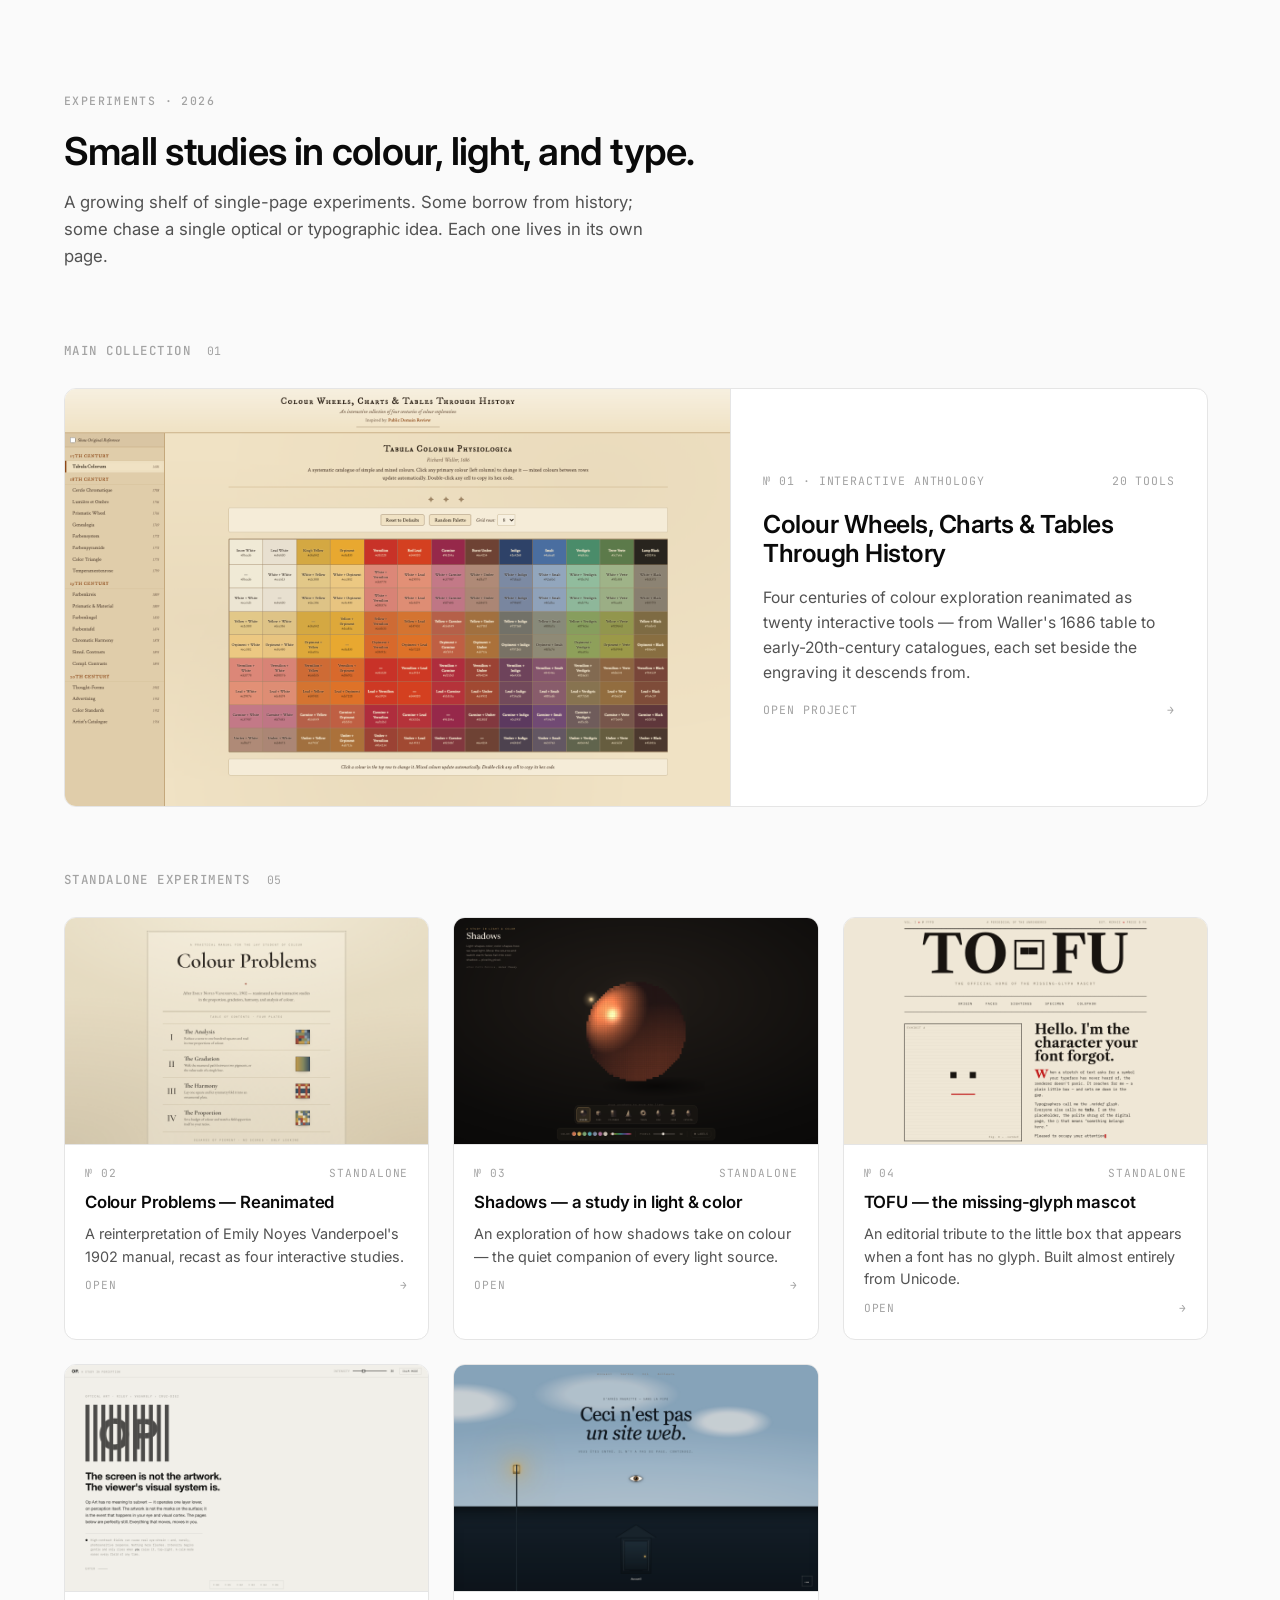
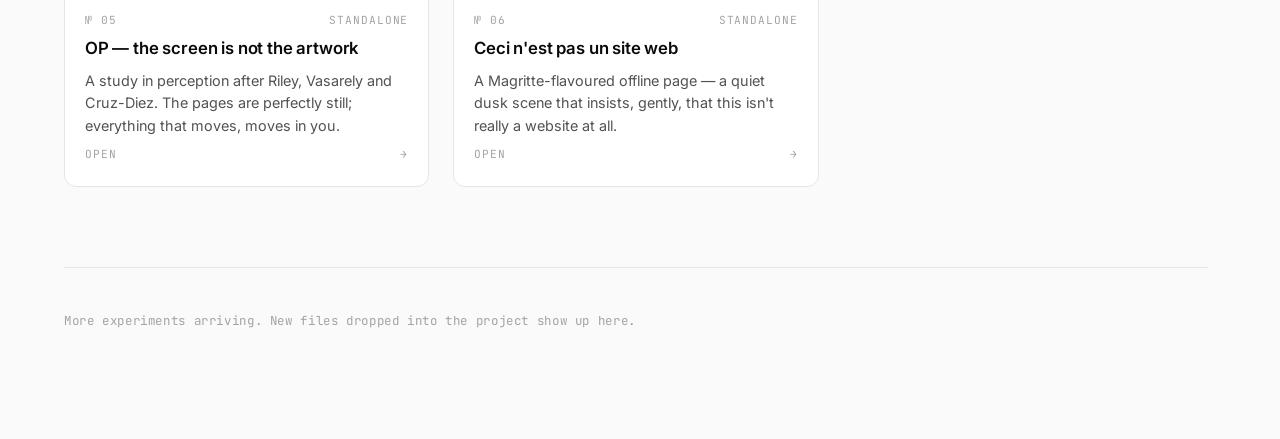
<file: index.html>
<!DOCTYPE html>
<html lang="en">
<head>
  <meta charset="UTF-8">
  <meta name="viewport" content="width=device-width, initial-scale=1.0">
  <title>Experiments — Esen Espinosa</title>
  <link rel="preconnect" href="https://fonts.googleapis.com">
  <link rel="preconnect" href="https://fonts.gstatic.com" crossorigin>
  <link href="https://fonts.googleapis.com/css2?family=Inter:wght@400;500;600;700&family=JetBrains+Mono:wght@400;500&display=swap" rel="stylesheet">
  <style>
    :root {
      --bg: #fafafa;
      --surface: #ffffff;
      --text: #0a0a0a;
      --text-muted: #525252;
      --text-faint: #a3a3a3;
      --border: #e5e5e5;
      --border-strong: #d4d4d4;
      --accent: #0a0a0a;
      --radius: 12px;
      --radius-sm: 6px;
    }

    @media (prefers-color-scheme: dark) {
      :root {
        --bg: #0a0a0a;
        --surface: #141414;
        --text: #fafafa;
        --text-muted: #a3a3a3;
        --text-faint: #525252;
        --border: #262626;
        --border-strong: #404040;
        --accent: #fafafa;
      }
    }

    *, *::before, *::after { box-sizing: border-box; }
    html, body { margin: 0; padding: 0; }

    body {
      font-family: 'Inter', -apple-system, BlinkMacSystemFont, 'Segoe UI', sans-serif;
      background: var(--bg);
      color: var(--text);
      font-size: 15px;
      line-height: 1.5;
      -webkit-font-smoothing: antialiased;
      -moz-osx-font-smoothing: grayscale;
    }

    .page {
      max-width: 1240px;
      margin: 0;
      padding: 5rem 2rem 6rem 4rem;
    }

    /* ── Header ──────────────────────────── */
    header {
      max-width: 640px;
      margin-bottom: 4.5rem;
    }

    .label {
      font-family: 'JetBrains Mono', ui-monospace, monospace;
      font-size: 0.72rem;
      font-weight: 500;
      color: var(--text-faint);
      letter-spacing: 0.12em;
      text-transform: uppercase;
      margin-bottom: 1.25rem;
    }

    h1 {
      font-size: clamp(1.75rem, 3vw, 2.4rem);
      font-weight: 600;
      letter-spacing: -0.02em;
      line-height: 1.15;
      margin: 0 0 1rem;
      color: var(--text);
    }

    .lede {
      font-size: 1.05rem;
      color: var(--text-muted);
      line-height: 1.6;
      max-width: 56ch;
      margin: 0;
    }

    /* ── Section heading ──────────────────── */
    .section-head {
      display: flex;
      align-items: baseline;
      gap: 1rem;
      margin: 0 0 1.75rem;
    }

    .section-head h2 {
      font-size: 0.78rem;
      font-family: 'JetBrains Mono', ui-monospace, monospace;
      font-weight: 500;
      letter-spacing: 0.12em;
      text-transform: uppercase;
      color: var(--text-faint);
      margin: 0;
    }

    .section-head .count {
      font-size: 0.72rem;
      font-family: 'JetBrains Mono', ui-monospace, monospace;
      color: var(--text-faint);
    }

    section + section { margin-top: 4rem; }

    /* ── Grid ─────────────────────────────── */
    .grid {
      display: grid;
      grid-template-columns: repeat(auto-fill, minmax(340px, 1fr));
      gap: 1.5rem;
    }

    /* ── Card ─────────────────────────────── */
    .card {
      display: flex;
      flex-direction: column;
      background: var(--surface);
      border: 1px solid var(--border);
      border-radius: var(--radius);
      overflow: hidden;
      text-decoration: none;
      color: inherit;
      transition: transform 200ms ease, border-color 200ms ease, box-shadow 200ms ease;
    }

    .card:hover {
      border-color: var(--border-strong);
      transform: translateY(-3px);
      box-shadow: 0 12px 32px -12px rgba(0, 0, 0, 0.12);
    }

    .card .thumb {
      position: relative;
      aspect-ratio: 16 / 10;
      overflow: hidden;
      background: var(--bg);
      border-bottom: 1px solid var(--border);
    }

    .card .thumb img {
      width: 100%;
      height: 100%;
      object-fit: cover;
      object-position: top center;
      display: block;
      transition: transform 400ms ease;
    }

    .card:hover .thumb img { transform: scale(1.02); }

    .card .body {
      padding: 1.25rem 1.25rem 1.4rem;
      display: flex;
      flex-direction: column;
      gap: 0.6rem;
    }

    .card .meta-row {
      display: flex;
      justify-content: space-between;
      align-items: center;
      font-family: 'JetBrains Mono', ui-monospace, monospace;
      font-size: 0.7rem;
      color: var(--text-faint);
      letter-spacing: 0.08em;
      text-transform: uppercase;
    }

    .card h3 {
      font-size: 1.05rem;
      font-weight: 600;
      letter-spacing: -0.01em;
      line-height: 1.3;
      margin: 0;
      color: var(--text);
    }

    .card p {
      font-size: 0.9rem;
      color: var(--text-muted);
      line-height: 1.55;
      margin: 0;
    }

    .arrow {
      display: inline-block;
      transition: transform 200ms ease;
    }

    .card:hover .arrow { transform: translateX(3px); }

    /* ── Featured (full-width, 2-col) ──────── */
    .featured {
      display: grid;
      grid-template-columns: 1.4fr 1fr;
      background: var(--surface);
      border: 1px solid var(--border);
      border-radius: var(--radius);
      overflow: hidden;
      text-decoration: none;
      color: inherit;
      transition: transform 200ms ease, border-color 200ms ease, box-shadow 200ms ease;
    }

    .featured:hover {
      border-color: var(--border-strong);
      transform: translateY(-3px);
      box-shadow: 0 12px 32px -12px rgba(0, 0, 0, 0.12);
    }

    .featured .thumb {
      position: relative;
      aspect-ratio: 16 / 10;
      overflow: hidden;
      background: var(--bg);
      border-right: 1px solid var(--border);
    }

    .featured .thumb img {
      width: 100%;
      height: 100%;
      object-fit: cover;
      object-position: top left;
      display: block;
      transition: transform 400ms ease;
    }

    .featured:hover .thumb img { transform: scale(1.02); }

    .featured .body {
      padding: 2rem 2rem 2rem;
      display: flex;
      flex-direction: column;
      justify-content: center;
      gap: 1rem;
    }

    .featured h3 {
      font-size: 1.55rem;
      font-weight: 600;
      letter-spacing: -0.02em;
      line-height: 1.2;
      margin: 0;
    }

    .featured p {
      font-size: 0.98rem;
      color: var(--text-muted);
      line-height: 1.6;
      margin: 0;
      max-width: 42ch;
    }

    .featured .meta-row {
      display: flex;
      justify-content: space-between;
      align-items: center;
      font-family: 'JetBrains Mono', ui-monospace, monospace;
      font-size: 0.72rem;
      color: var(--text-faint);
      letter-spacing: 0.08em;
      text-transform: uppercase;
      margin-bottom: 0.25rem;
    }

    /* ── Footer ───────────────────────────── */
    footer {
      margin-top: 5rem;
      padding-top: 2rem;
      border-top: 1px solid var(--border);
      font-size: 0.78rem;
      font-family: 'JetBrains Mono', ui-monospace, monospace;
      color: var(--text-faint);
      letter-spacing: 0.05em;
    }

    /* ── Responsive ───────────────────────── */
    @media (max-width: 880px) {
      .page { padding: 3.5rem 1.5rem 4rem 1.75rem; }
      .featured { grid-template-columns: 1fr; }
      .featured .thumb { border-right: none; border-bottom: 1px solid var(--border); }
      .featured .body { padding: 1.5rem 1.5rem 1.75rem; }
      .featured h3 { font-size: 1.3rem; }
      header { margin-bottom: 3rem; }
    }

    @media (max-width: 520px) {
      .grid { grid-template-columns: 1fr; }
    }
  </style>
</head>
<body>
  <div class="page">
    <header>
      <p class="label">Experiments · 2026</p>
      <h1>Small studies in colour, light, and type.</h1>
      <p class="lede">A growing shelf of single-page experiments. Some borrow from history; some chase a single optical or typographic idea. Each one lives in its own page.</p>
    </header>

    <section>
      <div class="section-head">
        <h2>Main Collection</h2>
        <span class="count">01</span>
      </div>

      <a class="featured" href="colour-wheels-history/index.html">
        <div class="thumb">
          <img src="screenshots/colour-wheels-history.png" alt="Screenshot of the Colour Wheels, Charts & Tables Through History project — a tabular catalogue of historical colour systems set on parchment.">
        </div>
        <div class="body">
          <div class="meta-row"><span>№ 01 · Interactive Anthology</span><span>20 tools</span></div>
          <h3>Colour Wheels, Charts &amp; Tables Through History</h3>
          <p>Four centuries of colour exploration reanimated as twenty interactive tools — from Waller's 1686 table to early-20th-century catalogues, each set beside the engraving it descends from.</p>
          <div class="meta-row"><span>Open project</span><span class="arrow">→</span></div>
        </div>
      </a>
    </section>

    <section>
      <div class="section-head">
        <h2>Standalone Experiments</h2>
        <span class="count">05</span>
      </div>

      <div class="grid">
        <a class="card" href="colorful-standalones/Colour Problems.html">
          <div class="thumb">
            <img src="screenshots/colour-problems.png" alt="Screenshot of Colour Problems — an editorial table of contents listing four colour studies.">
          </div>
          <div class="body">
            <div class="meta-row"><span>№ 02</span><span>Standalone</span></div>
            <h3>Colour Problems — Reanimated</h3>
            <p>A reinterpretation of Emily Noyes Vanderpoel's 1902 manual, recast as four interactive studies.</p>
            <div class="meta-row"><span>Open</span><span class="arrow">→</span></div>
          </div>
        </a>

        <a class="card" href="colorful-standalones/Shadows (standalone).html">
          <div class="thumb">
            <img src="screenshots/shadows.png" alt="Screenshot of Shadows — a glowing pixelated sphere on a dark background.">
          </div>
          <div class="body">
            <div class="meta-row"><span>№ 03</span><span>Standalone</span></div>
            <h3>Shadows — a study in light &amp; color</h3>
            <p>An exploration of how shadows take on colour — the quiet companion of every light source.</p>
            <div class="meta-row"><span>Open</span><span class="arrow">→</span></div>
          </div>
        </a>

        <a class="card" href="colorful-standalones/TOFU-Unicode-Mascot.html">
          <div class="thumb">
            <img src="screenshots/tofu.png" alt="Screenshot of TOFU — a periodical-style page introducing the missing-glyph mascot with large serif lettering.">
          </div>
          <div class="body">
            <div class="meta-row"><span>№ 04</span><span>Standalone</span></div>
            <h3>TOFU — the missing-glyph mascot</h3>
            <p>An editorial tribute to the little box that appears when a font has no glyph. Built almost entirely from Unicode.</p>
            <div class="meta-row"><span>Open</span><span class="arrow">→</span></div>
          </div>
        </a>

        <a class="card" href="colorful-standalones/OP Art (standalone).html">
          <div class="thumb">
            <img src="screenshots/op-art.png" alt="Screenshot of OP — a striped op-art rendering of the letters O and P over a study-in-perception masthead.">
          </div>
          <div class="body">
            <div class="meta-row"><span>№ 05</span><span>Standalone</span></div>
            <h3>OP — the screen is not the artwork</h3>
            <p>A study in perception after Riley, Vasarely and Cruz-Diez. The pages are perfectly still; everything that moves, moves in you.</p>
            <div class="meta-row"><span>Open</span><span class="arrow">→</span></div>
          </div>
        </a>

        <a class="card" href="colorful-standalones/Ceci nest pas un site web (offline).html">
          <div class="thumb">
            <img src="screenshots/ceci-nest-pas.png" alt="Screenshot of Ceci n'est pas un site web — a dusk-lit scene with a streetlamp, an eye, and a small door under serif lettering.">
          </div>
          <div class="body">
            <div class="meta-row"><span>№ 06</span><span>Standalone</span></div>
            <h3>Ceci n'est pas un site web</h3>
            <p>A Magritte-flavoured offline page — a quiet dusk scene that insists, gently, that this isn't really a website at all.</p>
            <div class="meta-row"><span>Open</span><span class="arrow">→</span></div>
          </div>
        </a>
      </div>
    </section>

    <footer>
      <p>More experiments arriving. New files dropped into the project show up here.</p>
    </footer>
  </div>
</body>
</html>
</file>
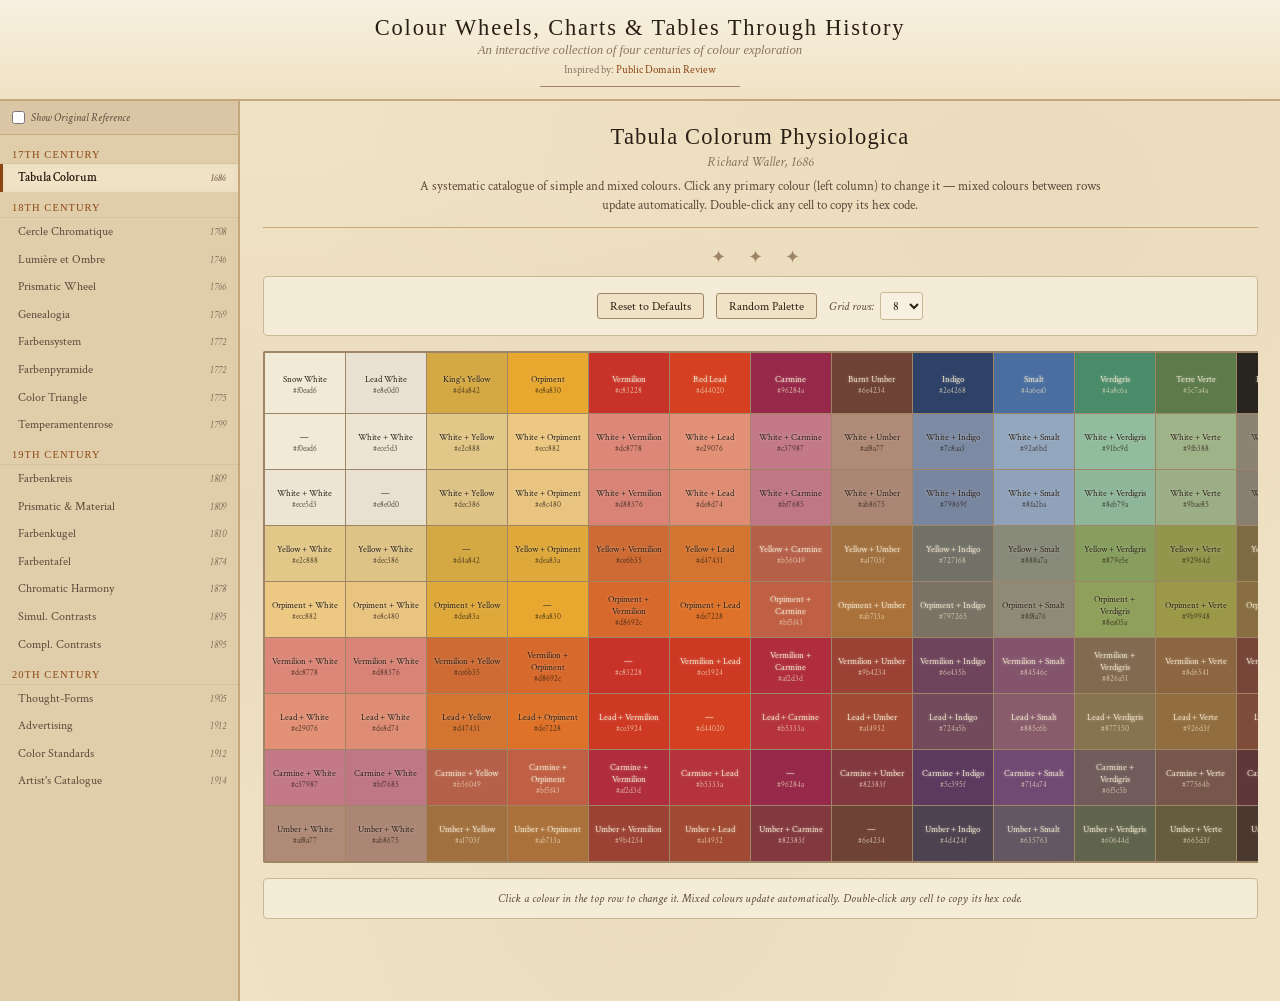
<file: colour-wheels-history/index.html>
<!DOCTYPE html>
<html lang="en">
<head>
  <meta charset="UTF-8">
  <meta name="viewport" content="width=device-width, initial-scale=1.0">
  <title>Colour Wheels, Charts & Tables Through History — Interactive Collection</title>
  <link rel="stylesheet" href="css/main.css">
</head>
<body>

  <header class="site-header">
    <h1 class="site-title">Colour Wheels, Charts & Tables Through History</h1>
    <p class="site-subtitle">An interactive collection of four centuries of colour exploration</p>
    <p class="site-inspired">Inspired by: <a href="https://publicdomainreview.org/collection/colour-wheels-charts-and-tables-through-history/" target="_blank" rel="noopener">Public Domain Review</a></p>
  </header>

  <div class="app-layout">
    <!-- Sidebar Navigation -->
    <aside class="sidebar" id="sidebar">
      <div class="sidebar-toggle-area">
        <label class="sidebar-toggle-label">
          <input type="checkbox" id="toggle-reference">
          Show Original Reference
        </label>
      </div>
      <nav class="sidebar-nav" id="nav-scroll"></nav>
    </aside>

    <!-- Hamburger for mobile -->
    <button class="sidebar-hamburger" id="sidebar-hamburger" aria-label="Toggle navigation">
      <span></span><span></span><span></span>
    </button>

    <!-- Main Content -->
    <main id="main-content"></main>
  </div>

  <!-- Core framework -->
  <script src="js/app.js"></script>

  <!-- Individual tools (modular — edit any one without affecting others) -->
  <script src="js/tools/01-waller.js"></script>
  <script src="js/tools/02-boutet.js"></script>
  <script src="js/tools/03-gautier.js"></script>
  <script src="js/tools/04-harris.js"></script>
  <script src="js/tools/05-schaffer.js"></script>
  <script src="js/tools/06-schiffermuller.js"></script>
  <script src="js/tools/07-mayer.js"></script>
  <script src="js/tools/08-lambert.js"></script>
  <script src="js/tools/09-temperamentenrose.js"></script>
  <script src="js/tools/10-goethe.js"></script>
  <script src="js/tools/11-sowerby.js"></script>
  <script src="js/tools/12-runge.js"></script>
  <script src="js/tools/13-bezold.js"></script>
  <script src="js/tools/14-babbitt.js"></script>
  <script src="js/tools/15-maycock-simultaneous.js"></script>
  <script src="js/tools/16-maycock-complementary.js"></script>
  <script src="js/tools/17-thought-forms.js"></script>
  <script src="js/tools/18-advertising.js"></script>
  <script src="js/tools/19-ridgeway.js"></script>
  <script src="js/tools/20-catalogue.js"></script>

  <!-- Initialize after all tools are registered -->
  <script>
    document.addEventListener('DOMContentLoaded', () => {
      ColorTools.init();
      document.getElementById('toggle-reference').addEventListener('change', (e) => {
        ColorTools.toggleReference(e.target.checked);
      });
      // Mobile hamburger toggle
      document.getElementById('sidebar-hamburger').addEventListener('click', () => {
        document.getElementById('sidebar').classList.toggle('open');
      });
      // Close sidebar on tool select (mobile)
      document.getElementById('nav-scroll').addEventListener('click', (e) => {
        if (e.target.closest('.nav-tab')) {
          document.getElementById('sidebar').classList.remove('open');
        }
      });
    });
  </script>

</body>
</html>
</file>
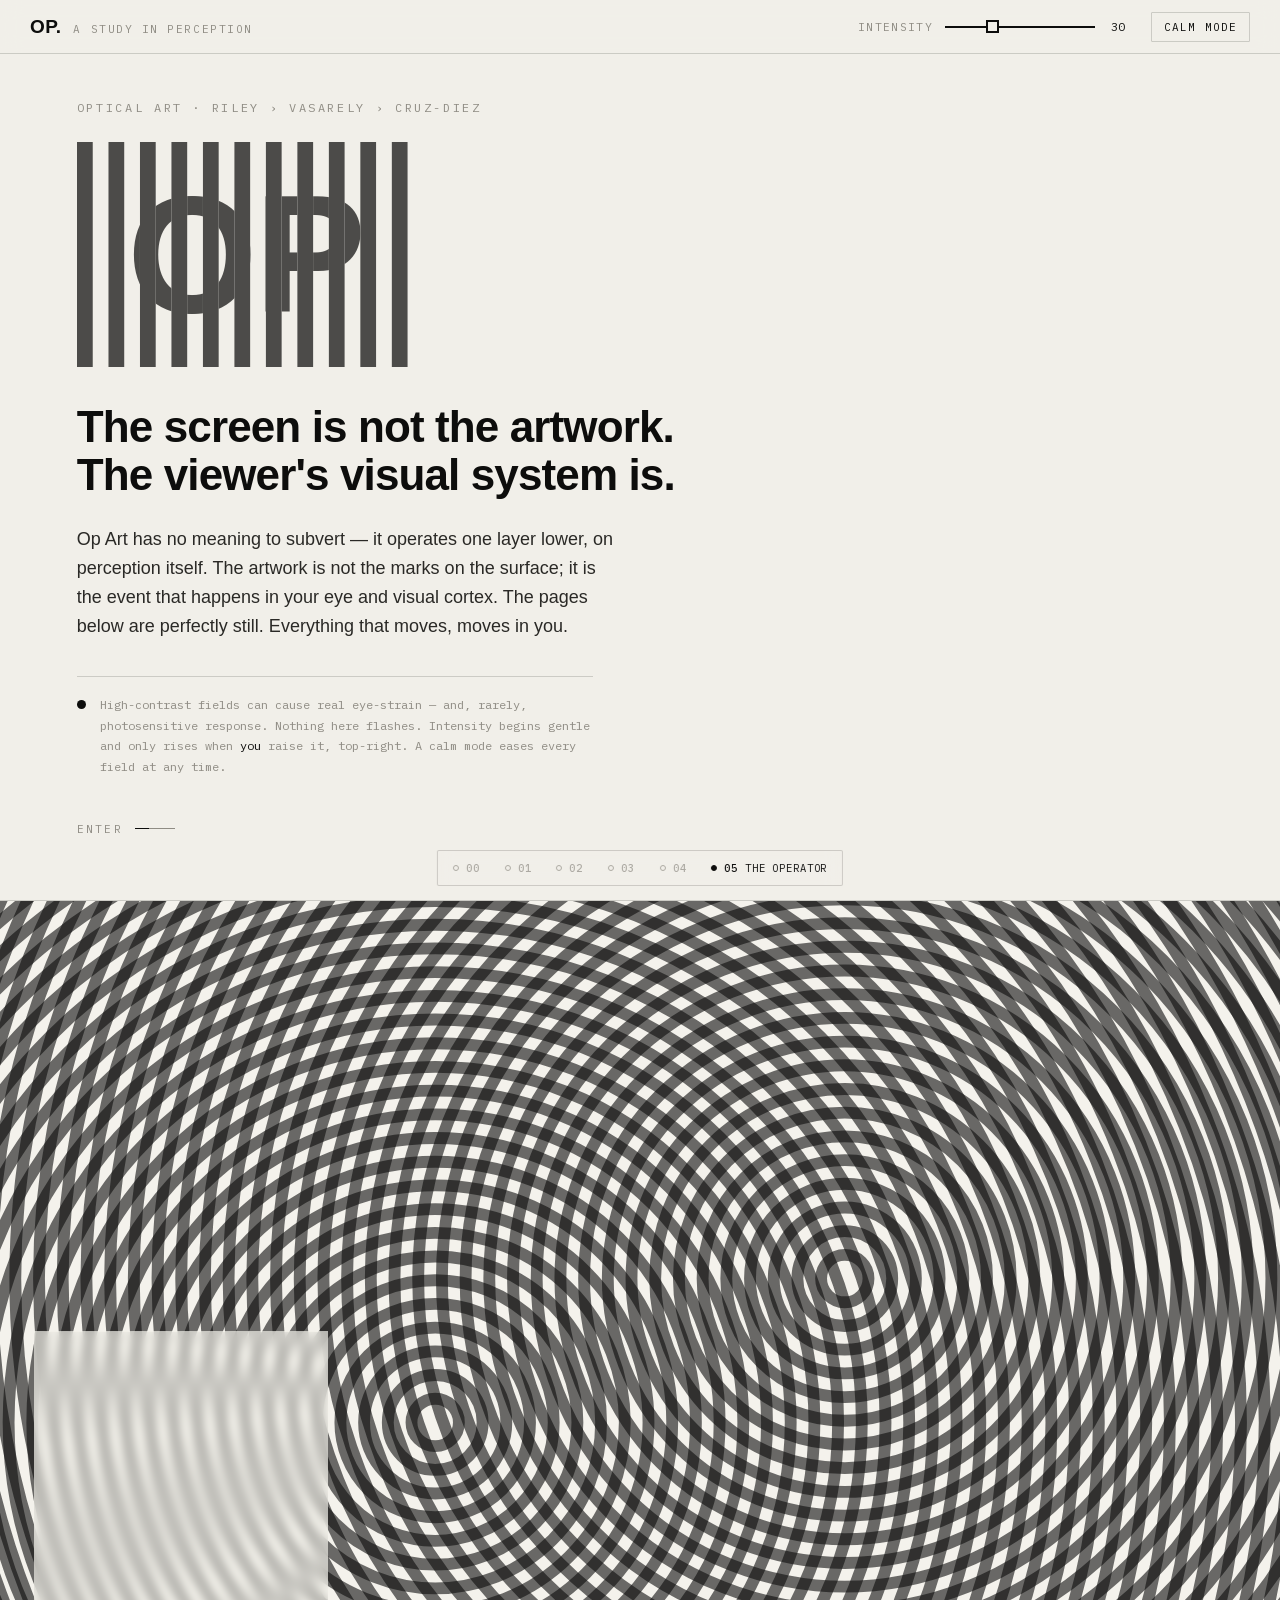
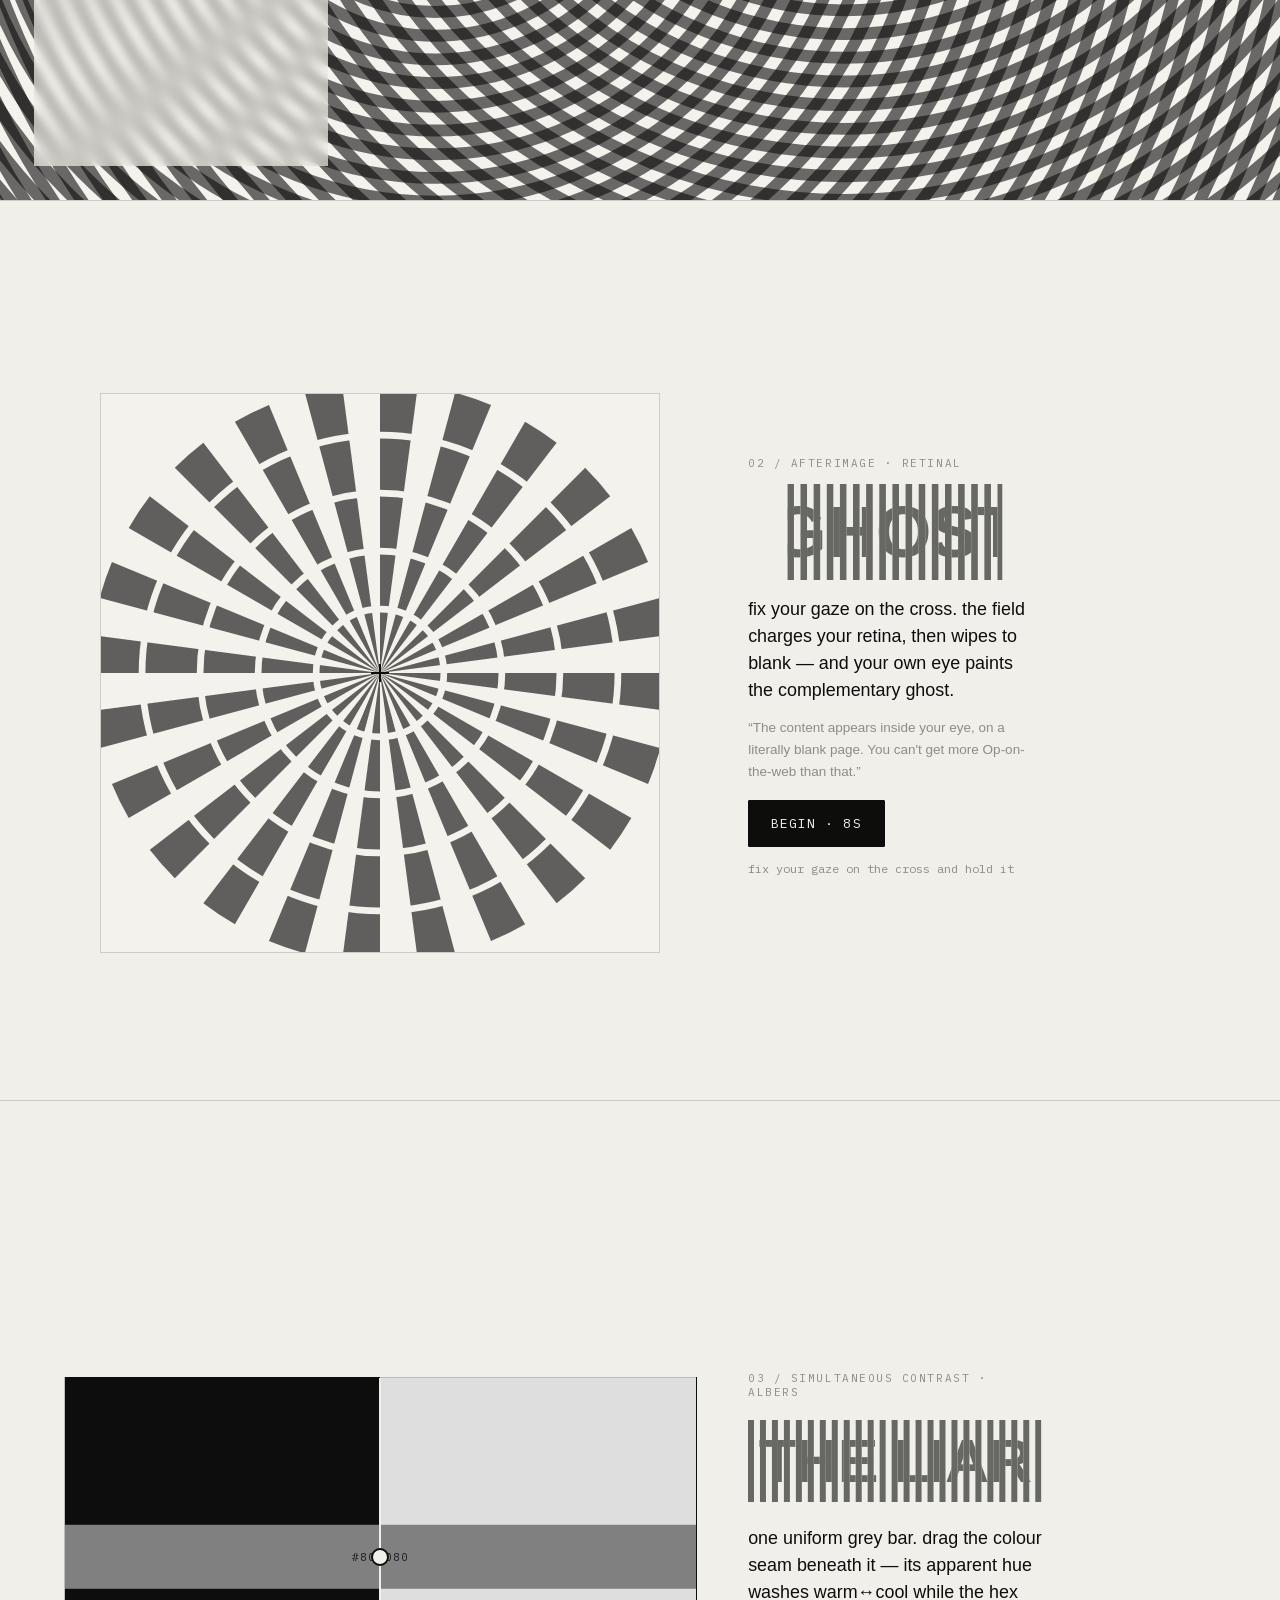
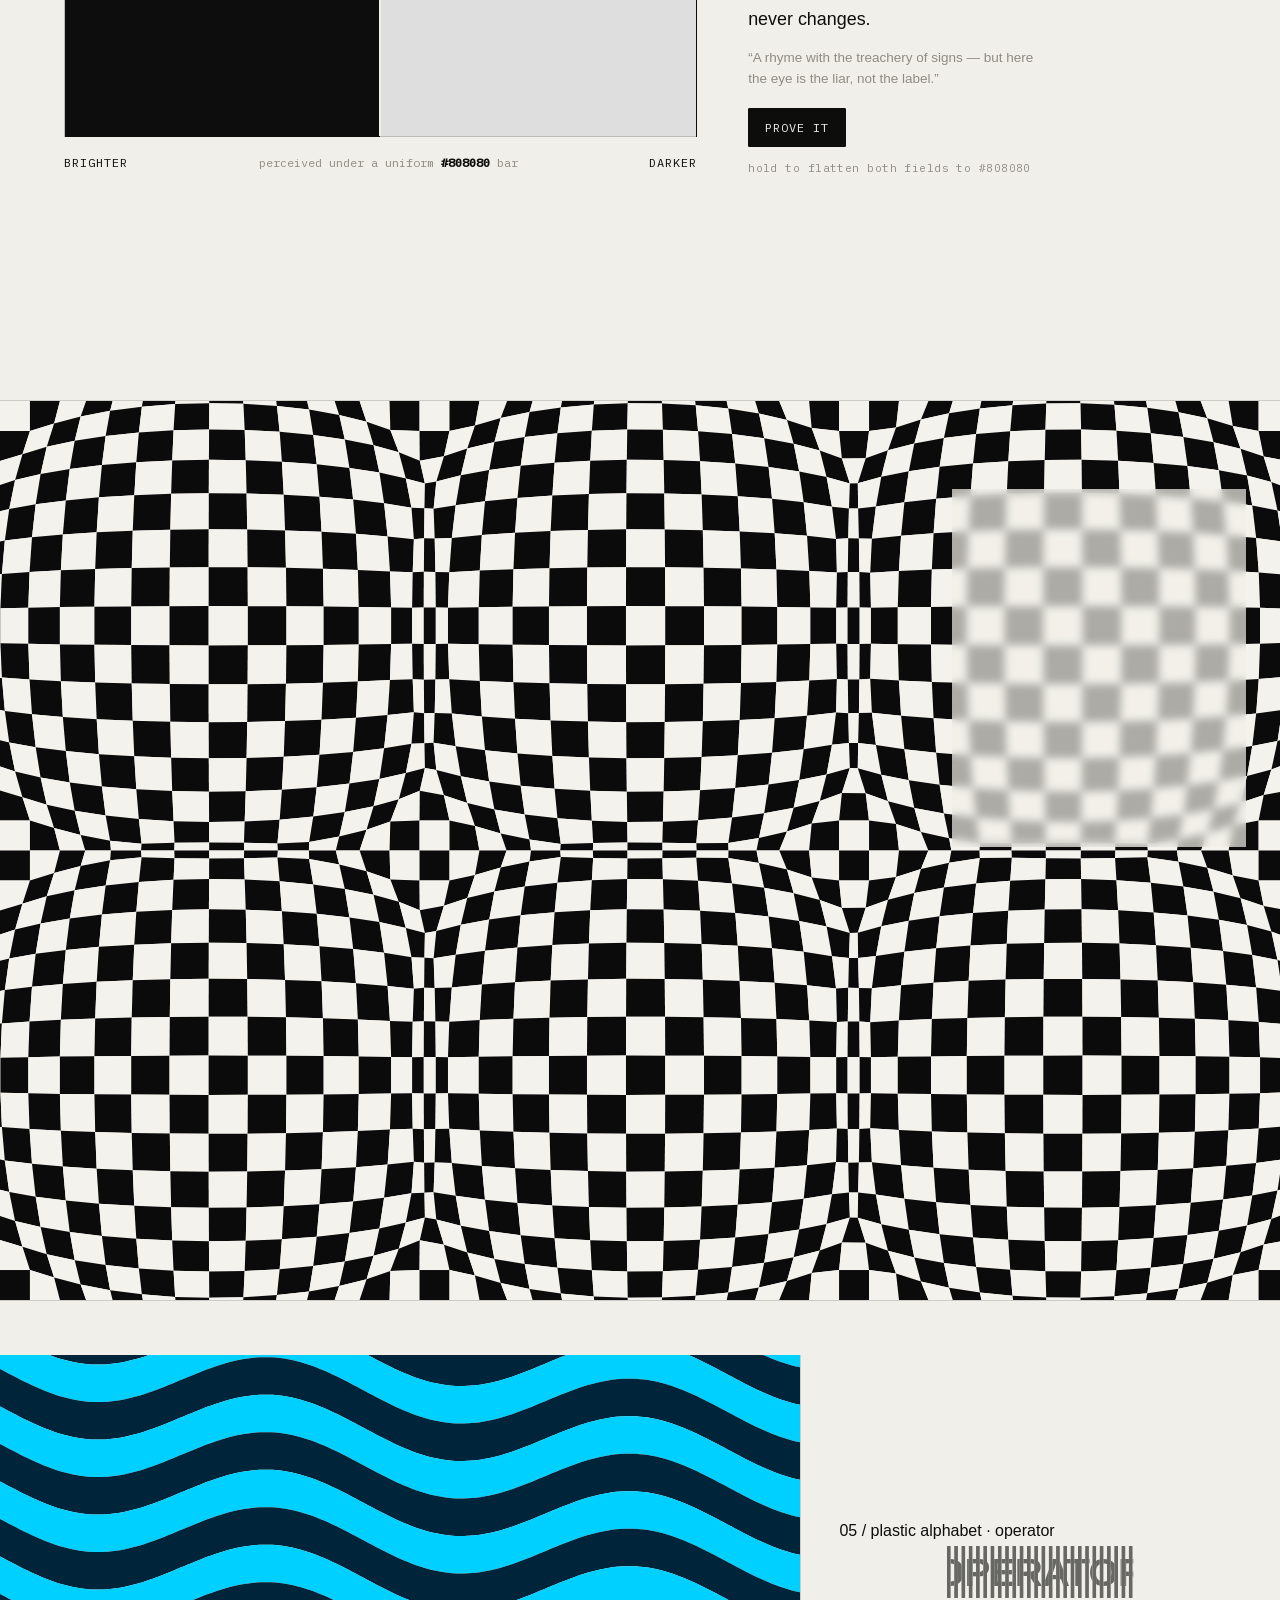
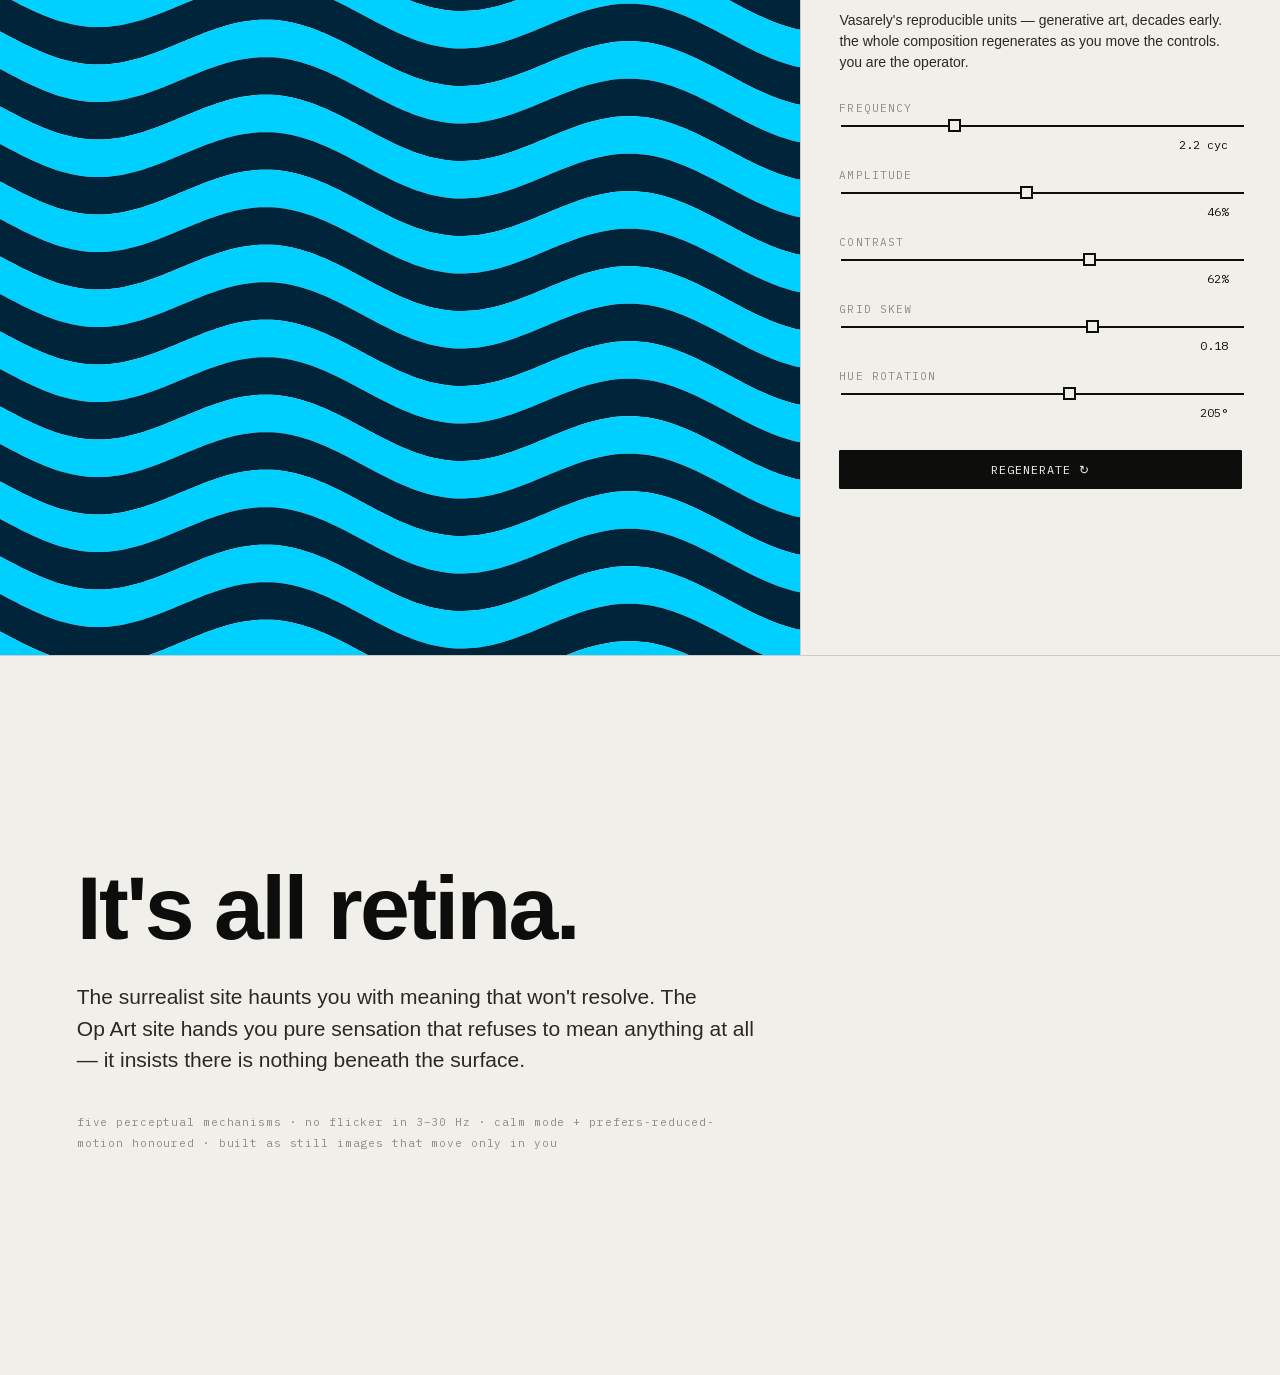
<file: colorful-standalones/OP Art (standalone).html>
<!DOCTYPE html>
<html>
<head>
  <meta charset="utf-8">
  <title>OP — the screen is not the artwork</title>
  <style>
    * { margin: 0; padding: 0; box-sizing: border-box; }
    body { background: #f1efe9; display: flex; align-items: center; justify-content: center; min-height: 100vh; font-family: -apple-system, BlinkMacSystemFont, sans-serif; }
    #__bundler_loading { position: fixed; bottom: 20px; right: 20px; font: 13px/1.4 -apple-system, BlinkMacSystemFont, sans-serif; color: #666; background: #fff; padding: 8px 14px; border-radius: 8px; box-shadow: 0 1px 4px rgba(0,0,0,0.12); z-index: 10000; }
    #__bundler_thumbnail { position: fixed; inset: 0; width: 100%; height: 100%; display: flex; align-items: center; justify-content: center; background: #f1efe9; z-index: 9999; }
    #__bundler_thumbnail svg { width: 100%; height: 100%; object-fit: contain; }
    #__bundler_placeholder { color: #999; font-size: 14px; }
  </style>
  <noscript>
    <style>#__bundler_loading { display: none; }</style>
    <div style="position:fixed;bottom:12px;left:12px;font:13px/1.4 -apple-system,BlinkMacSystemFont,sans-serif;color:#999;background:rgba(255,255,255,0.9);padding:6px 12px;border-radius:6px;box-shadow:0 1px 4px rgba(0,0,0,0.08);z-index:10000;">
      This page requires JavaScript to display.
    </div>
  </noscript>
</head>
<body>
  <div id="__bundler_thumbnail">
  <svg viewBox="0 0 1200 800" xmlns="http://www.w3.org/2000/svg">
    <rect width="1200" height="800" fill="#f1efe9"></rect>
    <g fill="#0d0d0c">
      <circle cx="600" cy="400" r="300" fill="none" stroke="#0d0d0c" stroke-width="22"></circle>
      <circle cx="600" cy="400" r="230" fill="none" stroke="#0d0d0c" stroke-width="22"></circle>
      <circle cx="600" cy="400" r="160" fill="none" stroke="#0d0d0c" stroke-width="22"></circle>
      <circle cx="600" cy="400" r="90" fill="none" stroke="#0d0d0c" stroke-width="22"></circle>
      <circle cx="600" cy="400" r="22"></circle>
    </g>
  </svg>
</div>
  <div id="__bundler_loading">Unpacking...</div>

  <script>
    
document.addEventListener('DOMContentLoaded', async function() {
  const loading = document.getElementById('__bundler_loading');
  function setStatus(msg) { if (loading) loading.textContent = msg; }

  // Error sink persists across replaceWith since it's on window, not the DOM.
  window.addEventListener('error', function(e) {
    var p = document.body || document.documentElement;
    var d = document.getElementById('__bundler_err') || p.appendChild(document.createElement('div'));
    d.id = '__bundler_err';
    d.style.cssText = 'position:fixed;bottom:12px;left:12px;right:12px;font:12px/1.4 ui-monospace,monospace;background:#2a1215;color:#ff8a80;padding:10px 14px;border-radius:8px;border:1px solid #5c2b2e;z-index:99999;white-space:pre-wrap;max-height:40vh;overflow:auto';
    d.textContent = (d.textContent ? d.textContent + String.fromCharCode(10) : '') +
      '[bundle] ' + (e.message || e.type) +
      (e.filename ? ' (' + e.filename.slice(0, 60) + ':' + e.lineno + ')' : '');
  }, true);

  try {
    const manifestEl = document.querySelector('script[type="__bundler/manifest"]');
    const templateEl = document.querySelector('script[type="__bundler/template"]');
    if (!manifestEl || !templateEl) {
      setStatus('Error: missing bundle data');
      console.error('[bundler] Missing script tags — manifestEl:', !!manifestEl, 'templateEl:', !!templateEl);
      return;
    }

    const manifest = JSON.parse(manifestEl.textContent);
    let template = JSON.parse(templateEl.textContent);

    const uuids = Object.keys(manifest);
    setStatus('Unpacking ' + uuids.length + ' assets...');

    const blobUrls = {};
    await Promise.all(uuids.map(async (uuid) => {
      const entry = manifest[uuid];
      try {
        const binaryStr = atob(entry.data);
        const bytes = new Uint8Array(binaryStr.length);
        for (let i = 0; i < binaryStr.length; i++) bytes[i] = binaryStr.charCodeAt(i);

        let finalBytes = bytes;
        if (entry.compressed) {
          if (typeof DecompressionStream !== 'undefined') {
            const ds = new DecompressionStream('gzip');
            const writer = ds.writable.getWriter();
            const reader = ds.readable.getReader();
            writer.write(bytes);
            writer.close();
            const chunks = [];
            let totalLen = 0;
            while (true) {
              const { done, value } = await reader.read();
              if (done) break;
              chunks.push(value);
              totalLen += value.length;
            }
            finalBytes = new Uint8Array(totalLen);
            let offset = 0;
            for (const chunk of chunks) { finalBytes.set(chunk, offset); offset += chunk.length; }
          } else {
            console.warn('DecompressionStream not available, asset ' + uuid + ' may not render');
          }
        }

        blobUrls[uuid] = URL.createObjectURL(new Blob([finalBytes], { type: entry.mime }));
      } catch (err) {
        console.error('Failed to decode asset ' + uuid + ':', err);
        blobUrls[uuid] = URL.createObjectURL(new Blob([], { type: entry.mime }));
      }
    }));

    const extResEl = document.querySelector('script[type="__bundler/ext_resources"]');
    const extResources = extResEl ? JSON.parse(extResEl.textContent) : [];
    const resourceMap = {};
    for (const entry of extResources) {
      if (blobUrls[entry.uuid]) resourceMap[entry.id] = blobUrls[entry.uuid];
    }

    setStatus('Rendering...');
    for (const uuid of uuids) template = template.split(uuid).join(blobUrls[uuid]);

    // Strip integrity + crossorigin — blob URLs from a file:// document inherit
    // a null origin, so crossorigin forces a CORS fetch that SRI then rejects.
    // The manifest bytes are ours; SRI protects against CDN compromise, not this.
    template = template.replace(/\s+integrity="[^"]*"/gi, '').replace(/\s+crossorigin="[^"]*"/gi, '');

    const resourceScript = '<script>window.__resources = ' +
      JSON.stringify(resourceMap).split('</' + 'script>').join('<\\/' + 'script>') +
      ';</' + 'script>';
    // Inject after <head> so the DOCTYPE stays first; prepending the script
    // would push the parser into quirks mode. DOMParser always emits a <head>
    // (synthesizing one if the source HTML omitted it) but may carry
    // attributes through, so match the full opening tag. slice() rather than
    // replace() keeps us clear of $-pattern substitution in resourceScript.
    const headOpen = template.match(/<head[^>]*>/i);
    if (headOpen) {
      const i = headOpen.index + headOpen[0].length;
      template = template.slice(0, i) + resourceScript + template.slice(i);
    }

    // Parse the template and swap the root element. Scripts inserted via
    // DOMParser/replaceWith are inert per spec — re-create each with
    // createElement so they execute, awaiting onload for src scripts to
    // preserve ordering (React before ReactDOM before Babel before text/babel).
    const doc = new DOMParser().parseFromString(template, 'text/html');
    document.documentElement.replaceWith(doc.documentElement);
    const dead = Array.from(document.scripts);
    for (const old of dead) {
      const s = document.createElement('script');
      for (const a of old.attributes) s.setAttribute(a.name, a.value);
      s.textContent = old.textContent;
      // text/babel scripts with a src: fetch and inline. transformScriptTags
      // does XHR against the src, but blob:null/ from a file:// origin is
      // silently dropped. Inlining makes it a plain inline babel script,
      // which transformScriptTags handles unconditionally.
      if ((s.type === 'text/babel' || s.type === 'text/jsx') && s.src) {
        const r = await fetch(s.src);
        s.textContent = await r.text();
        s.removeAttribute('src');
      }
      const p = s.src ? new Promise(function(r) { s.onload = s.onerror = r; }) : null;
      old.replaceWith(s);
      if (p) await p;
    }
    // Babel standalone auto-transforms type=text/babel on DOMContentLoaded,
    // which fired before we swapped the document. Trigger manually if present.
    if (window.Babel && typeof window.Babel.transformScriptTags === 'function') {
      window.Babel.transformScriptTags();
    }
  } catch (err) {
    setStatus('Error unpacking: ' + err.message);
    console.error('Bundle unpack error:', err);
  }
});

  </script>

  <script type="__bundler/manifest">
{"f23ee17a-f134-4f35-a89f-81f3163435bd":{"mime":"application/javascript","compressed":true,"data":"H4sIAAAAAAAAE61W227cNhB991ecvMSSV5Z3k7YoLCtB0iZ1gLY2nMZJYPiBK41WdGhKJblrqYWBfkS/sF9SDHXZXdtIUyB6EaWZOXOf4cEe0q/37AB464STlcb0G/zz1994/eand2evcICfzk7e/fojEIjCkcG5sMKQaiO4knBOCwFLRpINGeQFCiUcFkbmcKVwsDeklIXUroKtSzJkMV+qhdQLuOpGmBxttYxxXK3IQPQ8EDpnOOk6boLUKzKuBxJg1Bi/[base64]/CJcGV9LHbzHgRdg6w+8AId1Gn83Cm26M/wrKoOA3TfscgKDIy+bwEwmYc+0wZZ1bBmOvLIE2SbbqCOul7YM/kRziCDDBNP427C3D3t4H6E9RGDWBO/fHo4jnEWwcqEPMcNtOFiZG3ET9F+3d0JvnSG9cCUHH4bc0mhfbsE0nn0f+QBEnAQqiiAMk3vyubR10ERo18ljR/Omq4G87d6fuI5GVffCJ7u4SByNIVCeN4GcTNbQYzEzXMd4IcdsDNQVK2+wDxs3EVZsQuu/2sgnyie9bOvKBSvPEK4RZMGRPYKNz/D4MQyeYRpPp9PZphGDIocUBgfMnNwjXnPHSp4cY+0/x/4nHOIT9mBjzhPXWDDDPhz3cLgJkjeYpOzKHq4TjiN/tf5r5Lrd2X73+btoMEHOSeF3e/lw5ruqGL1ixx9lrgl7lO1eqYXqmrEWap2/vs9eIGWGWETIXvbnuXecT7WoyeD5xvmw47iDQkqNDSmaYPZdtNGdEY650J9O7+jWzSCTkVRdF5NSYQTdblGOB8ogf3CA2lBWXddLR76MlcgoB68bmZHdUnP+ASk03eC1qoR7+uSFMaINAs2Bnvkk6tYf75h3/vH/yo0tcdW1xBWOUug2wdWDA2XdOCl0c69bBjsu6iZC3V7yBuCGldjz0Yhw1Z/[base64]/CbG97nsw9wILcS76LSb34QUnSzlfKnd7izqdVnHmGD9iHiRUVjqfeBuGjJ7iqHoS5ZEp/C4kwJ8sj/I0u+MLU3tn0cVGZVyIrg8BGkFsWDzbk+fY6GZdOv2/uLJY8X28Wf2YDePH2huR54m2TyXq0jxAMUOLRep2w4PpWVSZjboJwkL/9wsQoEl1mOi87XT00a9yfbSvbn93R5jV1l8H+LtcpPjmN7XJuMyPn5ONoSNhKb6jpfvhtsWvIyj9oN1yDgJSl4QLTu+Pr8eQ0rvS5tHKuKPiPW23k78NhsnMbsl3/ArroQcRDDQAA"},"e06141a7-7bde-4d5b-8e67-c4fbcb1e9f81":{"mime":"application/javascript","compressed":true,"data":"H4sIAAAAAAAAE71Z/XLbNhL/30+xVTMhlUiU7MTtjW2546bpuHN17EvSZm46nQtELkmcQYAFQMmKopu+w9273P/3KH2SmwVAibTrXibtnJKxSHws9vO3u9DkEcz+uM8eAFxewS8//[base64]/jyS8///PJFM7fDROoNeaozVhj1qSYjSvlBM+VTtFAykQFj+GaC2GACQF+OtnqJGy7+MtOGxWzaXmBGWdxFP86+aOwbxgNj/fIa5MwD7MdRU8ITU+pwXfNRyt0p9QzmAuWXo+ZzMbLklsEc40CrZLHkCqhGg0ZZ0JgBlx6/w7DWjXWOaHxlBZ8rpklH01VVQusUFqmV1Azrg3UgpFkmBVIvu6+jXK2matGZrQy5+/eeV++vEq2Ms6c8wHMl0f0tQYur48g+nQ6p38RRXKNmkbyp/kBptEIWG9+3p1zpLYfweYojiB6yQWu4D//9sqAh+BUEcHGryeJ9dGHHN0nT3yoa5GW8TQ5/AymycEhHHw+jEbgNGaYbTSzmJG5+zvnnZ2fHdDOKewfHritkwkUBEC/Lsr3zDCNwkmzM4kzQgSbPYBNPz4JFX+XH3lX8oFgmjkZTOISXqGNW7/2h7SG5NK6IF4dwTR5Mh15/kkqlASzzskI3JznGeAWmvo4xDWr5o0pMXOI1wbCEUTzZVA+k7xiNJQzYTAQJ+pWNwiXNaEG8cPTBC7zHOYryDBnjbCepF3VRK/iN9Fop93JxA/Be4hSwSVPmXAvbcKIvKMwUYWTvaYBeA7xLrSHsN4qJAmswszvOIbNXtBXMzep5nOainM5hNkprJ1yE5ZlNHIMGm2jHTbPTv1URnGLfnbTah4t0aiZtpwJT8hxejn/[base64]/m6r44LZMqn4jttke+AIpsn+0yEcwd254y3wdim3OPzDbZP9eOzFuvC5khsqWypuCc+UFCtYligBb2rBU27FCpSEsxdfuZQdHCqBM7FkKwNGqGUQLKTeO7K1HvfwIXzSSZXhdSd/D91CbVeiqFF/LMp5vnLuIslT7ASSB76s1jDbKT4UARkueIpX/AbFS2a5ogJpfwQHIbpC8QCzwGdSoP2SkiGXxTPBUdqXmAYUbVcvt8ewm3h/5J81bYp1suSZLYe99eVvrS+RF6XdbvBMOCLtLr9yCY9Iwv46v7m/sOwvdByk9qYn4TMlLd7YODrIonahvSGkeq2ZNLnSVZzVegRT93/7GNYG3FvTphEsR1C6NR7xtrGmz74GW2plKW58M8AEGqrmSl6U41zjTw3KdOULbANxrSgQdKUWOKSoUxIh06x1S83yLhg7VgRa+KnBxlVsId0IZuyZLlwWbITo8RwnScJ00fUe6G6gueMwTMjraQ/[base64]/3oX5Kxc3hcEsXiGaSCmbMt9xYl8gjLqlZbMOgPYIW/k1J1zNRbum+x8Pj3nvrZ66085+K6etvSF+OEM+21DeAwuC9HGkk57/LlKccktmIsmGp0ZRKZEfwA0Vm8uSQ/n7+I4Tm7/IqUfJ7chzhShgUI98BPpt3dE2ifoKi7980uF2KoitnGPbrvOkT5Q0do+jk2m3jutMEz1pLbIuDnxrUq1coMLVKnwkRRwnPboBFw51rsJ5rsI6yrCoKgXGkJPUbu8qCunDY6jworRtPGg1/hzDXimUp+8imeM+Dj3aeGZINy7LnhGXEHkrUceSPikYhlYZ8JZDp17xC1dhY2xZVScEEwWGiU1Z+QDU0gvas23URFUEj2D/w6H3rbuC3Lls+VC0BWdxOQw17hRnV9IQcEgvmMMXULEWqRzQCa0/LOQpqaheorYG6ZMbd8Ewm8BIZpWCokEkDQqXX9LaiphdXCEq6omybQhKglKbJlialLANLbktPqlN4GQWpZtLRclcSnAkQ3KJmQqygYtcB8JZKZyYoBx6CKXlVoU6CzRtOQD4NxVqrwtdOZzOIKbWOQNXWNc6bO4WKorq3V/uvgSx3BPuH0xEsXVI/gj9NpyOq57jK/kxt2vRzag0yetw/IBSgE3pp/sUrmEFUWlsfTSbL5TJZPkmULiYH0+l0YhZF1F3sZIjQRvAY4oZnjx8HWu4eAZdfqhviilRFyZvVtVY3vv7z5UmuVQWFWNUlpKqRoXfzxHMSXSUkVffMN91KiNSUCJSFpZIlN/AIpsln05F/7Bdo54Q9NLyfPHnanfD66ZJ92iuwzuERqCRocTg8dj2/cz7Xj3tR9joEzaKA2Q6hUo3MYmheXryKX7waQUSqDOyZRUFl05m1ms8bi3Hk8CkaddrSe5cGNUcjeDuFKTxYv9nAg/X55u29O7QSBCZR6cPjftJMczZ2zUo0ApW4Jyp9o4P/tYfuMKIRkHXuXVlrdJh/ZmpMrUu2xNXNBc/+esEzqBB7YnMpUZ+/vvgWZvA2IPlJhrk53ebBk5oRfkjg2WwwLx6sebYZePPMBg/Wwc6P4GAzAF/20vD5ZgBh43eSWzMb0KXFK8KaS/mdwcHuAIATjam9TfIOOWe/2SAgFJfXg9OTCe3s8DoJZ97Dfv6Hsd/Obsvy2cDSo2AW460IMB3+/wRNBa+vmC2dpPTiZe2dT84DN3TQG5g4mVfuVBfih5uB864xk2mp9GxQ8SwTOIBMVVwyacdzZlBwibNBSpUiE4P+PRsA5Eracc4qLlazQXSOYoGWpwxeYIPRaPs+OtOciZFh0owNap7fQ2m51YxK/PNm4GcIwmg8N5u7e322HFNu47Lw261mPlm9fw/jaTI9cOC2GZw+WJPUm5MJfXV13Gq0HTuZdEPDGzMYC+14XnT86s0dq+ZciNmg0SL+NETR8LZdTwqgI8c1IyJu6daOXUe6fXL+wSfn9508KU7f9voxsyh6/c6XDRf+pxVNtMeu83D9iG8/WE7lyVeXF+6yg2njryEvr5I57XSV5vbiopt0JVt0cb1XefqyM+pcuH0i2aJfFP9GzRp6jh+oAB0Trz9261eD6a80N+zeJBNHbFf3s6TUSF1v9Cnlad9M7CY7Je+duR7mnvDTkwk/PZmfPljTwnajdDkh2pxM5qcnWN2aJVk2JxOsWqMR3bs1bkq/81CJi4uepAC4SGrtuvuv/P1u3Gmz6CSTaiXEN9Kq7zku4zX9tsYWnG76OxdMX0DEGqvcBaOplLJltG2XofMk2SJxv9Jlz0ouspj1W4Djvc2QGPgveF0cde4cAAA="},"6ae48434-c889-4322-8e45-bebbda739d02":{"mime":"application/javascript","compressed":true,"data":"H4sIAAAAAAAAE61WzW7jNhC++ylmL6GYWrLTNhcbbtFmUyBAFzaQ9lTsgRZHFhGKVMmRE2/WQB+i79J7H6VPUpD6sY2uW6NYXSSS8w0588031OQaFp/vGQFAJZSBv377HdbW0gyUkfgCRmzHUKPzyhMaAmUIjVe0A6mEHgNW6DZhgRRp9GPwubNaZ8HhWyzQOZRAFqhE0FZIwG2w9hb8zuSls8Y2Ht4u30HVkCBlDeTCMAIncoyo0nqK7j5juHA9GSVFY/K4YcLhdQQwjEP83VxujSdYrmABz8pI+5wtV/PRCGAyAWUUKaGVR5CCRCqInFo3hB4K6+Du8XEEIG3eVGgo6z/[base64]/7C2kvA+N58eYUHQJU6ZuiI2j95bhIeigoe/J/EvQUWZt5OHrKOoOy3snn9g51yp/YuMuoCGcAJjBm1Ml73lbE2G2WfvcqTUmiT9SUp9quLo6HFfkpLbY9Qp4s1hAy8Y5HvwZAnrny4Z4XwsZ4QvdWRML82IvQ15eh8zkWngf0pKR3Ww0JsyaQEiMnM8Hu9P9/NDi4vvPP8Ca2OvisLIS2TxyGYWUO2GelNkcKUgrQie03kElntDHO+aT/bBtS3AFvlRVha6tpnMN2dNOY6By5YIyaZewNMWqLgPT0+zrW/gCptktXMeOVxQJ5xnZH9QLyuQrPvQYGAoilPBkAoVyCNaEy7C9M+Hnh5NOhLLJUaaVbe8uYQy6/9GJAknLVda54yd9ev2f+ne9BlpHaw7rrFRSYlBRIbTHXmL7vj30/hwKuXsMJR9ueGC5rWqNhIx3F3FAovbY38D/VFT4sWDjaM7noz0PmL8B27lQXSAJAAA="},"90c52675-bbda-453f-905f-149c9ee8c3ea":{"mime":"application/javascript","compressed":true,"data":"H4sIAAAAAAAAE61W227bRhB911dMU8ckE5qinUvbyHJhuwlqwImM2GkDBAG8JEfkwqtddncoWTAE9KlfkH/pez8lX1Ls8iLJSmujjQRIvMyc2TlzZnb7j2D49T49ADgnRlxJiJ/A598/wfnJ63enF4dvXo7encPx6M3F28PzCwCfjQk1HIoEtQnhRBJqljpHNYZjJZQOLNpIIlSSj5WeQK5xDgnTEZzPEEugAiFVQlUaDLIJJCiRUQGcgMkMOBlgZck0SoKiQgs3Y6ZAAzOmJ5//+JQqJdwiZwUX6PAKvIYpExVCgoZnaMEkTlFDWjCZo4ngEErUKZZUMWExdTGfIMw4FQ6BNLK0QD23iRieSxMCXlt7KFDXUXCOwI27FJzpEKQie2fhBEtQRPDgTKupDf/A5ihYadBAoqiAMUeRGSAFEivSTLxwQAnTMGWS2wQjC/QV6wqP+j1/XMm6QH4ANz2AVElDMDqDIcy4zNQsGp0NuucCdQlD8FkISQgUwPAAGDwGP4EdYAE8Ahr0egAdKpecGuQWw2AKQ8hUWk1QUpQjvRRoL4/mJ5nvpUqSZoa8YLDi5OiBoXWOfqtQz89RYEpK+96HjBHbScc7zubjul/BZCbwDsfa6JZnaSt1RPIOX2d22xV1epebFRuf4nK9AqkW/BCexaELz2UOQxgzYdCxusJr3SGmo7YNbVMdnUU4HvsNbvvGrsiWz4+j+HkIcbT3PATsjPgY/NFZZIgRRiUTSIRWbODZUNpbBgLQSJWW8OFSXYm08OPoeQxbN2lE6hW/xsx/Eixg77vgMoSlxdMNi91ne8Fl2IG2H8+2MWroQ8nlFWovtEtQwj3KNaJE7X1sl71o/vt9ONr+FbSqCF+A4HlBEo2BVk1uINiGcuNGKHVlaivUoCRkTF+F7re+d6/W6Dtd0rfr6HvyNIRd2LEU2uhcEkrDaQ4znqGsx0DOyt4XKdu68ePoWQw7DijoeNkLFhBDvEJda/kY4uhp/CXLWwx6ia7zssTVGbV0LW6JqGRc0oaEPtTNPWMhzJKPMFxqbVUrjT5XZeH6LzI0FxglLL3KtaqkbVrv2+9j+/W6qgEKg/dwXcntUnCJTO/kmmUcJfk/xBnmIWzdMMvE1o1tnsVD+yBZdLewG8cPg8vbcqk7vgkocEyuXdkEHoP30FvLE3UauI6OuJSof754fbqyrst9UzJ5sHUzY4v9vrve5wddd0MlM9TAut1uPzloyNjvJwd2vO/3+UEHkrQgl2sV6/ch0yx3mrLL7AaGfZqvjYm1AhukV1pN3vupsJS9v11qbf0c9TnSkaWcy/zY2b7FlJYVbwbTa0ZFNGHXfhw211z6u3Ecgt+GgB3QjtEA+qCjGc+osPvCbhwHHVwjvDbHlYqwLHs5RUmn3JDtdN8rlW0tnamZ9ELw0e05N6uZk65w0JUU6az2OGYlVRp9jBqIkywYwKKJWqd973BWChgR0zmSG4t1uKBp7MHmejruMWrZX0ZvttZ/DD9RU7wdvo0Q/D/oqrTAmyzW+nEwrebK5rDihmdzQMm7A0rYHVAybowSUzR2Cqq1k926HgslMl/JpQyXu5ySg5VnduONUsGMseuPSOW5QN9TtiZKBhumhNd0rOwIJocFP4JnxzDxlAn4609oJxC8AK9Ny/sXOXbI91YIRqVGa/kTjlklLF6dr5XDf63P2qR1aK5MK3B3L1Qgq8W0iQnb2/DNUlcbAXob7NgjQpWYVPMEfffGvXBzanQWKfkLNzwR6N/jfBe602Ew6C0CC/83wudPlbUMAAA="},"a5226efd-5d71-4369-802a-648f5d554458":{"mime":"application/javascript","compressed":true,"data":"H4sIAAAAAAAAE61YX28bNxJ/96eYFIV3116tJKcJctaph6aXIAaSs5EY9R0OB5TizkpEKHJLUtJuXAP3eu/9Ln3vvd+H6Ccphtxd7co+pw/Viy3OH/7mx+HMUOMTmP9xnyMA+OCYE1rBZAq//vsneHvx3St4d3nx/r//Ien1TkPB1kIKtKAL4FpxVM4IDkaopc3gUiEwxVfaYJ6CVggLvVE5OA1uhcA3xmpDrmJt/Eq50gojC05Il2Rws0KDJKhBb9FIVqZgkEkQyqEp0KDiCAXthhZYWSLz7pjKwe4QS2AWar2Btd5iBn/TbiXUEpgSa+bQ+qBqvTFevkblQFiP46NQ6AQnXyi9JINrQszUllnCkAfHC8Y/ZqT2BzIPJ+OjuNgo7rmPE7g9AiLXOri8gjnshMr1Lru8mnXrEk0Jc4hZCosUXALzr4HBKcQLGAFL4ATc7OgIoPMqlHCN59aHRQ5zyDXf+HiX6F6F0F/WF3kcrbUwGCWznkXDxpxMsx82aOoPKJE7beIoyIb6RJveuIcN/pkzx0ZrPSKtf7WGEh3cwBwmKbwJf7irYA5qI+Veo2yXUijrVgrdZzyGUvuUgbFPLXDMLNF19rxqfJPxpGfZ2du11m6FOSHXKgef6Ng5WDF7oUofWsGkxT00kUu89l6P/Fp3AkXvAFqCCpjD5VVGosBfMmviLTLuqpmnosh2M09Gka1mjbkoICYSQugJ3AZKbuAEJtnz57NAyxv/9auzWQi4rGYh4rKewZ33dHcAMjds10NJ2zzhrkrAoNsYNRugL5kM+Esm4yQFDN+wKOLkQBON0DnMfd7GTycp/CkFPFCSO4IWNAn3s6GYyXLFWhcUVQrT4KRVc1XGJTLzHrmLJykd8E0Kb/bbuCorhJQfXC0Ja8lkVrISzaHCfQdDJFOYwy1U5w3fT79KoT5v2H72Au4OgJ+16rzyirw+VFmz6j3M4R1zq2xVl9rFB/u6KpNC4Y3I3Yo42PUhL6VeMPlNw4/nqRX7cl3HbJr6aFnqt0obmjtmxmPgWlJhNHrj8LzN+mAOQoXyrddlqBBgNWBONbgQnz4d7HUW9lpQidxzDH8JCOA8SP8PkvvxTDsWKBubkrJP0ZbCvOXPUMeJe1Sys6yiqjjNqhTYWVaHL3XSbQptpcocVu5brRzFOIfv//dTuPcWvrzN78oKfvnZt7o2Tb+8Df9kTr8WFebxNLkrq+9bvw/fsYYnnnrOzQER+wrhqsw6oz9im69evU/UApdCXTG32t+3QhuIqQ6Z7jLNwMCf/Sb03+n83k7BGbXEax3zrIJTMCnwrO4RRBrMcBJ7UUoqkzRQfnUBJ3CWDMPuR9Dia6ho+g9fYb6RTdUwrIip+rRJPx7DaDQadYV87lNwK3CHJrL7Bj76/GdIP1nGdBG7qlk15bKe9eu6Mxuc9cp5ExZ1Mpbnr7ao3FthHSo0cdSgJN9RCjFufUceFnuKIVR56rUvKU2FWn4rBSrnK05HoIeI24x72d9hBCaTWLgUusV/+EWny87IOiw7npu/j4KVyALagPV+T/NuBoexrI22XJcInsiFkPh7DuDeYQRCqDO/dOoz4wFpdeNBd4paXQvpPNH9ZoXbbMnWa7bvjA81rmXVFos1q+LRtEnjtVDx1HMcfIzh6bMkmYX4347fD33Uj/kgIAt0DEbko/M0HsPr8cv+KVMHiSfZMzglVKFdJ6nvJe1y3S4/fNRHbewNnYczhrDXesOpa6yZ46t3mAsWR3GTBOfANTMWkyjJvBxtf8Z40lgn7WFllopRlgtbSkYURIom+Nam1bqfdFwK/jFKgdla8TbnuvLiTN371sRTl6gL+CtuBcdLQ1nvXyfeMTyZzyHaqBwLoTCP4Pi4Z+5dPmaeGfxhg9ZdoVkLaymjqFtFbX5FyQBON8dQf90x4X6327hXQ9vAygB+aZhymEeHOdovofRpxv/7lOYeg95jiNLmXgw2bc9k2NsiPxcz7sR2f3x9dS6ZtbQZ7RxHxMle7Q44JQvEmMBtC/ZuWOXbohFGaeqap6BLwskkWKl3vrhCbkTxuTI+vPsh/bsDGo8BmfXPxuG0Dk7vmMmb4d8//pZii+HFZzemYBxBOAtfLAwyt/qicUjt04WBOQXXDMz9S9FVyuNjal1r7fxJ93Mm9I3TOUyyyeT5njjXjunN7fZFg2sbe4PEX/Wz5z2mXTvI9w2sUMHA679ozB7owBVBiB3NP7wKatMX/hXg12kU4nW33paXpjHvc5eifiTsH38MsNjC7vf6morWUNRu50UDtgqIpdblpaLL4K/QN/7NLrR6bdgaYzrz5MG5ik4r2A4fY/uGz+oFvtW6vPf82jF/FXqx9AP20uNjeNIiu93vE4aDx6B2Z4DSYkgbcjjw0rbZwZhIz8RZ8xALcC6vMrtZWG7EAuPY+p9ErFZN226mYtuWMINWfMIoOfDUp2HWXdX+4lGD4fIq0+o7YcVCYvy5nwdS/8tCMju6S8jFb1qimO+TEgAA"},"ea7ee2e6-f515-45dd-bc20-310ede7049ac":{"mime":"application/javascript","compressed":true,"data":"H4sIAAAAAAAAE61X227bRhB991cMCLQkXYlyXm2RQRAYSJuLDTgvQWA4S+6YWni5y+4OKQuOgH5EgX5Q/6RfUuySoilb8Q3hg0Qu5z5nLpztQ/rzrj0A+LxEdmXhv7/+hlLqnEngaEWpgAsmIWqZElKyCSy0pWltNOlCS1gKgzx2/O8E56igUSQk0AI9IbCCRMsILSAXBJXmmMBbrchoaT2Z0Q3hxN8KRaisoJWTV6CQQpXdG1rVCGSQUYWKgCkOlSahVQKnaKywZIE0SF0weUbasBITJ+Qnxgj2Z3vRZaMKpxaiGG72AAqtLMHJKaSwFIrrZXJyejScvz/+AimEur4gH9yL9lV4tLcHMJuBQUvaINSd+ciho4EcL905UytaCFWCQcXR2D0AMiuvdCPeshY5pPDH2cmnpGbGYrQVgBLpd8Iqen/8JYbv3yG8WYfxkRdwcppYpMhL8EdrKBgVC4gwhpu1s3Fwtbew93ij/OY2WxOomURyWWRKVMync1XjBAomK1hD6vURI+y0e0e2k2VvbZ10DlkyQpXichU9Q1UcH911BWDdh3w6nU4hb4TkUDOF0h+86Boy3MlJgeuicchMCodRPJbonqKQi7YLuSdMCsms/cQqdLDo8h3evrVIb4iMyBvCKFz4egonEI4lCKXQvPv88QOk8M0Hc75AxtFkc1szlXVVPJ/5h3neEGkFXm0a0HJ6HQAzgk0ly1GmQSG1xSD795/5rCPN5rNeXCebi3bEnWu+Cro3995ZLILM1/[base64]/qh7zd7q5PzJ9jeiB5lbgOskpcPyFfUihRMBlkm7vHebBCU6KiINvcPTvF3fx4OK+ky1LinbwWCyyucn09ikXfi4K+CPvys1IvgRtxSTAXWUSmQTipQVhwvVAU8Xwm7uX5pSa4/ndHv2+JbuJ69cism8ItmhVcCpT8vvouGN9ctxkamqv5hNU1Kv52ISSPfB+KN2PMYunIkLuG6If60Kr+bNCszlBiQdq8kTIKE4tlGCeX2hyzYhFFFssY0mxrrlxB6oQmzjGLlNCymxnu7L7ELudjmflIIkCeMM6PW1T0wQ1ZhSYKCymKq3DiRrij3MzCG/[base64]/BJasdg3CQzBZv050+SMSBpLMAd+prd61bfJreFETlGHRZ8UHpYbDbVocP5rdF/ywwfPS/fGgcQ6hqV26h7dwxWusX725+D75jNL2wjvgdWRs/Yf5Tcr6oKrWVbZTXqwS6n+Nrj7nXiJk6PskuIyGMwvLjYfNhduO+6Czdlwrj3qqNGaXGbheNOpt6n2566M8OJ2153N4jtft75cStzCELNjBtotbb0sfM+uvHz9NAZN1h0wYWthLXIQ1hPINwPR6Y9UxRrmZAslzgStY6dXf8DNMpW+sAPAAA="},"12f16319-d7e9-44f9-b3a8-b4c4eff6862a":{"mime":"application/javascript","compressed":true,"data":"H4sIAAAAAAAAE71X7W7jNhb9n6c4W7RrylYYJzNJi7jqYjrIYArMIsbMoIOiGKC0dB0TkUmVpPyxqYF9iH2QfYZ9lD5JcSlLsTxpsVgUmx+2dXnv4eH9OFTOhsj+vL8TAO+CCtoajC/x6z//hfevb3A7vXn74v3tW0CoeSCH75VXjsrtwOOzqlQ+6ByqrBZqRuGzhFHeUuVsUed6VhJqo4NPUSmnlhTIaU9FBL8jQ04FvSIoF1BQrgryIOXKrcQrvSLG8qUuyHk42vsTwoKwXtiSkNtlZb2OlEu9omvMHf1ck8m3KdSyKnWoC0oZJ7cmOOVDijunC/h7WqdY1ARnmzNLvF8QXF3S6UwxR7/1gZbQHqZhGSxvzWBrmkEbKKzVFjrA0Ioc1sqzT67MSnmJH2wN5QjGriNlWzF96yQj/Il1w/DsRMxrk8c0iAQPJ/G4PuB2igxrbQq7lrfTSWcvyVXIIFSKWYqQIPsGCiOIGU6hEgwRHp0Z4yEm9hoX8iIm9hpj+fwq7bLKz1cXaUwr/z7/Kib3GhfjS+wmJydAx1AbHfYs2y085chQ2LxekgnyjsJNSfzz2+13hRi0mRskk4OgJs/IOFr+XJPbvqOS8mCdGDRrrX9JAXnYpPiADOMUr/krkjqgNW9Y7cHnyHA7lWxssJIJQyDDXOZhM4lQc7meRLC5XExQOLUWyQS7I+DGvj8voOcQf8nDJoGjUDsz2dubfWfKFHymi+d9e0VO2wIZXuOsceqvq2U1ZXZTqZYVhq3/EOfyqu/5kg8vz4+sd4obgvtCjOX4MuX6Pk8xlW2Fk77/G8X9M5aXOOXYJMWbWWsZRUvfP7flC2T4yd6X+UJ8/vBGyWBf6Q0V4lmyw+cPL/ljKhc17ZKfPon9thc7eypWxGCMcP5Vgi/w7GocgVqksJF5Scq9pTyIccpt8CHF6yOaPhDn4Sj5ds7tIDY8J/sF7DM+xN9VWEivjRAX7dP0OwwxlTwyGGKT4AwfEoy60KnkOcEQYsNLOMVYXiaHVfuyIz63DoIbmNN7ejHBDF/vu2QEfhyNHnurOeeM7rSZqrAQ3emahaVd0XvLp589bjbi44lxcuDb7ckdxSmZYIOvM3zg71FjSiJiqQ0jbp5A3PwuYoT5hkcQG5w+DSdmXMnkD0GbmlpPT511rsvyXdiWxJWb4a8M9remDa9jR33q/gixO2k+DyUqX1BRR7jbqXRqLniuk32dzs6w1o7a2yraPpGlF2UpBj8WKqjTqvo4SOTcuhuVL4TwZZTgh17X3dOW019KjvAUZFW1/HwpV6qs49laaW76ba/OrQycj8eHIv04zu1aI9hdQ0ZbFO5mmnbJj/e0/Xg0JFvDci16nNvFFTK+6z29Kq0KomV6UJ1phGSAeMIsw0AtqwF++QWdoaXZtzLJAZdxhTOmimusJkf72zo0WauUI9PeI8f3g61DVYfBASuWZVuHhAFkoE14aU0gE2KKOy/0kt3J0HmCEQbIt/kgPfCNpYiK4GxtCnFQlRjwRc/7sUy9kH7Fnog7LGHH6CI5dIkV7aEuaopQ//n3oPM7Kja6nj8YjIMOVEVxsyIT3mgf+NVMDLThpKaxQboQfmgBdu28NLVypnj6+m6H5NSZ4mNbJa6QM0XCYU9snpc6vx+kR225V2G+8q4w2udAmcIuBYvL1WQ/Kll/adKFd+lniGdPQIzll5N2gDKI/nKn7Ofy+SPmIk7uMdCzq3GXs/9ZOjrx+D3p+D+Lx8fevoX2lQr5IpZOGFqj+bXvnEdx3x03THw7a2y3U+nrmc+dnpEQPoUj5a1p0tB0STQ0muHI63/QINkj7JGjtN9OpTXfa8//poj/4uUzja+uyeRklzCX3wAsyUtofg0AAA=="},"dbf88bcf-ce57-4edd-a86d-6c38108c1d5f":{"mime":"application/javascript","compressed":true,"data":"H4sIAAAAAAAAE61XXW7kyA1+9ykY5EeSR1b/wONMVtMJPI5nM0A2NroH2YdggS2XqFbB1VWaKsrt3sEAe4icIVfIe46yJwlYUqu75fZ6H3bmwbaKZJEfyY+s0SnMfr1/JwCwIEHKGhhP4acf/w2X7z9ezz98c/[base64]/fvW3y/nX1zCDN+PxOIfRCFY+IK+tWQIa2ywrIAulILVsMMBdV5asQ4k1WedPTgD6O5VR1N27vcGjhBkUVjacoGyJdN3m6t3mQxFHoiR0UZLvaXQIzlg1+9Sg2yxQoyTr4qg9O5T3JJZ4XPxfhSBxJsqzIPPdoR6n4AU1FhloSWf9M871akFmoOe4OH5ejUUGWndkXlC6I/PdEzyoecnFVqjX1Egg6TGFBcxgnEJdCc/gRKrQGKVs09FHPtu/aX4FM5jCKXwjqMpuP8ApnF+EKgrRSuVksyrRoZEIsZudXyRBW5UQs0QCn4Nk5mmjMfPk7D3+VfhKOCc2MIP5VX5cwJalR+okvpwEq30VlntFuHW1hBnc3GZ81NZQknPAMIMyk/SYh8DLbJ1D4cQ67mDpLI9GcBXIC2pBhM58BQIqtazOSoefGjRyA7Uy6wpRZ7AQ1DhBWAyIqRbKbc0p0zGXDmRoG0KIH9SDKrpvWLREluRQNw7h3R++BUsVujUTT8zK4bw36AOtOeHpzDH3eCxCI+OnJpCYQ6HT/q+bOskOQWvD7lHjFP1G0mPCTN04kx+gWQvd4lkLvcWqb5A2pnDMVYYshETIVAcRH7tooHIJs63eXyCy91pW8Th7/RrG2fSPMD1PIoCvIPrt+A3/H2q/O6p9ccHaE5j86SKJgnZ5UZ4jDrVhBgsYwTSFefj1FMbZ62kKayx4Ws3g/[base64]/tbGqHvxYb5A7y5BpJjcO99LQcMkyQVga/VQVVfQmMJ9MnGeKqnofT6TQHB29hzj9e9V/3k3UUuR0+LlTCHuadROvfMPghxXmkRWDwmJhEuTBaRk86+s8IH+mqW3RmQD1LhjhE+aHYkXlvNbg7IIFuEoTWZQ5UZhkNSaGfFr1EvpsYNbrSupUwEjNj17vIwkzOpBbe/115ykRRxHt3bMXCptTyv62FVMSDIRr3bXxHZhBsVFld7PbRn378z4Fwoby408gAkNt1kGQP9aVRq7DovndihXFAqneFlLwfjIYeu/ZsMHXYm5DilTLxJIX4CRhw1iHFvdhuY/11uzH50gyEU4gncAa0A7cvkO8LC8YScNP2O66H//0Xfvc5+CZR6bhTZ0PdTjiCyXg8TpIv/vsDjwjeMnN87qsojEBPA+QYjyTvexe1R+DBtBsYQwS3pz2GfVm1J1j0aRyN+k06hSUa0tiuc2T3Xg/tDi6g1MJXT6uJnDBehavDsHJYNBILniHGGgwzY1tx2flrDyj8bnocL8tJ9Fx1O+QEHCvwo33Qh3wko9E9Yg3a2nvesgQF5mvDbl9aHHzY1NtthX93yCvC4KWzM36kicRSKPNc45RCe3wujR7pWBbDKvlLu/o5+J7i8su75AiS5bGHa7vi89szEImin8UpkCa30xsfHSDCsqIorh/QEMeABvkFw0/BKOXn2ezPzzHtLsotnPl+Hw2kA7DJlr07H5K8y4vqtQ9M8XbW3Hnp1B3GsU95QfTWtF61oIYPW4e8+oEvac21bnSbcriri/rmNrPmn8qrO43xS4++NLwXk/zkS8Je/R+pEwc0tBAAAA=="},"4e5d7691-bef3-46f8-8e2e-536ab2391945":{"mime":"font/woff2","compressed":false,"data":"d09GMgABAAAAABD8AA4AAAAAJagAABCkAAEAAAAAAAAAAAAAAAAAAAAAAAAAAAAAGhYbHhwuBmAAglAREAqzYKkdC4FcAAE2AiQDgzQEIAWDOgeHaxuRHgXs2COwcQCbmJ8D8H+1YE6Ytxm8hmcytk2L2Zamg5Qx2PlMg7S+EGf+YUxHdjARCS+51005MkKSWR6CY/67W7SNkyaSP9I+FlW4NWmDli5+nt/mnwcXi1QRoxALC1GJlhb6AY+0m+kq0u136tK/Hx3ut6v8X7vKtD9vu4PRiTWgrl6Cp0yGCrjRziWRJ55wqpml8vyLpzjTNPn4jWblNO8km+xK8xQHu8jlayHkTSWa0ljpPIAFsOR/10o7fycpp8wHwtRvr2BkjaiazSxlMtk9AJoDgjYFcsC2NYZRAaACQNXnK5xk3YbMUxJ1qKnzNdQOc9V2p8pSgaQ/ZkUBoAmr8gkYYEC+WaAOWfuoMOPtICAOEACrewAcrBycDB+edrogOgDsu9axIWADJDZWJIVsRwHIjVFmYD/vNJpShfiMJ1Ep8RQSGR4OB20AgEuzu+bkYudA7wFhd/8BRQxLfgDbB0hEmgJ6pKDA2ptjpR/[base64]/M+mEqsxQpyBL5uCIBNgs9o6GiGPRcnnp0wRBSNzvpRbnC9lQ1h72P2ykVJHB8WpXTQROzu54Ge/[base64]/m7SXiKBvdtPdKHvnwGFekVoZumw16WXUrcxR4AXC58xpQzv/KPWzLfaFUl0BW7gzdwagKo4pPK1qYKDGFZXCwPLWNCT+/gpqiI9y19x2FjemMzo0HMFTg44Pso555D9LkP9Fy8kdTckdM9iANVZ4j7NcpZzrqwfHaDIhYRWNoNUQsfO0Q4P+QWo1tqrB0dPhlpaGPZtH25Dw9WZxewsdQiZzq/jDQeIe0WS0NNkRfTnudvOnoFPNPQLDlG3FfH1Uxe/wPE7zr3A2fCNGyTc7A//KX3dzygtQasSFUwyUyQcvEyQZCJC7gn8NxTHyYyXAyI7zq4b24jkjqn86s9axQIjzPOdfIxOdmLlaeI/Xm9sPIlDmrtT4GJkRi+pxCfmWz2SZSSYrFDfMC8x8ykZLg4pd/WvRB/rAVTDvUFDYG3j2D5VtZEfAT7c8No4bo65RluhrfHxZscxD4yjeUMKrXGhIQGNhJyTip3qL6q176hlYaMWvUNG3powhEuQMxlviv16imXf8nQpAl6sWfO3qvDT0MTFTg0Gujn+b2jYtekqCUjqymZBYF1y/YAYtLp1JHlZHnGV2jFmLxgSlte+h1hv94pd+H6j7iuZG9XQ7IXFEIrtdDduPRp2dlcgVKy0BjDyEu55NOw+7BdmKNASTfmmGxHYZf7tQocjc0Kg9npDhJJiVnEULo4N1MfNc0oQx1p3i7KR6c0+xMVO9Nnmlx8nYGk76i4SPv7uoe/ovurO4tDTaN8qJ3RPwX+UyA4Vmq671NPuslh7n+FCN/[base64]/vwqGMKgkUqsy5bRp1bjvXYlOCG9+u1uS21RAbDR43YSOIz9A4aPiYjN8bW4N/ejDbYZwv3/LBDW/gC8d5dMbCT4rXrwwNfjY5fDzxLfGt+HsQmXrSGvnLZXVdjliBMDwpetLw9GknUEbV1guV9ZlrAv7Mta7FphY3fq0/kLlmd7WW0u31LEIcFbH89dtLj8H8oqiYRWwcSEn/P9TS/gJxFAWOUm8TrkISVFIrbZnCTD0/88FlTbod2wLkPN3wor4kyeeyInP2z9onuoolZebUrNPFnKUNrbrdIqXgPnnyuVSFrlZV4uAd5G0bFsJmqtxqt7kirmCt2HB/UdFjH2vnPODEciq+oJAVWl6xyz13XEJKrxOGK5P/7WHiB+c+3l6YW2NVmshf6yX0NOHi51MIkfQNAbPkjvA+QZXRwjvHs9hy4FyKq5Z2SsM+HRIsFIX7zc4TXE+mgvTN/c93Jd6bdJkenj1sOnzzYdP1nCVdw2tHrHhGOdvyRCz/4P+ClMnN4m9NXE5gPFJvaKpSNmSsJh4fO73MUjphTyTECbIEMX2q7BMQMxPSzuCyt6+Oo9BHklMOzZehr2xfhWq/[base64]/nFP29hsYDr+DyUDe5JooX+FiWrBJ+CRxI2Wnp44QucyMY6/jCpcGiBJfBL+InxX9dmqeCxJMqjZmqpxp+t5jTUvk68LqTr49r4FVrqrUZiioDKSW+auamjv7Ozo79p/z5L9W65SL672szyjXinvLD/+0HN4B9RI+++ac30DzjoVxE/5Va0GgkDKXuzzMarP5luy0TbvKoU46IOngCYAu8s0AU3vn0K1ko+NMPFeC0KVr2d92hs9gVjV1rBbXi+4Xnjy8ba+YD32zJpbY8NzeAI/3Jo4xe+Jefjd7NR9fMXfDu0H1rh2z8k5BKSuZq5/NWSAfNeSTjYr1w7FEZFRn9N5CH+uAYmzu41/v5ly3IfNjZ94fPhf3xl23qoS8K+Yy0zOPjI+JezX+Ln/B9aNzfMzGZB/JZ54UuK8YVz+MwLM7utuJjSGA/X7zhAaS1Ij2+idm0baTzDSrO/UGpv1BGzX2jLhPld4RJeiFcSnlsgMlTK16pdtV+stAI6T/ZY33L/gB4H/emeJ7+Jw1VFYL7Cg2Qe3/yGs5SpOy3OAbUfKf2OgYZTt7e94v/QCrMN/1DOmHJkkU7ntEk48BeF/c2aBk3gyWP1+qFGtF2zfbc6czv4bnu2la6z1vz0uvZ1nMDbtTAbua81s04Xiiml0qEyr8dcPyLb+clC80P9xBKo0naoDRqvxrCpgCEEw9tRedb+gx0uxZtj23WMfB79vYONCZud8HPeeUr/pUUaYooQLdpVE16dTPo6iUJ8nxZ+y/ODE95Qy8glZAf1Byu3SIYuTfrxzk6Pp/10aw3xhs5am/NxTOelylkTjo9MWC+LOtfJNjWfQX7XSCHej/W8PXeT/WtW01+dGgJmvepbanU/SrdExKj9BycIJwnRiyKm9eQooX5RTbyQJKRL0l891hmxSFivKfccZMYN0HtePP7U4snlQlN6JuedOu7a+Yxprg9f0hvtxZf4uNOM+WvruJPn9i8mtjiBJfFtrt+HmvYFNjf80v65vxlfG9iM/Jt9axu+IJ7JtMELzHqTKQsN1Aq1b9dQQV8s/OadxqnUzijcu+094v6THFLVN3MqxH836R/+KWPDbkPrrlV3TW/SQ/A1dPu7nf3LXuHYl2ZMg/[base64]/Hyr7eDkAa6vLpKJ9Wh92ANTHmcfKwFJyVgekQqMnB5SRF/Pqn2oGcSPxaR2Mk3OmSVmJV778TaNPax0JgIP4E5YEJA9KW2bcJv3ap6OX5/Ylli79HsUeJ9yUCIvLAYkFNECCAOP3sngTxIdrOc4rltbj+pNpgKtD2l5XDlZdcya8tN/zEsfVbYqKAUAo82XDMbhcj1dV342mNDNVv7h48gzgU0W+B/jekTV59/[base64]/BhAAgZ8HEAGmYMBCEqNBFCAIxIQA0VEjAELXBm7x41QqCw9R7uo3hwb+/[base64]/D1n7ATgQEhYQjY5Ew7JCr2FbBwz8mnP/Gh3qr54qXEcIFiQHzfoOWSLEhJ2yoyFNsyAkSNlRkCD8kJAgJGUMT1ciDTRwOBe6olYSIRKEh+TC5ZZBFGSUUJAudOB1dDp0oICfC6ijw+coWODAiIMMISbBQQB3VjwcrWhIuICEmiyhJNAaByS0j1CYYsePEiwEjXoyYsWLHjjPJoe0f8DIEn/+Nog7+T+v0z9Bbl97R2/n3X+mY0MT3jvrdrdHxwYHW8TGsxBQ1mq9614lzCfVwGAAAAA=="},"eec70fad-17d3-40b7-93b8-7f3cf78fa1c2":{"mime":"font/woff2","compressed":false,"data":"d09GMgABAAAAABVkAA4AAAAALuQAABUMAAEAAAAAAAAAAAAAAAAAAAAAAAAAAAAAGl4bgSAcLgZgAIFgERAKwhy0BwuCHgABNgIkA4Q4BCAFgzoHiUobuCVFRoaNA0CC3ylFVHE+Avx/SKCHCHtas1fIcskMHmKsmOTQTd4wxeiRLqySnGa//8K8TIjOJmqdv+5eDv80NhHuUrvkMyMkmf2BtvnvAgtULLQJCxsRMFFJOfKAAxvaxFy2rrJkP/RHp/uZc/A8eXt/7QqSKMqoEgi6JA0owEACw6no9hRLtw4xvzgv/M+1f+8NmHOSedZ2qmizWfhtytvpE7K4NqkFJAssFFGR523mIUwVroiUm/78ogkgADg5V6U2mXPEJAwAPTmzSPhpCqEbaZZMTfnrC0hKwfj931pqd+4nV94Au7yoXBUJBeTrzCzQzG5gN0BwUNi70F4RVVyZnidgV4kobF36fIWxlYHn+7FvomfnnW2mUVPZGLeJ3f/3rkpSA6JZIgUaJTCdIVVCIvSIrTE8pNBVbv0/[base64]/GZWkpcoD7cIBPE4zcVvzqx5kvWq4PhL6fWQ0eTP3/o3bkU2uIL4NZxJ43l9IzHt4XBGbEqGWGzLLQYkssNdc8y80x23yLOLkM6OTWo0+/AB+/QV4eXXoNc1igGwITIQoTrYVsAABsBgDIQoVGvgFjBEAsa5xxKb4aSBaPFCkzsCRDJOrCc1uIy0Ajy0Bw4ci/[base64]/Rzqh06JuHpWY1+91sjfQDDa2QBpf7nkOQGzM9CKxOr9Hf5HM9VUIaIgxv4Zz+9npMNmj9QlsohxozY3iL2fCrFxA49GuZvzjqag/nf6qe0tWAmg64oP2khUZDCYk+aHQXMMTpPNP28YVfxrmicj/GkCkazI3bpk80WjzAylerh/vH6Xxcmo6KrN8WeVnvTzd4kHkq11B6lMrFjttFc8+UmDO7EX2Prtty56pR64RQ5qlei0udUXjgFAYWNYoWIYXWVTEM9myEzK2iUNk47JSudCnWRl03+/0dwdkzBQKWjnQ1WsTIRwnyfhtLMPA00dKBSg+NAkfZus2EVHKer5l0rs4dwkIXxTBBxGJGzrNhQKuSOGbFy90qRo+1sRLyOxwplu2/WYdNlOzv/2a6ivp5/3ubbu9A8d6e1x4IunaWftEx2+j84+ChG9nYqxTzZMHLH5ZKraiB/3mOIz0dpgluadGIQ3BT1alSekiIdxAIb1gCnsDOg/[base64]/5A1JbMYjVhY6PRMUaiyK7iE3q2ENBoUagqehxSbBUTwNv+EopVwo8WoYhQV7iQsbAUWobYZSYiwzj4dFlgrePLOutGZOIpvDWpw0+pvXhs7b/1CFiINSHK75OLFisqcwK1GYZi7G3RrNnjdPzxi34bTMqK4L5huGEU1TZE+v7mUQYikzi6CPhNEh68QEaXwQU9XskPnDU1LQkNO7y9nlggHzDYFB06Jqc/fE0RhnnjncNA4KS6XjtY2YYAaZsMOWQUJnDOKHD+VRLgR6NXwituik0Cp9CTA1MDyNf9YWtikaPZvNuS8SoaQVpF7rbvkgx8Q8T2l5R3+PqLYTpfwybvOhoPwZRMVn/K8lOY8E0/EdW+yCh3r9SOkp3xrB7iKb4UEp4QwVt3Hac5YVfG9nXXm4w5WU4+3N10w+n/m4IRy6eL3G1v5GonLHpUV5QoxC/EIXPg/y0SCACAIo4CbIMl5mi6qumqmcKWZrWexFweInjWNn/FPrHsvaaPnwseBkZNTJ0HoYyoPTKdnZiDTaNKeiFUmZIheNOZRvVdS92GGe7p3LzSLgiiSsCjmUQHJbwTErfxiLjVdpyaCsAxZF5WyNG0wXU4bobyUHDyRqvtyTzCG8uAyUf8HyKcKCqOTAP7tzKjnt2tbytJCnu6RCzTlxJnlDBBdfWiQ57kWvFoeRwviw9ujOo/Bz2TIFjaEVNpidVkLTY5gzWFH9T61Ixhc270jK+CW/va/dkqFR50jYpS3yRNugRpafl8RfC2eteLlzwNm3aflyxALri8UpEidX1aTP1KjTgmnqmpl0tZ5St5BtgONLUiSR92YN03xqwRcKUnqVPa9WleWVStneWrUtt1LXKaN+fbexSJDd1VrAa+EVtM7NESnKqse8LgWI6FUtufVqrkdaz4sLUdtzxSIqt1bObq/MW5rCa113upzR3dEZb5/c/D533roeXjifzmvSqEA3J/sRFpP1SDb6R/Hy4OKgMmrysvIu+Ff9p8SUVrtIIqt9Lz67/[base64]/Wuzv6p/[base64]/4UhmdX2j6tIDAp7p/Dhie9djj/jYYQgGFlaE+Yl7ggYooje2C2rb09fYbeljHGu9sSxtzGZPX3OqBk3h1nYmJR4VMW3tWwtP6WyiUTGTskNb8KHb3+t04n/CfZ4/clZ8slxUflJ8FgrojnlK/9TKtvIGvUnVULG3iW5g8JXZ2zO4riXufmq0knf8aXOZrElXW1e2nmBoGXxV9rFMnnvpANiGR6iR+0QeAQ1Oy/r2PbhjT/P6ji+979ic5Jh9I27baB3reJeCz1oCt24GAjdvcVuCy4QduWiYS0nYRjZnZBbpijKHFn32rWjt5urXqsHjktXL1KR6X/2+q/[base64]/5uAtr0se0de/1/[base64]/57jxy26f+mSXBhu1X05F+TntjjjylfUj52w1MSrjjvYZ6YG/9owsGytrKDCY/aEQx9OTNreia222TCbzgznZX5Mor9rf27arUZ7eaH4np8g6Hw6yGcnPx1krTs7cO+H2iPqbMqKbuRvE1eEXRK67RZnFdInAQxpn1i/In3GfAfIP4jvOimJyWvqeHo47uV39zbbmxvNhhbbaYv3zkl2fxCPq9kfGp7GXmvuZY9e6BKP6V7vHVtsMR9lP31q8BdU/By7mcRs3ao+L+U17ydCnPlDC9OmAKMaHQr3GerZWWSB0JU86I/g9X0vJu7WU6EcH2nxbUfulElq3XHjjz+MweSeiwW/J0Dz+TLWNGWi2WOsouWaBbZ/wGFoqaYun1HiH9h1Gq0rZRpGiefXaJezVzOqbQ9vrEkm8/mZ5dsBGpiPSF59aLD1+/3+/odMKMR7qwWVe8UnmfCqolxomKEgmhN3aslzx14WT1i+9Swe+9uQ8qO8KPrjxQ+y/oRUKnKL7VbI+aF0OMYTflrkEAtrRUqkUWkaqswa5EXX2/aseqEn+ZZIpp9UlW9BVLo9tkqaorw9anMMmlShapR6yE6xkeTBPJqeQ1RMGta1FNpHBz0UoTOuJb2pW3ewvxSjv6dlkwwTVCu6OdpGQVk8MCXv0aiRTsqWlcnoB/E06hPUlqflxENWW+E9f++qJ6Cm8NPLQ0w9iX3Ziu6lMIcNqHwxyR6Irf0TPUFKbBMXA9SI1EjFKzX9PBa77Pa1jfxh9DcwQUa+5etl+Z8NZZRB0jdm/bSKn2qr6bGMcd6t2+2UW1PNhdHN5c+aUdIY7jCobFoCBZh2Qa/HgtSI/+P4GPUfWqAC/G082p6Yb0tU8rqaHiGekYQLY/w8Esa6f93UkEKyiYsIytG3r2C/0DEe0GJX2LCf9FdB+eGjxJ/pKzyGfvuW8wKbnteirqW3bvn2GqmddgStED7BJVy4caGHjDnQhLp5erUoqSXVqnUrNe5NrNX6rfEt8xeUWXjvp61UhW8yCoq8ypfuWTiyhV8QLCEXvY/X5OwDPEapZagRWREnAmL+E2N6aWlsvQCU8LG4ZGEDRzrA5RoWNHaKKPssoz00kazrv9ikKdpNJ//+b/ZtHa81WNt9/U5/gxSxUsHvqq6lNkwNnxEuLOaW71TeATGsIKNxGu8SfKToq1EfKb4LPoTo0eOyMrf8MVowr3KdQ/v1ZisNqPRajetfiJAaKNGEix3QuMnabF7ZWU0fgGfVlb69Oyw+vsn3tfyb37/xH2tj+vAmHS8fvxJzEw8b/oUB47iBJcl66c64fA5+OmNxMYzcG3Vf1Nrz6LJ5Yke+uTKH1ZN1Ow2fDrgjnagLlWcQG34rIj7+acIovHxrV5GstJX0mcT9s+5RZ9tSLCJmPPeQDA83LIm4lLcwEu8LmYOnSjj7Yj1hp1acyA+hel11uNmmMUZdQec13ZAZEnJ4WLnzmFyDojE/XLG5b1FHcbth6nqSHjtatz1BvXGVQJhN8bNIwhe322AmbZ3ZKpyWXXmek0rNXKU2EkcfYXWvTDNbw94E/tH7oZteFX5N9Q3UkeAV3rZ+xJjEvex0QUPlBwIhJpK6pyGB8FvHywuoBKKLBUPlt1tYuX3nviVwfj1BMd6/99d9gAYvyc2FfFbKf3G9v14PGhCwwABDNGi8yC3SQ+rZ0ppRB2NTIADA+gQDTGUKQ+qwesAEiEOkoAFsZBCUyWBY65MpIE22SoUVkDu4FUzkA8rdYbGLoAoFIY9IoNwAMJpeh00muPpAMzl1tJoGNNVyQXQNHj89/nJHkIyjeeDeDoGTMJDMsDKh28DoPJYR2m8eRza9XuByzgAa+iP8lAmKDiIpJecAPkXq4M14gxVoRlB5cARP85GcZAC2LTDHqlBg9ACmzYiWslh7DwoI9EkX68K/REHfQbaZEKdI41UGjItV8d1WabrNpNmdfStx3ToByipNqfTJgY8wfDoa8c89Ad87y3o9HXk2VwL9yQP0K+8c0THbum6iB8vBTJDRr5R/Gshdh5KQn+UhT4D1A+6ZmF6z1I91K79JT4rGMIo0WhHBwQA6qkHcZGnnabui4jEpgH4uM6GQAA+3VZPWK3FnQFEQgEAIOAHauvoUdHyTOn7L1ebS0scRE4dTigU9GVnfTrLkSKGTQtq2iCh0KLMqjpKSCWNIrj0IUdFP+OwUJCFNJ05++VTk5F/69YVNWKKUwqQKXlPOs5QUgklbGy0sJoY2kDhf0smaKkEqtLKj5pUijMtQVKnIKNwOrI2k5/jScW3VJ9BkSDORh7c3/b5JbnZ1bahKOT2b5sUE0cJVim0GQXsJsS9H64BobfKpw04BgC8BflHsDn/wKlXWGxVsbKDCF3Ueo3s/W3+m0Ck+WwCFeONCUyV/RO4QsMTNCxtE2HyiCLGrgB6zH6PDKtRdjOL1+gPVGO2d5eaFQEeQyvRXfN7Jmp6BDkDUoDffIaIwflnJSz8us0R4DbKzm+0lZn8KodQqQr5Vc5xlXOcjDMns1p7/B61236/[base64]/wGyBfOcM9gpF8tPjcY8WnAncwBVV0w3T4XS5LY/tLa/dUVRNN0yH0+W2PLa3vHZBUTXdMB1Ol9vy2N7y2hVF1XTDdDhdbstje8vL2Nb2krIkKbrtcbnLXSlZw2c6nKlQagWdCiIiItJGEYiIiJxRUZ7/p16l9BcXzT5/bsjP1+v/J9JVSv/i9lu3d85sP/n+v52z4ZtY0YqzbFb+iC3AN2gAAA=="},"aed80cde-5537-4abb-8d60-22fc91383497":{"mime":"font/woff2","compressed":false,"data":"d09GMgABAAAAAA+gAA4AAAAAL4AAAA9IAAEAAAAAAAAAAAAAAAAAAAAAAAAAAAAAGlIbgnocgVoGYACDDBEQCrogr2ULglAAATYCJAOFHAQgBYM6B40mG/wnRUZtByc1kyhK5aYT/H9J4GSMU45fS1EJ3XVaTW8CzWBCbURMFHRSgj4lzF+DaSwFA4ZVrngK/vDO/Q1jR0O5mt0p7T8sLHRWDf77X9M7b36KsKrAuqyqiEHankjbslCAMtkjcquqZwZQBjnwkGXBE0yIMZEMYMioA7i4K6aE64Exb2R1o+umxMbIhpBMH3JwHbaNGI+2It5VourC3v0TeYKXp6+v53Ao8hKIRiQgEYhAUAKcGdXb/UId5MQmQjf/knYzhTawbizkfBPojWlS4dCbOVWS0/VvYdiiuVhzPNSmEiBlpFdrS7+Yl8qJR58hkfAkolZNS6q5VX+WU4DpuFNxrWNi6G+17y3V/pwcku4cUkBfJf25bMkh5OIPoEMGOGT0JsSAJsQNCDagzP//MV+3Bh3ujKiFWvCu3yL6N0VbVVpkWLR9TMAWndn3+/3S74UYkl0CoxkHRBa17fnv91v/6hggDwAgJASHhAiByMkhZmaIhQUyaBxuo01wkybhpk3D7bMf7rDDcAiQI1UZ/OgfnSXkPK5PkTyi23N4CADxMoNd/agCeCnnwLsHWRJ0B+Y6OgJgXCAbJUAysdBJSQjxsLGhCpETVIEiFBFCXBD9UdEhmBByZhZugC5b7qwgkKoJvIGbQUOGjRg1tlalo51eoezhvG3J2oa5eBODjA9PfBx8/[base64]/MGAUEWJDqOzuVO96qQWCr8HIJH36kZILAh96Z/[base64]/GhfB6enmR8xXX+9ln1uOfFPDvLjHnUF0hq/8SM2ZDN3vuvX5M5B0Z55/PbF5AOZwJpb6sg2ST1VA7Y5w0d0887r7+bOGemEa45aFNSGiA45MIdzSvX1ZtnkfrcrWsVMT8fTL3Ah152kCrt0t2X5DV6hK8vzprixZ2LgGu/fO9VU5xG2s+QeQpoJ+tZoG6UGkoyK2idYUZZPqmq8Dt782rWzkLza8gFJy8cMPLKwJy8FZSHM3c7HnyPLR68fXEkZy5VbCOVXAaoCwbKzJb3j43x0TtjefPABB++NZtjvPSS7X59ZWEJkqeGGcRbvKQddeDRPu1PmXOhRNBbklBga4s/QzrdD6UuW6CcVuBWGIztSj9JO8vEf9mlmaX0jSXRtW3qzgmdMOjquZQXpSvbq9xaDRZeySlVU3ltlUWZbZ4Vu8QYTv6J68w4xlPvvU+m7d3yOH6N3ORYodp9h4G5Tj6BuUY8PtbsBizz56YsSV6jKduoNxv1mU36BAMlNzZtfHXvsjAndObUqUibnDkjCs/affHOi7JpCw5dlMnkRiZcNGXCoCLw3K1j+HZ4cOJRbQhe0Dh3k1GfmTtJgTyDsQEMYZjQyZqzjfqSMlHPobGZlJbE0VItkEzRGn2le/NSsAbtBiz9jHmyK8PMW6ePXbhNZK9XsknYXg566XuKdVvyxGClr1zvFlRIiUpS/4/ej5clYQlY31Mc2nEI/hQ+qKGxsqOSCs3FWZn1ee0t0Yn/VvAUWZRxu4fnnwNmjaVFnpnpfnHisJJUnr4lMyVA6iFbDyeLiUizxdxoHxqywQPURQlKR+hG5aIleRI6henyJVHKpdJLXiaAsp/pYkT2z/I3S6VP/gjAyYQSf3W6d6VK7VOlSjf4x8ZQ/opUcWm8dEDgs2rDCb+YnPBER1VjauF3vDs31PswZKRPRmYa5LT73uFz+Hd8X89PRDr7nFrmg/PamxBMxhn8leniSrVKXOUCpY2jaVUqtbgyW6xWU1hAZVMveo3neeB4MWG1Bi67hRW1ZTk6VYZKqxR8L54S1uoIHXzCdcsv0c3u+SZX25Vof/8f2bCQ+5i4UeEn8mf/oBjnbq29iWu5a4XuLZic57NMv8vPyv+7KQsozfmY85qL530gmEwujVCUisYNetGEAUqbTNMm9AbR+GFJmUFTpRwq1hrD0ZdOBZ2C+hhr7B2wPhy9dTSaVrDbEhlp2e2uH32Umsxn28LyDNKMDBsA1H75k4C5/9lRXnWNOkAYDlxQ2XUfd9jzntCnB0TpzS31DbZRH6UvryfWz6hmlLnKNFXaj3Pb4gT7/uV1Oj28/7VPoNao49LirhPtfKi9qt37z3JxRj2TrktPUaeUfwVqNWj2YyeRrXrlqJRfJGvQbkC5cRs0hWCFqfWkfFeC2W7CsQidea+jNmffstYMqCnQJeuC7gz1Xzh3zr7j0J0bmRRla2xupGxU9U/syXYG+D0Vjkk9vxewo2Gdy03eh9kUoqhszfj371d/KWtaM2qFY1Ku6fGXtiph4b/6mG7c/b9nfP7g610XGutWsOcDu9mcc983dR5IcCwcfCDQCuBdg3iGx+bNiF/L7iXXg6jMeOpUpg84f3UDT454WPP/li3v2nrovBtNILhIZsmlav1TLou867mcLm/R5RT/WirXAsX/t0iXJX97c/98Yl0HnA1+JciU9dSX1/yywGb39rbbCn7ZOVzX5dVDp06leb8lEtBVN9yZrKa8vmdmJQOulaCrVv0RZbNWoo7r8LrRHszPyvh6PUA+z6DuIjfbsg4dAUZV3VIabbCytTMhk3+0WSbvtnVYaL/rBY4mQu3XQYNt8OKBlaqN5XGW2eVxokArkB2csXPEaF9hwX3bLONALRZgkuOwopj9Jekk/4p7Z43662fAS17Z1nnkGo+fObrx+v+1NI2ju2j467aP71+voVF+W3wh/d/UwwExeuZ6wYYbwluGx9adn9Fq7o1cj1q7aWm500vJJvBnM2FM+lxMCggA6DDwZ6C6YMA4EoGRx/wToVRcQyavy69X8ob85pjj6pft8hZMMZG7iAURham76NCJMeo269QnwGLU2TXSJKaYBpELqYFCQcJ0vggBXSsbAu6lDAwDfTWk2a6o2NxOr6tW2rydlLdgihkqG4i6MY3CFyun0GukhuHvk8dEF7tAvHFdGKDrTUJ0WlcKu0yd5i5P+3ffSAq7ZPJMfg/kvfkDMce1Uz4oH8IRZsqzkco/fRcdttIYdQd06jwthkaalA/hCJPIhqCuDKc1CvIsvswSZrEd5hQDO2pIxbYcay2nBUtmySyZBbcU6Zs2dWUtucsWv0W2+C15ttTPltlldur9yNT5Xy660YNe0fco4v+l/rX8Fi9/02ZjGn3R26c7q8mVo1EcmpfG3fGzHWgF7gG+pQ2WnCW05gEV96HhxR7iuDSWxGLYKtOqzxJ5iVboHfmAQtxHI5b76PduI8CSXUzP/PwR9a1wcpWn2mitPS2JWW5WxKcUESKKnNVr7Z8KoJEq3A/WiJOOpWrTGp6WxpzVkeQrosVJT0sjLqoGWv10QyyRE+0OLArh4yWe0VqxHyDiaD4ciIYslmLiLXfBnG4D8HCHGKkuIRpqvBBaohV6zUEWIJZC8ZYTmNNtAB7uiEdI0LFEz+BcgkLvRr9GoiBaAw4x0Ls5RFtyktkapRRkK6To8i/BDg0x0nvRr5EoiNaAIx6AqynD4bbC82twfIqReEnVnOrFtKsfez9MkxqZ7tnMCmCdyOUp1wn7joAA8uQcjXlso1D5n5WN/xrwovRlAN62et5K///LEa0PZoBsGAAM/LyzQFeW8//rgPS2JrsEyZlSSUlm0nDjGK2mWBKTiShKIB1xqeh0pCK7AqQ8kQbZIByvERMjNSvDqa7G2GIntpj44zJlQ5GlMDESsjKcqg5j49IYbaNDtIuW6XZh02AQr6J2aqJZmqKz9NxvolWo3loOpP8PlJdXpauV5nSejUewEsB17MdI1r/[base64]/MiGiJFDuDyuqphumZTucLrcH9CIohhMklU2jM5gsNofL4wuEIrFEKpMrlCq1RqvTG4wms8VqszucLrfHC4ZAYXAEEgWgMVgcnkAkkSlUGp3BZLE5XB5fIBSJJVKZXKHM9eVlYkfDyfer1BqtTm8wmswWq83ucLrcHq/PDyDChDIupNJGcF+QHzg3785PL0xy78ueYutgvnisP2v/RhItUWBu8pwCAXNFnUWAgnGd5wwcgps8r0DAIOA6GNi/9qfVGhxwYMquu+vjQnKYtCSyOwfNaRwEhA3AIFzlRVFV8F7EWdl7Vo5BWhIpR8UBnHjXCvj/6pe89rNyrzFg9wMYFBESGBQcHB4SuoOFsHxc568DNCx7xRGQwKDgbHGNht62wM8esz4sKDwiMDA0KDgkeD8JA/8AGhgWHnEODhPIRboUOvGdmY+Z1eaCQ4MAu6ZKWXFnd8yX79f6GSS0BWzYXa/HwWDGeyur/frXwQtEhgye+dovozHvj/5RrBQd3H1VFb1cDcLn/6BBsgsS2qKjfhXObL3WYMAW02ifmkMjGUnRuiatuFy55iceSToRL6o2IPleIqt8sxWdDCWCHafdlM4HEwJfy6Q+TmuN1FgqSGJRwVauwBa7C3EAAA=="},"a0838827-efc3-4b4a-9ccd-6209668d2bc0":{"mime":"font/woff2","compressed":false,"data":"[base64]/jQDDenkqI+JWP/WqVEGL44mJ98CtN8K4PffA9cTzmHdsBbSB0F+mkyCssOSYf8KJI4Yfhi/CWzN/aDPyW/aMQY9y2AhJZuF7fr//rZl9vrnhHkUsQ4gk0RyoJolI493zA7/N/0MZXAMrQRyIhShpgNRFUq96wQrM2tpY199cunR7C1cufO79+VxFv9paJ0bsbvREgQRikaSacPzz/u28/QUUWqRpxm1B4GFu1/9aK//v6aP3umvcVWSEBRbyAHuml+eAt3yAeitux16YVCxLUlFARgScY8h5maEmqzaIR4j/o7X2Mic7tzMrb+KIRq9eSSQylZRJkdgZOCfawZfVJ4gd/kljAyboNbJNtDRaolVKcJ+I/t9MX1sWD4NH6ssBERylf//4njgXEE6nsMvoz8ttH1qdGeNMhkooiVNbZkupPLouTI+MLXD9X4bJcATkXSduD6VamiFEYxr8DK7eQr3yPik4LfA22n/p7G2le7sf2AGgKlw/f4QuQEWZcm9Xa9BKRzLQ3Acky/[base64]/[base64]/JACpKd3tH43/Vvs8teBxw+Nz1yhu/gmXTV7FOs4GIKolX6/CuxiCo8gNJn7d3W7xt8nUdHFHiOocnWSR4IgDoGN+K3XgegbRLI5EoDv67DdrwfPHpCj+ADmVuCR6KXCgKF0oCpYZLgtGhGBB2KAcOEFP3/BIaTQpRGkEqGk6QzZdNlUlgYsmh65bDlceQDuAr5inmKBKxCJSKlEuViZUAppMRksALVUnpGRxtYM28SGTmn3C61SXx1bqvdUPho3VK5o/HU4oXdK7/HB5/3XuM1pJ9gBalPhhxxK/31Hho8NnlktIocRKkmLGKHbJAV+GnzxOyZ1Wunlw5vXN66EQgqqabRltMAoD7A2+AbaPgDWn5Q/hGkNwDwcnlhgqpPo0qfu6fFWVRkxNLLVAajEKLyrppZ5Bw4tMbYliDMrhIVPncV5IMVjAWKtwOV2/2Ud9vAHF2UnyZuoYXZif62ihY3jzRGYQY79vPGHi6Uu3G4l1JlY+lhrBVpS7xgyjBm4pyYxzPaog81gbIrZZJdGU8y9v2slSjrQbKD3jQPsEV/k6zNWYinSy64NSm2TQS/WE5hGXHJeFoIYyFjV1SkCpYYBHPANgPFvBB5vjH58bBcAA3ElSLFoRIHjmWJ8slruq5PK1lgZqDxPC8dZ7DVIHWK2QNA4cISWXD3B55y3+kl/fwRv9exN8O5FTj8fRV7vc+uTqyITAaZRIayVic8PVhXUyBJF16A7Rx2i0qLsnbcGjTQu+23h994QkOkJUrfxr8NQazVYnUKqdWpnXCXy/ZsqCgVmCpLetvM7H0g6d3Tb68vBcK9b5k1Vm+zemcgrsC6zzqL14HZn/6U1DmnwB7Ccz1OYY++K6UXIvvGCQ1ggbySJZq1V3O1ftnm5XGUesG1vDnIE75CurIZqd6vK1j36iI61ecZt2O5CxG8MlVUfi7weMk9zhyRgXcMHgeiCWRtUWNw8SxiREKT2gqAaU0jUG8pbtspzAVQ4XWy2rK0r0R/2jvMoBQ+eXUs52mK+zP88LxPguicM7m62m9Zjaf/[base64]/M/nzSHb86AmVnmnZx/tqntco1zwbSQA2cU3EaSQOwyo5ZmsF7+vEwiOSXRhfnv8k2IuOTCjgg8LSNh0XC6vN+HOY3HLgds6J6pW64u97KTWFS35/riHQU40Zvcmcg1fBfbe7KroLR1bvpWPtwFeVOnyaC8vZs82IgjlppPJ2ZaG0TIrgF53A32Ct+HQJVXahvFzqI7HzQalHNKjMQ6XHPFrt8sICZeHKS14f99ieuy9nW8f63VaPn0jnB6jyWb2czyHsM214S0xbyJs5AkAhlmWVYeH0cAQi7Hh7b1KYHf21nqh3CgJ/GehQmtkpP61HpuZ1g19+t7LbvJmq7m8ZvgmjEr9FN9UJkUGY0bLNBgbNMvC7QoDHj5h8OiRIg2CS/dC1v2dt67S9KHbWI4Pt1Kpm/nyesqpOiLnQ4iT9VMP93zbBnLp2uyY4K9zdALKh6tT5WXrdZZ1/xyowfro08GyrlpJq5htd4MnXqb0wNEs5S4GUbsBfSyhpnDOLF7U+jZM+Djyx6qxvlie7TZv2dkec6Q22/TdjV+iaosJdgNFrei2/BVDeZ+wo5Gwl5drRNr1q8mYGFSRwElH+MRKxyQ3xEG7GzdwdfJEo+ecpbkTbSlOLIJ2sxDuMEzwsELREpJCzfOd83+RsvHUdpC2yDdOVh0jxO5cLkweHTWhs2LRhEKwsWLdzE29rU4BmY28TXA6YjDrkZ14Ro0Y1rvUmrnAEPq8drj5jrg/Wss+vNG50hqdzqifVsVxTf53v7wIA+O9/+ivbd5rMGHdY7k8s2k8F32DClzto2Hwf1oB+WQ7jaPhIIeC1+0eAWU1HFUWUC+7Ec/dA89HWiJ3O8GbyMtk446KnbENfk+5BjDQSMIUnbntCi8NDc5AUul2qo8g9Zp37qWff1WqiJtC0hRKx2i7hqMD5q9BhQ8MQ9bPNq+x6LehzHrouHcB0a2fXhQasPDMjx37Wx82jP9H2RtJPwsdhlgr3vQrTTz38xPxu66xOXb4et4fDd7Aylhz/Pmwc9upH5UNpGrVGDsE0xJNa43GZMnbtCACMrKHZ+JFLwouL5a56c7UDVYMI80/x6mYLDoKzY5cXDimjfmevhRa0XSDu210CytidwBRJCTU+1Lc7Tchjo4/LD+lirM9haDvqhiXJ9vQgxDJeu8C9ZNLuvjNHGvPBv0DcxCLgmdDTIXeaGipOYZ/BhjjZghHpFrw/fyeWQ7F61l6JpNGl2WmjK4WmPbjcjk+NwsTmTpb5Y2LazE8IUdrStJnJxO9iIJ16CIMbrHLp5mUl/PKVGZ7FtBjSVG62wi6mRqyXWrYoERCd/TPL0sJOitL19wz6tjmN2lM+bK5K6Bf2hu37rQdLlWtnq/8NcdVt6YWsN0pX9dlJH39O4qWAY/uR0xi0zN6nW38aCDLO22iyx3IzLeGKJN9+JxT/MSfv3NRs2dW5nKx4/EqU1I7u7Jm6uxzEID8zFdCjtpM7tL1XNgMctp6Ok7T9OZ1zKZJiBARUie4oslvYMchoSUc28WhiZQn0z1bceS1rfm7f3+/do1s42qRdX1O9HW+s/gi90jB/6RDKxU//owFve7228dS606D/8+4enVqfDAfcv/uGyefR/dOUExU0dTkx9kq7TVphG1/Fjv8ULFIMxGUN1/n+H5LzPSfPXnh4lonMzj7ubP2sVIWwPzix4mW4PVZ8Kqub//ctsYv7q1oQF8sLV/X7DcZrmPl/N/mE/f5vGiGsyu0OB/GeYgDFxLe6mR/PAUw+kiMTCjkcDrVIp3RqvMbPEhjwF/s8teTgvuCwrlJnJDM0aM0qgioqdYS1UgQCRZLJkmqBiqYxplWosLKEAZ8Ur6Tlidps3M2v21m+a4eXXba1Spt4JGju7gmnLQZhJWhR4ccmT9VNaaxSysKMTHLIbfTlJ48mfBKniED9Fss4nMu6AfeAhZoGmJfhQgCI0xF8h0/tEOjbu3bsy/5qj10NWU0mWXq+ku8v2C6KZWGKyxhTWn5YwkxvAnZGQMGbYj2Mh4lrVp0F4eK88P5gcUOnRJiZP1k8/yqnhN46YGijC8yFqagodYaQWleUbMGmSVJ3gfU9s9inDoOIZdo2che9YW3zjzMdY62kkE/sdgxTVgdwDanIXHyeHoZiM4Y9eHIQjIgsrQUMvlknp1oTMEtErWKUyevE0QrUqNQXX412F6tPTB4yqFZNWqF9NoQxlqlEtVoTiKYpHp9U9EI2ktojm52syQmUJxjCu+9v131wxZNMHWXBYyOsxBtdITVm4hjdna3E8UyoP5bw1sSM23f/gqprGpAMaL1II9DvVHb5q35mmg+/U7ybxrsKWdMkvGvctw8gYBJCS4o7aZxzNzCiYv1vRZFJFao9dek8FXCVhI2/Arq8KMKrHxc6/9D3Ncss4SDYOgtlkbFKqOzFuhhqexJ387BbLuHGk/iLsC+2LsAugRDomHenp0XdpBw/18fM8l8SYMc5pgJGOtVY2VWKt6YwBp3EzkhjnPfxQH8g/MtjR2rNrFz+NOwb/0OJ4c1VNFd6MV3Mgu2+3Lvtdsi75U7YOfs+lTB1tjB7VVHdo54HxR9qjk3zCPXckMWZUOF2h48mtlTVCZ0vKxnC1IVWhXap6kpUM+xNoUrwPF9AEtA7AVbsFu1V77hZ4dIQSEZBUZPCNxMrTnPUpNDX57PqAWJkc3TWkAwezdfRj+W2qIeU0X/ha+on1c2kxjOvDGw062GiwNRr7xn44XASEI/IcXnyO33SL2W+GZqslp1MzzJYzh0tK1IYtyqHhwiYBzZyzKGy2GrOgSUjDX/qwG+/7VVRaWWDOKE233RuZvz20vlsj3BwtiN4s3AYQiuSPVZcOTMmOTjSmoIn8lUmIyYGjDl7iH1TYWlSNN4mZG0+kRimSDPEJUXN0DnoHDhq8IYBZ1FYL5oZGvPGNjq2DTUc28SkpK2ujo2tXUlL4m/CFyU7NXJOFnZTEbGTrRSUvhGzREYP/Qqerdjk789uIXck2Ed2x33i8y47OGoiuf3cXWnvxdWTLuiGST1fbFTjfDHNYE3Q3DXNZa8Hu1LxB+eBjzePwdJsHcgRLzTd63+16Tcm7J+eI3PV1JUFokjnVWr2zNCtSfTIsonzfkn7i897ow/QSzbBCqZ6qcuHHQuDUa2mfj1BVfV5LpvbHH0LU1+l/FIEjhtP/PgchhPrvLKRR5rRovHB987LMfdneSK2MWkJ1/NxArZA5TJrOU1NUATMqnGIZZ+9/UQUeubJyXgm1TMb6hyJO4vgLmAmKxcre3Moa/l93IupSwPdSZSSqKlFYWd3WZEWswuLBpZtOWQJFWIWM+P6wPiJWaVSY3FW8h4qz1kMevYqDrR/aKR0Q+nXWN80nRR3F/C58asWTaSqiaqS2ModneAm0QHTf5NyUwmx1ZAaWcclmkD2qIcip5GrMeebImrBomSLe51fh5zP3XHxWeSNpfwo/fhw5zx3wSTBqU+PSIifkPo9Qhs7kP+JyuY/4YW8h82uiQko0xykkNm8MxI8c4kfddBESRRzRLFUk2n6dIl9KC2uekqIT6kwUnW/EhJsGg2zjK9xj4s+IILLpU4yfzgX1Cu2a3bcxVO1F2L2aYoqMjUER7yZ6mCfAqktksyYkxlxQV1FZUGeO0YSYybM6pZ0JxgRUij42toi813wN8hjrEfR1jbdMJROhIpVs+YD6gBoO40laVMvFuaLrkQW3Im+jVx5ryu5pJGC5fce8d64cnSvP2Ux977WOpXu9/2w62JJmFivEGP9XLv0nOcNEU6sUsfZuCBKzj1WoaOoMU/J6KzI9K2qt02PcGV8zLyprOoLBFbKRbtw1Z8+kw+22jrcupYluTZ2t18dNUwVcJF3kef1RKvHJE6pSWRJ7uF3KEqf/zaOG/73W3SxqMoXWrkr1VGtzUgVt7IfyYxCFROn9eH5Kjt/W9nzF4oUWUpCifmKVq+imhK0JeCrfVRYiCtd4+R8N8WzLLVIse9RGXdPd+73iFIkJoUbmKubCeh7cstcFJf02w9PdGppLSaJb/eG1lDnLVQGXNcMl4v88gp7Qx89QBU7OkefHd61InP5PpIKxS5mL1bIqayCiBf2FXl93E795Y7pLYekDZiu6U6wWSjgoS6/kRu9E/0X/T5GIp7ah48iKlDzU8WkIrPpSHIm2Kmc+zkP8UC+OQuXAzbshCFMx7nmbhWlyRl1iWiFXPh+uTZ+Bz0hH03P4bkh5XlRaXVhYVl60MOcZ+vT5IuEmnoy3SbgIEtFGWWNJXwnK57tu7HBSNiqL09BIF3QmbYiXavMGQbNsyc/Fwt28EF6XcHHY+ji5QBQqDL/[base64]/bAR6lI02Zq47HK2VbO65fGbO+VPZ2yTg2mUcgUhbHbb0HFRe4rjrpB4Lr0ubvAzJJqmMUyKdMqRS3sUOsC6hc8RIaKHURTEeycqG8hl8WIv3YBHo/AbKcmcVYEt2gGS+A3a8p8hjhQXKiQKTSYplPWuSd2uZxKVd+kPjX12G71YbhzsdMSo9UX3CY9D0SFBvd70jz7gw9fK1SQMDKWMvXlLMwiECnijxOnym7W4XbvxKVTf6hJ6vTZNbwNvkOFGVswMkYhP+du7y6+ceVjtDXk6nd/ZbSqjUgLh1z12fwv/Oq+ItJbxszP8viHhbB36o+BK+54zVpb35Qv1OlNPtmiKG3SiCSfkzLjwAUZqklwLv27OqqYx28DFYmL8wsEv+YSn6lszzROpZq5YPB3LMLjsxu2xUV8P/SFF0Pf7sqcc9nTbQHNadny/Q5KFdkqkER611xfm55H7GCy3AOKGB70Z+MhTbV70mH14apG9tulvpS7DjgIDqdiwYNNrpXVzo0HT9HcXbJd+9/AFFl21cnoEzr62/oFzP/LK76dHB+Dy9MK9I6+09iel7DCEfkNSfApbixeqeUZWFq0mDIlPr2yvUP4hSPJ6LZ/1qBrfmxDvwW2ltXPaIDSFEyOhfUHkZ31Hzqpkifz5fNt4ToSSBavx1sdx92lnguDBDRz7d9cjyPzhPdRhqdldHaOKj86Ptd3Gr6z5Wi7NqzL4IILqRKqcIgZusLM6Ww0ck0L3kLj8vmkbPAZHbQOSFeGnMVF3mW1MHzkZxRdPzXFn5dWm+qsT3fnk8/vDZKpUP17DF+Jg9d65xQftF1NGZ58VY2e40MDYH1jP2htdUYHQ9/Q72r6tPAPybYpEI7k1HNT9seXrvVuTw1Gk9ntp3J7HnejmNnjvnaxkoJD0fiqzPhUXjo/GHXCdxrb/17IskrmOuUR7nEZEV/ckPTtfVxbp8DNT8CKVHKVIiaSPcq85upK8uLNPS87cidt21WyldBQYS1uqCmKzeH8XFQnZ7BFI+JR4hFxvmnnLV4jDuYUDMd2yXc9CYGr3jyZtxnE1u64NN7wN7q4d7Fo+fJiKRke6LY4pMq/nuba4WK6b/[base64]/1C/rM7+PXXwg+21Ka/HNKHatkjXp5La1pvxpaPgZ1NmVZaa+iXAnLKRu0dDbrtcqOO7nTc8NvNC9e2NDWRo+N2XjCV6T1say1Hg/DtNpYmhtPYbjDWW+3NWT/ZjV7pTl2XoZI+xrvgOug03u0O/7mP2/If+TeH7F8y3qnHs+5xrfMmAsWX7TfUoW9Oz033nmobUO/a0vHOKapuk+1eGGwyT4o4OFWXHe2wtT1e4tJhz94KkQ0EGGAD++8cBwM+UDQTEDJyxMEGAqWzTcTBBIBtZ/sXGGzwD9TtxrcFj1Rw0FrmkjpDJjgYUJDbzLm6/QS2hGj4HEBReQYEEKJWPvAegDPh/vKEm7+WWgg2OknmJJIdRpaDivkJDl4AqAMRRyQkkdxBgpNPI4BDLJmhaTvrFzgB7tQZvjw0g8gUBy8M/Dauo7AleOEOTIMh2KWOx0V3mWDjCQ2uxILLTiPhv6u4ew+H+1DKLcHCAZa5d04wWGMBMVjdjJ6IB8pjjRUgeDbTb8GrM0PBGiMI8O7M2FAVduBwAmj5MJSFlG+KDdYYsQAf/Jopsv0FwZkKWC9K/36gDZySRLKg69UBYeavbisQMT0kE6pdWgDdawBrLEHACSDCQD7RkjvMIchH/4A1UZIZOsC0NbgURcESsMYSC2yJLziStFwHJ4JTNOkZpblMscIBMLCIElxoBFjeALzMEBwHH9heAqynhn3qXP26QQhOytfh3Xdx+mP8u61fpa2r742M9Dyc+O7rhJ/iQyNDnDuqDQD29cnsAE2Z8ACd1w+1XBMI4ENk0JQs4nDeXVRFHgGakuW7GKiKcHTAhIeBdh++m98C+h/7qQIeDgBNyfLAx98mL4lDPcy9KJb5ORhwJWmAJDqTwB3t7F54xTwFIYqSGmXMNN0WPAOAFE29wQNEdduhKUcm4AVQlNQoYyanCw4kBDQlpJOloD6NEOB64re0KC37yO2TvgSQoql+itBk87bEEtPs5jMJBN4WSJaHh65fKxcmcXAYNPnhUPc2ZuCIgKasEe9C5yG/AXt0dVkqwL3tYvSi6ZN92cPuk9MoAB4kL9tE8hthD6fNVCORxqlvEYJuRZkgnqT9Eh9WtxscOEUIeziN1dNT0KeM6LG0oTmKle5jzG5H9DKOpPp5WhTVlw4ivKUXpMeFvD7RCYZKoZQ9PHCymqiuOzQF2UNjoHpSo6y4j0gsBEYvsAfdirLik/jA7r6zPnubKAUWxChM2MMDrOZlTtHPeiPzW0YTDLwWvewearsGF3XYj9RwP0VoaSOxogjkTYFXNBm97PkU07LhErb7dh7tVuZ7IFe7ihW+nq9bR9NCRl6MivsXgQBgju/P5ctVQ8I/O3vSawA+7bgRgi8v80c+9GujZ6UCgCqIACDgK61GfPZFDb0Lgd0J9TkTBkOJBBQAd6pQjErBcijFdB0hyEUghDCDLho+yBZJOeCiL5Zx5yIBRIoPIBgu4A1osvF8g6QhgB+i4Yt4pMGfviJJoZFIWiQ5Ml+lzEg14YhEQmeoVFBqftsfqpDGPKlMX4WBs/g5wPxBYBSUTpObCjpTSGfmmgLdhE6zG53uJg0K4OmW7SZ5jupOj4bnzW6GMc+PA3BMmEnCKEic2W6RSDT5dCZmCm6Pi5OHaejCB/wP+zGC351zeRj/lf8B5CyMRjWuYxF24hT2oASFSSVPVUSIzyPKAxYAiNK/qU/fmFbJBgI7L+jZSso+35HsATjvx7SagK/H1UScuFpNQmJVNZkwDdUUPGVX28AmsE7YAe5qacobxIk62cyqSeXetlAeV7OtGf9cvSbloqTQMNJRMsHUKDWOSb069SKlKVVutBpFmliUaiodLLrIEIOLX26IMR1iTA2MCOtQ/PRtxIt8kHpcUVbFcw3G65ooxyCk3mWeaGKMMiEG22Qtd32/Qo0aDGaveW1LR5TaMcaWiIT49a55LST49OBQE6D//[base64]/TUTBKZQqXRGS1mstgcLq/n/bScLxCKxBKpTK5QqtQarU5vMJrMFqut3+0Ojk69tK873e1+C3rU/FRu96R7PbDf2cXVzd3D08vbx9fP34A/DTruhJNOOe2Ms84574KLLrnsiquR9CLosL9+v+9/A67ZtKnUpZ0iZi2iYHZOGp3B5NE3K5nCzkGjM3g2HoLwj2MPHl8MeF8Kmv85D5/B7L6vR2bRgm+pwY5tvrdTCTTUo18MMfQHuA7Tovh4K/79P/ojjqpfDhJebBBUUkuK4pRwJYkQdhAZ3rKqEkb22wwa06SWlUspeVj69PwuPwqFlz5UC1Kwp1nmaW07qSgFbFBXK3HFNuJ7Y8j//E22Qa0dG4TkfqNmmVSp4+NFW0Ra3Eb0a/7NNdhVv3Ps5P3OBnTK9RPs8vm8hur+trX6XupUjehitnWescJZ1C4/7h0jdzLiMYap7b2TFngy6hm2XplD52B+2Gh6jPP63qbColCfHRd7QZAsNepidvZd4Mg2XDb5kD0JNbpzgU09tB2cb/HU/[base64]/I/9sPQzkVda6opt+HGxKHExF2dKq9P4IgQI8NjtZFwWshipMKIA0SJiUWblcbENPcW61GtcgVNZpQvyJKjwIV8zgViOgkgNHQAAAA=="},"bcd3f451-674c-4369-a373-0d616183d822":{"mime":"font/woff2","compressed":false,"data":"d09GMgABAAAAACdEAA4AAAAAXlwAACbsAAEAAAAAAAAAAAAAAAAAAAAAAAAAAAAAGkwbhlIchlYGYACEWBEQCoGLeO1oC4QyAAE2AiQDiGAEIAWDOgeJaRsgTCXjmJV4HABeejlEUSpIxx1F5SSZ/f+nBE6G2DIXqri/UBTS9lDe2yMwPic5IcpcpgAQM++/dSvdZeS1cFF0d6OoLLmsMo+HNe755qvdcvQs89PIKwL9V/Q0yyDR0V64H/wl8JIjNPZJLlG0RlbP3gMF2AGxAhYGUccYUnFoVISOfWEDQiLsD/w2/w9pYCQqGAiKCoKggAVIXCJFvCBigvas2atW31y+9xfl5t5chrqIcvF6e9tfxavtpfzz/cXO/Qu8ZtECx0lhBZJQYGHqCTfvXn+qlG539RZEEPhZpV8K/LGbPWzuGgZoQIAsgX6p692VDmbeSnPVT50qJVDFFbFk++wjf2fGmXjSA9mtVDQhqMIltoxD6+ryf2hsUIJDlnI4+9c+eDmwMNcO2NjKpKJpEdXfA40dicIZ1i+w9oQyti+DWotm2wqHydT/90xYZMwU7P7//ma1/3HnRZiVsJrp1qQaOf0jTLKsSendTr/yeO8TPjx+5BOFMCFxwsoPkUMySoYiZJx1y7ozzjg7rHslWu6WJkUnWlXb1mbwT7/2q3uGeagkklkJojHu+n+z3HnzK5JIalH8W6dUQiNkQiJDKqRGKJnpaAyXC1qDylFRfG/lT/3sQXcrgmBRjG9kUdyUUvHkK+a9voyt8qLytRE3GGAMr7sA0/xQ8YZBZx9CGIuUCeMrE8ZqE8aACWOfCePMDxUTwEwALgEJhoMBJimUwh0/aUQh+TqptQFod1d7E4TAA/q4wCYkxgtaw+eDkBVvE4IQNucQmXnh+YJmIEEwKeVDEMBvv3nnhZ99775b7rvinBOGvXB/tuDv7bfTFgNW+/[base64]/BEyhw+Bp4H7/cDGiIvPrduNbZA8WoCt6bmRrBP/+dU7AosE3h2NLaCfmdA4ACL8HK8OmI15YVSahn8YAy+YqwgRF9ZXUACE5Rg1jJ5I4WA8cB4YrzuhmOEGJSCRKtg1XCRHPAIcrZGM79li1pWiYJg+SH6BU4lqUDuIB4dJeP39pHEWxJiGbuRW1aF1yKbkHt1RCJcTNHI/HxQV18xxHMSWUXYjd3IPV3N6ks2/[base64]/57CzAEE3wdMM8ANWBHgRVwQAESi84IA80gJHSSDOGMvdlnpMgk4+Qy2XTjGH7y61hdqG/r+4bB4XFeOMaKEBqFFk2j05i0NFoWDaFNxtJjl8YupwfRQ8fHwQwanixyRdymGIgfax3VsSXgGs5z62BaOC1yP1NpmW/2yPEGMAr6dwB9I6BXgv/Hf8L/R/8L+PcH+Pd7xAfgw+UR/VHOI+oj2k8PfzL8VPGT+8fqHy2AATgKXAXuAw90g+wxrci24IYhW8KDjLNIIZN281WTMSpWok3XM+D/uYabjsE0U01XRK5UhTId1P6CUa6GS2ehHOaYZ7YFatX5bIImdrMoNfikxSTX3fCnq+rNMA6zmhV45onnnHbbYae9dtljn/2GHXLYEceMGHXUQceddsJJZ50y2RmXXXDRJVecN+gLPXr167PQIot9aallllvlf1ZYaYk1NlhrnY3Wm2LAVl/bYsg2m213zqbwGBwGiyGAWS4rizz5MHA8eQtA6N1cQJYBagfIRrDwAbDsCzA8ATULUAMVsyrFxTIBtmCMimXNFFMci0IprkxelOA4G/[base64]/[base64]/TGCnJV0DIHhyYMS0b9Yxxo/TphXLYA79lL37DttQBw7j1LJVmaohtD7gikJQi2YiqWKiTXbIymG/YEeUjcYOPIA8ywCAMAxkpGJ9WunGLdmdF+KxQDG0DBuYy2l+Rejz/amFI2O0yv2IIYcWRxeNhfDE/Pz3ADHw7TKpuH68fBUigMLfnxocnZaQAM9flUg1v+KYvawitcJlYX4WVIVAsxZ0aQDpmJ94h1mcxxLMVGN0GODIdInnMwdUkCzumd/[base64]/IT8Nv6ZYYQ9FT1m7lVIJ8xc67KP7VEmEIvk+Af3flR8WYenDbZdxP1R59xnM9F76INHNFctnFtgXC1ggmjg8bvh+T5Gd1uMx1gU7CT8TE177hEt/FDkRKnPrD53qJHhhhwn0wkLSnyBO3P9jHJHJR43Mpx+s7qmSNExcgDX3bjX7q0MZqj/5LqYG4EtsQRm89SXDC22WKLewPWJnQrtXzvCsHTc0rLheskEWrYajcnkaZBudPispeFhHShUiZaRjZdgbIxmR+PFQDVEBzaGgINNGO69JfxxLyvvDAvpLEK8unH9QyyQATd40hj27Y+ciPsBz3g0nJu/6dFaeEiZRrVF98Ua6cTa/Uo3VWFqKohzvIU9kOByeQpz5JDgduZ1IWK1rRgKvV4D47LhYsPEsTY7zI1OOpIk0aajYnnI6XAVW9oENY/I77VlsDKsErYhgcGVHOtN31+Sodaimp1tDFXShKbrGJdSxHCCa6WFjOlb2tf+K6dCmXss1eBypifU35VNA/bhnWqAqBMl/8PS7yl6zEzWTwIBSdGttI82ZRACElhHk7tGVWiHJUJZrRTXEqu0DS1hINQMDMsQjEi3WseEw0SJinJVHwpuHrZ355AnhAxJpzGSCHPpKAJEYCtBEmoyDyu3jtqO5uWoEGoKOoKaBm1dYrGUqEpGOY9TtEsK+G1svHRIBzfpz/4cni7NeAZN5OYpAhUDIo7oQ/V0qNb+O35lozaUgXacE/JWLdP2rwIl54wtMAa08/P3PpMdvZTbrUBS5vhSSevmTd6eJ/J/NmtQdHHx3uGjUYeIivYMHU6MftG7XQYYgmZWVSLV1ggvhUMBakFBj92EFbZrRaQvne5SNAlqw67rARfDfeWtNEn/[base64]/+Ld04Zb7phPyw83aUqkjSSFV3mso2vHIWOKJYSFH0VhL/YsFVVeGTl8p52n0kF39iOD7KM3RFvvlSs1oYejVWfL1noy80p7fbjbVaCiLJJwMjUwjz9GngVKuOwcX98Cy+JX1lZyB6o3DQw3jzi/ZlDJyS4klKfHLUlBir/PiuObcE8vaoptWfPg/rzya8hTckIZm3E+XVY1cWCTgpcgqXIeYI7y7/a+M8GycsxXHPpDd8mDBsOH8lUSP16ExMuRa3EJqdZWDT0guyoT/RQtpjGWrIWCVbxzpL+KdDIVtr10E6mP7oIQbPPyAxkzx7thvH+v85TN8GN9aLr+Pcf5sChdJYu11EyDql+8gv2M5U+eP2mdDpqzyCZxqYg8R18wUzFadpX239pnPfAuPWbWMmvszKuLA+HercvhuFmBS7AgTGioxL7nZIWS+5PPvOA23J/alSHKnZGzviqsPrgm8ueZagbBjobAgyjSXbZCiyasXpJiI+d6sWVQzTxOS376+5sG05qfMl/1PtD3ZrOxrGFgSTTiedP+hjyroo9k2pi9jjM90W1nr3KnH+dLoGTYtFutUQlVBtOHzbSktZkOBZ31E0snbBEhk3Un/JKy/MfTEOGL1naYNjFD84oqPhvoi3UXoiXOE7AWhmyr1E5jJmWtBLO1Isi5f7KcJD6osf+y4VDN0IdfOd0ec686yKH8l6k/zsGFyF3yGyuBad1Ez3qGS6WXZqmvm2+rPs81/7TFkDExfMHO8c4ut4kHO1K+qvS8lJ2kFpVT6pJKENQqvx02KqgHJmWCHGutU9qBzxqd/XthWGfV2p9DkcZs/tLvPh/TmhYEXK80iIqC/hVqLLwWlZt0ZeFxaevdofItuU20OmKTJYtZQ7PchCfRLmlHJnFdKtmPyxBaNumf9Z/ZFW7IRFjzyEtb3y3ZOZcsl3fK/n3ZWGFOk8ULFnqVs0zCqMnNjCq/tV5idHVaLFvm0Uc5kiltP150FUL4htHuHYmMPDxFygr9H1WjaIoZnGiC9l/B9aS8bNmAWF2LAAgS5FYBpul+zmfk+eV5fnZ0Xw89aZ7iY/5fcoMJcFHn5qTV5av09aaOprSMj9nC+SJqQXLQyM/JBTVF1kjteo4UQzXoQixNWnlCczQxB7Ymo/[base64]/[base64]/VF2QJBUbWdyQVxs+B1lIg2+lDFbCi05DEEddzVbz+ra4s+kSWVJiLscTm3vgh3RNnfmgyhbJBfqdyEwKQllgOvwaeT2VzhC+zgckJUqptuAt8OcwLk/3IPcFXm9n2+gjGUThNFnHvQqOOwo6erz4KjOuNm+PZ/6eWpCcJIz+W25qkNjw2TZjQ/Gxf04Ty+3dWXn4jLz8briDs4y3z7OMrY4yIt2Z/Tf/tNofGM/ibR+wmYytCmQV0xcg8Djrwu/IL7g30vxie5V7uSzXoWDkrbPKZc0Ra/7D7TIYdSyqLh6JTiR91GbJ00RJQrkga/2/i+XCE7wE3knhkmegIM2cOrJnD6U1k6eKoJKvamjzu/1O0/It0+pa62Sa+bTTft3zNbRroVRVBJSOnJ05bc+uXUgy8+wJLYq21TfU49WLTkgE5+hunfO1WWf+zakD5+iwrvK1WqeWwNFiwpwOIz+utenIzoOTRmbwNRFs8g4NbX6t3+0Y1DytrkHob8/dxEYMeXLtcuXjQjMcEAdI0FFUECCQYwGq3C3Yrdz74sNPI4TkKI3LQOFYaqz++twABH9lQ1SmVKba9Y8OfGwVHY/QUbQBV9R2/VPVb/F/L3dD9yg60aCDCyU/eC6rtpGeP5SaRhsmpxHlYmtHTbDJ4GE0jna9XacANklWxMsuos6z26jzJb2FTKYos9l9RivK0bKWFAWgwlZBgK1oCcsP2AStQkMRCc7R/1xVdWVltGLX9sSJW4Wb+QL+ZuFWeDXY8TC6rfFqo4jvDJtu3u8Ruc41WudbsOLE2ordqLNsW0FVvsc+Tum2pOYh9d7fIbCRVNqFVJ2e7eTnGHNVOWkrNSSTTyLCWBYZWz7NNQFtTadvOp+XItcYssUpfTofvU+iirExiu6a3gi2lonoxJc6pg4GRwbTCLkrG/n8xpWE3LRBdLHZr41rsjM1GjuTa7pTmxfDrzdGCt3Feg+C3sNdbJcpwSkaMUQu9rvjWbSztGinp6VQdN/AJHTAc3kyIafM2le0Al+6oqCv+EnFfVuZZb59Id62MH9+8QMUsEEfhsorDqHr8fb1m1LKP+ZBkPjZ0Bc/WXff8EX8ugux0V5DYH6gzbDXBgbqUTZ50lPGjhByyA7G+i8e2HSX0jz2DOKHd86ZOKyDiDv2F7c58nKRT44ckcsQGUFPXc8qMVLTBJaoqkhdciJZtXgh58y2KeC7VKeVpXlkqNMzMxBewftzjhRFMJtjIq+lyVl0lYZ6GH/euXphAoeuf+qIEnHVwa7eP96P3a6NitWblTmeUqPSlK+Fyb0OPefZ5De1qtre4uu+O/DwW0tGsLfHss8ZXGNkV4w5LS0G/b4gNiMZCZZP+uP92GnHvzSt0aTyVJlMulRXrdorfMZUSCalF8SJEVqF1Mzt0bYU2rc39DhMSpRT/kbel5ch5xqiuqJz+Wmx6DV7rFCtNZs0nhpVoh09KbArYGLqbMOVO3pSM7BJkqLo89E6ttaU/[base64]/j5ey/[base64]/5n6FsE7zjBRLlIqdEqvOQ6Ljq3LX2XAuBeKXoUjPEmvkd/TUJVkT9BGRiMqJeHefMxRvXwkYP1F610Q62vyMNkPxhry9RntWdWynzC5z9KCP9r156w0lYZqqhL4dDlOyPm/ARHnNQN6G3zgt9VHv7HDpXeJdKXR+itOU9rLWM3KoQ+OJVty1AKaKjpilZqR5BpkB13B9Gf9tpeYw1rP2Sk+akqb8RviRxhpk4pmDLNqPhN+mJJlOSiH8k+rub/1vT40PdSrsDT07W0vVcMjq9++IdgNbu8M10sHWCoXVMVFSFWJyuTDuNC+VdzrOnqc7ZseTsJZkLwc8e2erZ4Pnkhp1jYriviXCM2zcZZ0ulMN1RHCet91nZv6XxGzgfLSSdZY0XqYOJdTEKRO3L431HXv5rUc44lMRI0oGvr+nWGK/o1v5fFK+69NMeZWr9Xf6a4EdmNPAsdi4k0xG7mRFjciRKcqMJp9Rsmdp9nipglGYJk5z9KCPIdNST2K6S2cpz7PmlWl5V3HGIWpkwqakTNaypGjJw2isjAPsQqaCGkNVJCSQEnM6ma9c/0jKFH+8K0cUlp8bHRKdy8dG+U8WJI7YIt9REowcA4epihJTwj3CKXHpULXppZ37iGt/OTNMLpuHWyKlYbwZYMWb1wgFv1P+ou+sjD0ajt9SlSKaxxGZ+VpdpNnEeLNlaUNP8NFImVYu2c7M2PMl60iYN1+SuD86CdjFxvwyG4qWGQxoGWrD5HoB5z47m32fYy8b2M1x37xdHxe3/u03cUFNDrcx52nkrnTwakq6RN+kgt2a3inbLshD5BdyHuofatuhyD/p9U7dAcsfzFUsIc+bo1gc/0A3eUSXyuPiRzp4EX3Mhkf+j7enONOFpeeY+tNLO4KjGv2N1wOKVBXZzMy9B94ZQLz+xvXQeg0KBMntS8il28aJDiR+yPeIn7vioueiEVrwirCdPb6pCTbak5nzv/32LXV++pxNmkdt2ncX1SNRT8uuz/nuS55Lsw1Qd0Q9W3s6wH71ujA5e0Q5ITkyeYJynSacM51egFwjALtTsBzpOKObVlJXVyKUM3fi5YJMpzSFSCZTzFUyUVQD5ImZr3Kfyv6Wlqr+Yp86aY0MnyfL+Xgmq3LJ5l2E+bk2uRJfs12TnW519jnTrdkff/NUMQtSPKZpc0u8LU9Vz4ufq54y+tBpaY/9uhck5I/Bv0SGuiVxyhTfBKpLZd4YomRxY0wX7dEiS60U+2ZYn5ypMMpNSUHyPZdVhxnBMT93X39ImGkBsrcV36jgnxbn8hFCRYYqblk03dZQXkqsllYj+MoM65tBhB3y+1iiirEphuFoqKvyqJZO7uYvUPi+OfRX1jTRRRXpr2dKOeiRkdERVf/pjpIjHfgjHUWnO/pVmVfsGVhIytQZ9GanuSBHqNzMZO64I2v72oSJ5jwg4LJk9ARzbmeHCBuh4RWmBL+r9bes7txZER+TpstW4b5ViHzDeVMPhqKC9Itc/6R/eYNcPqKln6JrtzMHYv9r9efIXaTQY5bQ40OiXLTQmCeTyEmvdjn6bpGDFwX4ffnVAV9lkW9lf3OX/y0BV87axe+yTMkllBb5wim9EzIKGGJlTGl2dkxphtLESJHkpnfx+xVlK9yq4qIcLw0Hne6tzSmRdR9R5hnManOeQRmdGahTXhWXwf/71tYIp+jqtHuyJuKC1Hg6h3dRHfDc/GV4TamPXkXLc5YmkbAnJTFZba+3u5LEKGLKH3QtF0lOpjS19OJUlpxdi0tA8xO/YqqD3FJJUEWnfFX2sGXcaFy+Moll0Hd2iD5HaHkObtAJ7U+W1dUL0whQ3dS4r8pe1Y41Bbk7H1UT28vKBHG5SmE5VaxAFE57jiZCWZxRHYDseeJ36suV2LvMNemXVi5fVPT6iFm19eNa1dq/tqo+R0+rbp7fAoqpnbkb7irBW0G5NdNc19VHWe9Xc2hjp3AqqMq1yCysY11Aq2NH7lfl435ZvwewSUXN3NwD2VXrwmfkfWyvds5I2yeL+TaF7uz+NBCvYXRzKlc7rn3seXqInTllz65dVD3T/1AiPiG8YJuto8FSl9QGzlF06XZXVX1xMWXu2r7m6XbhIE/AGxRuB9fFaxbJwq7wqwnIVfk7E8XPcXvdiDYcwBPz18IebWqjV53oi2kyJMedCoe0AZmzai/6UYkUPxojtis/L9fzx2ipXMxLFsg2lOuvQ0Qs0xiGj2BFR3WNbfQ8m5qp5XPivvkDF0pN5BuzFOkPkh7fm8JgNkcR002cNGBXqqTOfCucqj3Hmj85wo9/zJawH8fb48aVBh739vI+HvhbDcfWlj5zJE+ZkI5E5ad+gP2bWwqdKYTg7RTKm1WqjWeEmT2JrFyjMetg6h8QVylY/fejwxxalHeYR5golpHKoD0P9Ah5QEnpWRpRliz6LzF2/jn8b0cYHEQI6u2D2f13rT+l8FJkkpbtuInbIKkyddK3p8/7RsXEUnEUSWTYvm6Nz7FbaQOe7YSv/6Rx76WmKeWQXClWasRxzYKRkoLfEwrWOCyDixmcIV4aIt8TJaWSqNKo9ZMGdfNmydLbfxdNC5cBu1IqE7HoXZ/ww8Io5u3MzNvMKOEw/lMXnRWbXHIx6kWoR+iLKIwbuSKGEuYVRom5Jrhf/8pk3F9FaXblCbBf13ZysgmntgD+eGcWHcFCTuEJRUMgKbsQYY48sL+0f/3xwWZfSiOUv0XeEsppS232DzduQPGZgvfTXkHJ+zTV2zdw3RuPu7cYG6uEDafCkXC4URezKsQvZFXMOn6NlAxStenoNi0dRp87evRJh5J/mhbdaJ+U3V1nYOeED7yLQP27gfDRZC3UNxQy5Q3V/wJA8K+eEuqxRviLKSEeq4H0G69fw4LKU/0tr24fDOT/08gcD7Nf3jDtfmZNJ+xsSR7pIvG8qtiHgXlDDO1Q41FRo6g500R7q30He57NDEfCEze4ZzIs3+/MnXmfX0NOGvzSDKQDy5zThD4Zcgr58rQE5dCJOMvwpvXQ93xlYOGetGOJoIA1jwkao7HyLHyZ63OMW2mN0ViomRcnRvN0yIVczbqJvaUVlgJo6IBlQmFeWALYxqcCS7O56oJKMVGfcaLDiIF5kOhjQoYkafIDgGilIkMSDF9ZaQUZkmDwN6JBgJWQIUkaAGQr/SdDEgwUKwEaIq2jJEghjcwab4wB5aZpGuSIBClgEGelGxKkgEESMLBIJUEKacDAI5UEKWClAm7Eerd6w8ZHlZcXNM0e7pZvm9/Cw/Id81t4Wr5t+Y7lu+a38LI8Zn7L8sbH8h3LY5bvm99Cl4mN8R/ih4mF7Ji+BFXTn+8CHg38ff2kGV/c7z4CWD4ffAa8iog5Hqef51M6yxeuTVtmY/Td3cyOesqKPklNxgoe7ud8XNVDL2ORA6sE/u8HgTpZo5Y3Nef36Yr5rZiN1Fb/lhgramvMroeUhEZoq3/dGA7qQa1CW/3rxuC5t/IX+1CXyLpFrrOOfMPya7zixvwRCx8J3FjRgXAyxkCA8zGgDrVDMEOlpsPc6pqNPLCiRjnteC4mM+SmE6gbYIbcdOQWzvjZMua3oiVkhkpNJ59hwTMmM+Sm03YgqFNITOVj5fyVn7I4E6PkqbIMzt+6iXvpvBfnE3phVdq2HvaOmqZ/ne4Tqt6KNdbHsDqtG2n8KfO43wgYoJz7dMWuub/4W/TCvQC8PeHG4f17b+S/v/[base64]/uUrAXAb4H+Mc5QuG+ZUTA/cAeiEdTGCMJezkYn1lpOsuPTHvJgfYBMSPApBwTAr0GVjqEGFM8yavjauOi4OX7rvorxEMikcjWH7ujOBkWD2Cx9IyQkDmHCFiElg/bIP72ueBFllSjrep0Krubdt5F1ebbdi/[base64]/b8PFiIUWZhwESioInlhCAgH+x2gEGiHKP6ieSM47IiDDjnnvBNO2ma7QXib0JH4kJIpVS5IjmPhwVOZF+br8YU+C62z3pwIGCL4IpJz8fPech8Mo4kR66wFNjtubh4wj4f/qTNBg3pNGg1o9kqLVm0meqBdpy4deUK3SaaYarKNptmn1zvTzTTLDG+Muuwit10q7LZEZV7wUpVLrrjqmutuuKnaLbfVuGupPfZ6a8w9te57bYWPfnHmX7Gxjuv1RPLHCBGKLEy4CBRUkaL6zZ6Yfu8PB2LRMcSJx5QgURIWtmScvvGtRfop/fdDuFL6MTx8qdIICImky5ApSzYxCakcMnIKyrQfg1V5uLjf387j1dFUx8Mu0Z9q9D7IWE3t5xGyjR3yTLMjFV5Xu9cvw8Z6ZGn2bG6qiirauzLC+zZT3HN59T9ljyvrOjmbtNV189625AG/eZY82KSprknWz3qGYeARA4cMPuLgIQcHAw9l8JEMDg4e8uPz0yXwwI4fPPHCgTcGTnxw4XcEs8KtU1qZCTiKZjvwwAsTY0Rcq+murKv62xeOd1V0tFdJ0X8RzQZVfmrj//8pzLu9rqGy6g93cXA4hLeaPOZjjnj/39u1+O+j5rLL66ZoPFR96ueT+KBxdJq3QMYQwc3gA/tDzw2hoQA="},"34e1406a-5b3e-4d73-9470-b06a7cdaa369":{"mime":"font/woff2","compressed":false,"data":"d09GMgABAAAAABDwAA4AAAAAJRAAABCZAAEAAAAAAAAAAAAAAAAAAAAAAAAAAAAAGhYbHhwuBmAAglAREAqyaKhDC4FcAAE2AiQDgzQEIAWDGgeHaxsXHhXjmKV4HMDIq0Dx/5cETsbg2vi1MgwwQCioO3NOjyVCeCcUYAyjydAeY5wCFlDuvn5AP+316yjUUEHBwqdkz3uWYVNEOVS/0xUaYf9Et+jb1SRF9o+QZBYen7XyJxk+RHSEVcBGsauqxedrb3VZSAQJqHaGp23vU8rAbKqFA5RDIloMQGiHIEb/ilqXiyx1oav2L5Kodns/MUWa5phqwBcBg3qVrMlpo57aJG//2wKgByPXJoAAYBD45fRtV7LJe9oJopkQGKySXgiJqYxTaj146ALYfR1O5ZzlvEhoi1Mjgm7tyP09RCEUUEH+f2u+Njc783kLwLbC5ZeMrBFVyU7O/n07mdBnLBBvCRSQqxFEoAglsSddY+ptHSuMTTJUYuTvq02/[base64]/o9X/2sJnP/yBlywdH0KMQPzcvs3bHXnI6vL/[base64]/WcuRrSUEFqe6uAhJ4nEq63ERsrSN0sBqIEp5nOpCDA5bWy/mEGnNIqV4NkAhpVYiFGyWlSKRlac3phhTho6YrbXBqleGW4IqDTsGUztU05WZYnBfBlEWegYqKrCV2cPTzhDsvI6QDXJv+6Ggdv/fVk5E9ilv0bEJ+zq96gFQGgp3tM42f/[base64]/ShDJkOkbpLH9l3Odgv8LQFj6ZTRA+n7q2+Vb5VwCTLUrkJBtowRgWcUdQhUrZ8uA+BZUNZik3TxTFzLCNyOqYJs/OsFz6KvTdK8t4nJ6Ok4xHbo1ce5QJTeDGKO0t/5k1WUwHJa3IQtl6d5xvLeExgEmebNEl5fYjFpYZjicWvJmpvV+7GWEVVwOLokU++NNfBPdjPlUPhxyyRzrfsilQqkkQCgTz3H2Bk907DqDNhciZBA3IoVGcbR1nC6vukn4H9avMC8o1XRLsV9oJtA1n3X1qZMJXlSpcQPn4PXuCQ9irvr9/i+ou7iR2ctYg6tiHoJINTeBmT+5QcWVZazE8b0uOnbKsKd5n7zGjq8ZToG+/gDOP2ranBIacESMmM5MTE8NM9SYSaUUXkXYZtNI8tZUlf1xQbyTlJ2hkBw9NfGRs1vN/VNcKa5wruG9DhWBPKKbiCjQyhcE0WYvd6Hbjrc/IoTWsOfZkT/iqU5NcjlJ40Zb/dsit2fopIKjJVujrYPAWJZ4Ns1PT0dsNOxVIX7UXndiIl9jwAWm8/v92bp7S9UOJ06XeHW/NDJ9IHBtfzeMq/Ngwi3HjBQZMtDwwLdThfSdrfLUKJkdeYVJoWEQ4qwecrd9Qux9LX2rBT0z13BotKRVVm5VuHrHh7bdp+IPfFA/riTs3d9/t5+4cHLYe+6Jl3eg68F37jzrUDza+1B5wGc1Z21iUNjgMvWtXCHqSEldkONCDUPooaqG6nWIOT+qriZXgdDc6axbAfent27YV4T4YfLNZtD+DzIxb6k//Tqi/pZ7w+2mBTGWWe+QqM7AtZ0SqjE8tFR2y2nc76EjpCpDlWnxEJiNEZboecmdHN0mqxgVg+miF1GxRQzqGW9115hpp9/MtCBKvFYMokmoMwL2cEaHGtoj/x9lC8aAlI5lL18xexdcGM4CZAveSZVp8VCYrLC2YGUyOIPJKdAaDzfANSs4PFjyJyP6Z5Cl40m7/LGfytX9Gne/J70CHFuBVwYNLDUZfevDkmdQaCry8e4Bv/t6g9iU4CL+jDQKH90r5Fe8D5U4AM0U1wJX1tWz1eVu2aS+QKtJLw17fxHAjKPvN0lx4YuBL5jp+YHLjYBXz5V1r/bfqj6ANR5Q127u2GMBLgazNriY1rSYXcBu2HvQi6wyRu5q5IZ45I1VeE6eLOcYG1qNk0g1+yQ9CDEPmH+ugGHAzElUgB4FdxSKzxeTos/[base64]/bZnCF39Vao+qrVmtYqLacBwq5NBBcC/SybxUoT38IblK6iX/+DeGYLf1L/V/5a+skK9Ef94GXVleQPv4cjio2H6uB+0pHiG+SVa6WETCZYcxxXhRuibHdOMgdailipxh5ZwQCW0pwSeVNoi5xi/QVJv4xumfMCFGFoq3I1aHkwizy8C2LWMOq/Dddx4832Z29lfifhLrc9nkBnAtOhNRvtAj9tddGS/5YqTcolCOnnVffCdUWQU/CEQOwVp9f8BPIM+Wn2z9K+EkSFmJphiayV6j+zNmq3oZ+An1P+fOQViYQLUp/gm5A69VuePSzQwv6L9ijwcDIijUDn7kESoox7QS0bTHc7h8ZiPrNNRn0b9Et82TW0nWH7rbwWaB7Oikqcx//zzzfufDFgbGG7SfVU9PUujTeaTp1OU4UXrYzfWPdhqBafQqFPKYobE3dxfF1C+kXuT9eJyK1nh6c7N5wDlOIHtCsRziUQ8F7h4vIcj5Ul4Ug70l7RnPjEPjrwWc8RW5vyle2533P56BrAu9b26wvZJf4D5r7ZuyyDD/tU3UQc0RJHX3RsbTDj9Ng1A8/IyZx9n8LXWmOz61Au+KfjCx7t38UQoAq7ugs0RYOq+SXCT/0n/zYKb/U+CZ2r/8p4MLGSQmdcDc69NjD6E/V2DGv+jRDFuWImAdz+CFhLIxOvQhHWCPvpaJvXwP5QYarzxI/E47O8qv3d/77XmI+ScFey/eYf/6uuuxeQjXHEo1oUM0CMyr7/0euYW90pkT3DhJfypMi35xok3an2335ZcPLGYfFKN6JLr9GYEFmGuRpBNyHQ6YMB+fHTMUkygJLE3K8PVvliOAfWEh/3WTrZMbZL5pGqzgvtSjZ1rscgf3BIBV59GjGifUz+HZl52kplnEM9nwCLPkhWY0XyzOTv1GOr+f9erw0IrWmCtjmDygT83GtwrEbAUXEGd1+A6rrvOGz7fCb1q38Jvet8y6tOmzn6rM+Tz+OzolPrYPuu+6nV198Gl2LmXdSRIevUR7yNwDg54wX/OfeU1ys4Q88W3SkmE+RubcvP56/4CdUqJZUnczZa6gDI4GxjyjoOWSadAJEwIRY8JRMlEr1fmtfqfesEKRoHpF/9ZPLSuVLYPuy8F3lu+tyC0lIZy8znG0Bb62AQGVeZGb/mxwHqvazUFXoQgfno+zYSOuo8yphm5dOEbIIYe//R3zT2SoIJibHO+zzjsBvv69gb/Zfim6WPVEn76yq3+Pn3PB+XAB27+2/zcfI7+Nj3Xb15NAepxmnmO2dB720BaeE6YfmuM6LfKs/HKxsp41VCuaiy0rfTJgiL0YHnivjO3bnhoK9/UGLTdHcNPwYsHW0zqkdBkKAxgajm4CE/[base64]/+i1YpCDd70WjxQDDfQ3FrjfHEEPBNIeqmG1ZoSEqvOZjNXxVEDvnjgNvurDzDf3NDaADDa33XoQtTQ0Pi5C5pJopQK7mlqS3gfxRAZxFrIddmPDUxR5cfA5VA7GI/6wRZGshp0gPyHViuN11as54X6qVXfNVXT/Dm74ms+UNSyT+f5KAUinza3kI9NonLKZnBQsA0t5VB/lJ2DtYVWgWJ9ViWl0anf8W01H4NtuaoJEKVQUJ1dapfcIJSHP/q/87fKRv8EoX0DvB61/wFvb5Y+mPyWvNTmNQQgRAEQ+Pg3ots7rq+WII99zwuzDc5CAr6yE/CgE1RUwwcHWMCiSWEUqohFHWC4lQ4q3wha4BREQqIkAA8hJhEnKOEwzJ5uyFEAA1ienTB5UsEFGzoolEoJDySqGqpIDAt8gXzMH/9hCAe0XAuOyjcGzclyEHvigEUJINAVB8qqwmlsxblZzZIA+QAilzwnLuQ/hkHozEpzOQEn44gT6rq7PmwrNLqrrZLO/[base64]/EhoWiCQIbgfJsx3QKqqmG6ZlszucFZVV1TW1dfUNjU3NLa1tODyBSCJTqDQ6g8lic9q5PIgvEHZ0imBxl0QqkysoqahpaOnoGRiZmFlY2dg5OLm4efIi+/JW4tPNryd2R54avsL/OJf3TfyDEHfMNeZCjtq82roCDZ6sdEs2OgdPVrooTzb6Vc7MdShz/Sa76UdEPNnqANv052CqY9jVm7maKpbpqSSD3sM2fdmZJmzVOH1dpVNgOczR4OCiCMw4dJgKz07S4SCgHqlKxCj9mWeio9nRm7iYKhWjwoUXb/44ceGPCzcevHjxzq+iyB/hsjnfw6YXZ/5buvFz8FYvib3x32ElqHBF6mb0ZHh0IjMUnhinHWW17dBaXDyP2xRF6QIAAA=="},"d6053ac6-3214-406e-a204-f27a6434d327":{"mime":"font/woff2","compressed":false,"data":"d09GMgABAAAAABV8AA4AAAAALkQAABUmAAEAAAAAAAAAAAAAAAAAAAAAAAAAAAAAGl4bgSAcLgZgAIFgERAKwRyzJguCHgABNgIkA4Q4BCAFgxoHiUobNyUzo7actEI6Ismg3C35Px3II8b+bySlQZtU7W4fPjbEhK0bE5M8YSZzMAlVCO6/oxb9IUEVxz/K6fOsILby/n7DqWJbuKxW170Rksz+wG97/9zLBQsboy9KKBUq9CNDUPEJ2IiBYMWLrG3//63d+76tWWT7tnbRrt+bBLHNP0BxY0rWoMkyUhApdnuREJII0sRCSzkJpPvb2BfUx2wVlahWXe+81a/iLPil7nPX0od5T74AYVeQ5fWHnMNHRRmyW3kmNSBUKQ+KLkkAAUB1E09LGosVBjKPRw+Xud03FQZi1bAiAqB/PeHwRApakQJ1+bA0y4AGOOVXmcEg1KXkpaIifp6JYZwx79ynTdr+IcvJ7dy9CXMg5JzJT4rJ9a8vPWDoAaAagzrhMkKQ6DZjAI2bMOrgv1hTey8/rIrjUQkgKQO0uWwBOOhKDuhkdYWstRG2QpXnyZuE/0UNkGa726C7LM1KoCjTSDRb5ZyFmBY40Tyevd9P7aFJ18BRDMdovDAEd7/6+rUqAwIAZHj5n6OQCQgQAAEcDoEadAgwMSEgIYFAo0YIaGkhoGeEgJkZAh4eCPj5IRAQgMAO2AEEQAAgHXSCCAaTww+cOTs2DPjqmhgBCgwAYG0NQNshkXgAwiWNAkqNg5MEy7ACpp6fSCUEGMiAAhlIgCBUFGOpKgpQTuHkNABCU6W4kIMjF/soEHQgbQEaQFaBCIDunTIBwF4/LhIGZ0lT09AMUhoRJcAPjUA/FVIh3AhYuxNHHgXUhiH/[base64]/9tgHorxscvLajOIfDcLLOw/URhGeXaNSOHP0N4fC/zNZp1apV22/AseM0DA8tbMJGHpFj20EfVNzbbcb7jZU3o4N1/ct5L+Qp2o9HFBLDLSfUFlJ5srRx0n2jKJc7jhUJaSqv+CSL8rc0R6VH2flMNqyt1eiFRJHm+5EZC7pC/[base64]/Fwnw9pKIYmRRnKmFLcon+sJhA9tIV8CJ8K1AxeT5UeLS/oaL02KX/k4HeTPlCDOnfeZrDTQ9nAewpUuhLUNAsQ6kweN3jqXkMH4lch5bgIaBFccpKGzBgXsqW1C/wyXJPbzZMbi2apoLH0RSggSClpwhEHUVA/G8KRInC1jPnDrqyQK6COliEwlNVSoDca+04+OdQ1TkQhScN5svvGhTdUj14NI2tq7NHTA6I9qUSYmLIWlXbSWx/lO0gNZZrEUpDjSJM7xyO/yoDNwFVwh0gX6LoU+ZdThOWqXYf2TBaZAshBp2kLW4ZBc2BW8o5CwUpoI6UpY6VEjCE/2YR2eABUiUZRpyGEhIcHpWXfo5eYyR98ZIrgTxnL18mwZY5zwBctmqZCZLf9SKiaZ15b0KHRSpZMXElgnnt/n6kyqOUqjNk6tl883rjBoLmkPTRO6ynDripVI7qEoPvkBc0hh5CBlQhiEWkxf3FXRw/iR8+homUKXytxFTlBhystY7Jto/8hGvjAniH0UHh2nRIYSx8jGFSn9IKkCW3JTTuEs9TclFCKO+SPxkVnCyI6Yja8++UGeg9WIrB/oiZ98lzcc+dFFkWQF76HfpW2Wo0j7wJneGzPcAJtCxZdKWQlswZ6gXh41CftcY/QgB7gnR5g7h1cJrMluYxWWzMxPXUlQhNszOoZeUQ1lFsqQaLfDutTWotMX1KWyQTXZbwKLITDoEZoYDfx6c2cpS9V8p6459sVMaf5/epXmBFdnu6bWXGBmN5kFQAj+o/wIHSiDJViWKlw5M3Rgq1uNgu0Oj1iJGwnO3KDUsI/+BVxJaXXCGjigLSWKIpSzCyedniEK9ZxvSXVM5FLYP5ZKbFQlvRaPyVrSP2w2kZTM8dmVh+3Ep+X6055EzETneybEcZRs5AFA/CW6BcVNj1KnOe0Rb3PH1u8ng+JL18mItTUt4xqQRk8E4l+lxdqiDfcP7X1bJLLLnLghY99NRTsiWHpzXjP8+XcHJxeTn3dsHNsI3/F/NBF/cIlV7lCT1T7iGu+pHYiL3nZrJW39yqbueKiNsK6FoZfq+Qx715SZUpMH51pJI3aJrH1o186d4rTL/B92hBSIYbEJR/G5P6qLF4ur/zhXrNbZNX6Nzg6uP9aoE/2JQ66HWnW/oFa+nq424j1qtZhG/97IPJ36ST/3jT1ctd6mblHp7VrBCwVuwY4+A9SrCNE1Rmp3A6h+FaY2ekN9K02lx0OyurFcld2hF5lYPr3i/KCq9dkKAk1YmUJIVxksYL9ZSElBCVJX/abZaUv+pUDF4g2Bx6Hr+bz8m0CrVa61GF7MvZMlnQ5sZQQhVaG2JfI0NitNFovLogLKxj7ARSzgBYCHS7nHHP0zUodOQfEz5FJtDSPn7tAzP3vJb7wGn9W6Z7w9liiL/kq9laGKGakrvyanfv7Ks3PNBID7Ee+9uknfJXWSJE5919R9fz2WttkxIrGTxHb7CDxOGPmrX6gVqloDc7ypV66Med/RLJF+S+Flyf3LS8ZeuP/MB1xoSW0W3gVN+bkj2tWsUph5xJesLgu7zCyxlHPIXzc3PiSmiR9qXPhyqEEaFdAEUenw26Bxx+YHbr998wM7xLbSsOvOXuq07KMtlTZ9onOqU5+wVW75SDbdS73TFbaVQsu+O2x8QRaWvWUMw7WiFXEimahbqVtXAM9xfc71zffdC/ju/rVXad3mLhMGh9uzPQMFe0ukwkHV0V/D8KATfS11X2QzU+2tunqSewYpKUOULckeYKvrFKjbK3a0NFfsVLd3CnSi2J3NLXEMnnVBuyrRNdmpLLsztXPKC/5N7I3Gu7vl/e49UTi+PdrJ7ohuB7rt85oJs2FTG0emMykauYJv7BlFetpRXk3PpkjCNyHRGI2Pu1hytVYiZuPadCs5lNMcsQlwt7YhXAk9ZzAR/CDMCIPpde2xbiPZt3n3TL/V96xvk2nBvJlo3mxdmH7OB5c9ifvD9W0ymRw5fD/fkzxW21KOpQadrOHY4dK/a+21f5ce/yLPBd3bOvBPVZNKHVMfazp2M3F8u3wNd3X0hR0x5fxQwdxv1MIw9FZaT/w4NgToajt1zDlZdb0xOix2YOdTI2dTP12ZpPjVJKpZKuO7qA3ayg6VktqtNgToDc0yk0VnMulNSpXWIPMZDWYIU6C3mhSd0Wzi6sPiKuPMTfRi8DZ1RXEFv+L0kT3vlV0tLSy9WrZ3J2wmzAeyFmOQU4qXqFvX/6dz0fd59/6B/d0jn/kPOQOlG6+Fq8s2+XK38MHNn11PfPFPwaUO2evmN4JvmGWvdwgu/fki8frPNgsf7JYv2y4HoUJ/XJxpVB2z0WTKU3g6Plq3zTPD6qxMr8iX1xurD+uk7qjEHx1yaHjWbzDmRbFlugWaGF5O20f8bKAfY88a2om9Gpp/ZXLsAfIfBuLEn5naicaAlvqDqPlM6MMYFJX+UccrJF/jf2NYbPGsYxv9GNL/MJUGajbFf0n5eSewjhrC+pS9nMFMsbVrOsBH7NW3X+3wfPj2hzHwc9Gbs/jm4vKrt90deDdwzzU8aZFZP7bK8BRXxJXSmkX8/eWKyud+yO53OuUL/vBcZcXLvxOvhK90ZaLhEzmqFDdTF5ZPYrHFFxZjHr1J2PsZ8VoTXn/LbffE/s9daRQvVz4bw2LAJrQ0scRLYWvewVwwguHY/1d80grHbtsVWL11q6ejzeeT8/P8OOyPM56oqa55ghEHNj23Wt2dWYRg7sXrvYz/MmhH1t0ju9SD9UAPsVuPKSfBd/7yMjcvwbvsp1GN0a4R3Y952Sd69U2ytnlRxh25N+456eAVfCfUGSr/PuLTsDOj9ukbC9tQfdPHHVjHmz5+cfOxu5msv26n9LtcBf0X/qpryrstczurl7U987a85kQIZKWg6e9Z7cJW3WYTff75L5mAxR7t0s1K1xh6z8VNjK1VpVVbGZvAkTPhuvvOdg7GensHY53pV9p5agFPoOYd+A5mcjxMCyaAHGqQV5kLuzM2eJ8JBe2r/Sf7T0YXft49dZaR/OUV+FMi90qG9GuJeop0gnKb6u+IlSVnR9hyKyui+vs22g7SU7LH9Gu/nEQujUCxLZMaj9loCvQpDTJxLv96TVc4JO8R5XCPKqUm5mGzcmyo3huf6G2hm0zMJ4m/9O2cYfKrHb8HK8GQkcbMJ1OuXLmTx/cJzEmwhrfXjU+mELN9pO0/pjrvVoUN9AJlx/KQKAHXt1+30J1xqChSrWs+fRenMmwQf5DXnrY9/NJcMgHWPJlMBD8PJmDDipeZVigzc7W1Uyh9JsqIf+R85Jai+yud8GvDSOrQ+Y0bBVlha6J1wsuW2kv7NRogiL2c8dYE0fplg0cf1S8xX/a2PPDeqWQi+GaQb8y+GoWzJOLZdRkspa88WBRa91ridc7zn1XStf7WBb0CI5HO4U44RDId/ng12dPZ0ckvTP/TejjRfjD8L3m6czDeHxlMdH713jDBRj74u3ppsiLUl4hE6IpD/znVxlMJlUIVT/S3qi0ZSYI3CfLZh1npV8CBsYvchPaa+3r49ZSNyBavWvcEtmZwteUsc+E8EjZIIskI24C2F06zTf9w+Loqtid/3/CwIIt8Aa8tbzE/dZ30Zem1Rv5i3v19h5qlMu7/Pn2c1Iq19jSHB+JdkExUhvtfbYeaMRnaxucJmAIefxtsJpTs7/78/9jeXmeKuyvfy/58D386vXj0ae/TRI3BrhN+V+DgnezVA/i+xCXriEHdoZxbee5gm88XbHPvW1qvdqYlcl3Hsn2anPNNjOPMauZxBiu5GFR7fe/roVtF8lUPLe9dDo26UYAnXnXv8ux6kjBqfEb/DOmHdPnYU4Tdnt0zSxk5Hgm7cX/3/hvh0fgHi1tL/7HV58BH5BqL4UmYCedkdHV6rXtJlBv09vcJLy7l9TCUX60tm1Nvyht8QRzprskIsX8azeognZm7pYKc0x6J9/dH4u1TI20crlAp5HLS/oYMySZpzIo3sSNkKmrWrk2gVPxrghORr86GwO3m4yTLcW3OBUojB5oPXEpc2hLhz4tT5MaTF09GIcN7n3T7HmFnepElETwePh0+niQ+IO/v9A/Gsj4JbuV/cK69K/mTxGdKh4BnwvSPijYVfUSvwv+1EAihvuuq1t8Z4sKtKwdyUOAcgD3kZlH3rvVVNQPbXif59W3R5uzqjm8/kLelmfPd5PQ7jx3a5vRaKAkQqEEcYAC9Bj7bc1Cq0oSJrAxlKivM0ZdRe0RRrgpUqGwVhyWawte35hciLtmGaovo2W0gZnbrWoNMOIYoHdIhA8qLOg5KCctA2uyuIuV82421tVPG7G6QObvr74bHwRhBReQdMiCPFSHI7wukwNZ/3wIAgFUXXkesnsaJdzwwfBEDAFBmNfHRnDrlT30AJRJI0BCD2nSnMdFhNpAN86kQxYALUA6gHBjRpK7RQAsZGMfyCUvQaDhjsRzscbLKg0/[base64]/XhKyAeniD5XcjrY4rkiipC5DwhSjAY/[base64]/kGfchq3FM9Zf0283EwcrHSePYX1mOMWNiONy6tNrwKSYFn3GbBQe7uJEeMQ1V1hxvPUhezRZP3rDuozpV/VW8OvpuOmjBwmzLtX7XS0SuS8g1AC3VETa2Nzkwa1jG6ZnWuG4wPosfeHUGZy3PBAXrO3gHMqnZeF/A4ChUDAysXBwauLTol0QDR1DLTYOLgERsXoNFAMhKME7vWowmswWq02z5+blUwoKi4pLSsvKKyqrcGp1DY3OYNbWsdgcLo8vEIrEEml9Q6NMrlCq1BotBCMohhMkRTOsSCyRcjJerlCq1BqtTm8wmsxAsFhtdocz7jpAf7k9Xp8/3Bv6VTi6hicEwt/kMyASSn7Rs2vsnUMgMeqEMi6kYSpL246bVxxCGRfSMJWlbcfNKwKhjAtpmMrStuPmFYVQxoU0TGVp23HzlrCtRNQBwh1bWbmjdYUnDbMrpAeUAgAAmIkAAICDTg//E6/xvttTn7/FyL/37vuDco33s+knXJMTfc37b9ecXtmqrUNU9XfBEtRXDg=="},"e0d8dc0f-9030-4993-89ce-9a414b34094c":{"mime":"font/woff2","compressed":false,"data":"d09GMgABAAAAAA/EAA4AAAAALwgAAA9sAAEAAAAAAAAAAAAAAAAAAAAAAAAAAAAAGlIbgnocgVoGYACDDBEQCrlIrxoLglAAATYCJAOFHAQgBYMaB40mG5EnRUaFjQMAUvyoRFGiNT8V/H9IoIeo3RbwOwiQ1Mwo6agYQQeX2AGLLYVLjeGMO2WL48XCQSJFbZom2IRY+SKRiZ1qab9YeOh/NYOnbd+83WVJsTB6xSjCKjCxAOH8lB0YhSc/oy86vcgQnugv9vbuMzRNEzUHUZR8CSIKJIEs4DTCOFwLl202edrMxRhUac58Kc2/TWwiDE3I7sFYUBainGsnAQ70L+pGj11eegeeWAhZjPV76lxH1xrCEzytrM8AhR03h4SGj4trSC+xftkhy1zeqVzv388t7WFaMl88+h2JpHEbrn+u9WX7TfYtIBjfWSSn0knvpjP5+cA9s8iHlPlztZssALsDVtjqgFmeMP8UgT2hQBgS6oyWx/[base64]/CyxFLLLLfCyq0qbrFng9xjeWvH1ioDHosvkVy4QD4CBebcEegAFPKBe0egA0D4VbQHotkAcMqJVQfQf85lL4HEdWkGkQSIv4CSiFkoskwNpBfhBwiI3JYCQS3BhpFH88P7IAU2oKywHmW5LShLEcQyzOLIb3hAPVwboA8/U3JlTJZASIlZIY+iQa0cYAJQAABA9V7BPAz3Gjb/gwnxbwPyBPA41L0AODSAAoySoZEeTGY+3FgcBgPwwulwNJ74kiTSn2P26Y1maCEdE/k3Z7eghvZHcMSHJJK+HLUPD7qiBCBHW3nKPisADNT8v/AcdGz4sEZAR+LhOXKx4iVKho/4YP4/LufjDhGaJBmSp5WCU74VlltmJR1fFfwYBKsVyiSMWTijEJX8VQtQI5BekCoydSItEMWCYxXNLoZDrHpxbOQaJWqQoFmyFim6peuVqU+Wftl6ZGij1EGtU6ouadqpDMgxKNewAqM0xmiNKzKi0KQSE4pNKTWtDEETEPHBa3kDgDMAkA0wALwP/DPwbkDvAAB1A1IS7B/dytxQ3W9EVV4vsdnSbaE/jcgS41pLCkMhoCWRMfuLaOdVLsSMKLG/X5kZLpaKZNJgHwEjkYSvLlQSJmXC/ESh0kgvabiUCw1mpFKG4QdKpDIGrKsKfcPPCd/VSPgNNaF8LT/xIiq2LsMXI+Z7s9Sm4agKueN8eZg/S79kCfNy0fR/lRdOmJbfjBnEdcbX7lzzhm5lqrFZcttnljwrw/wA8R3JaZB87LXujmBrqOr0+YxEOyC6JpVl/tfn/zyrpEBl8Ggq/33Debp5+A5AiEx3ubv8CnoqLYiNkqcFJ1TD8ISsYpqjxdlcbMYHp0gmvd7LRcpW+ecHsFP/8yFNra4aDbVCk3WONNiyLR0FVKhXy+j9SAtgTUhaPXJy8a+SSh3/d95Rs/cCL5/urC213TrW0G7ZEOjYLLtZ2tx9dwDxrFtAr7JbX9XaoA0HRAen6nL6ZwpZP3N16H5sR9usy5p6NPm9lIeYZxZ5DLBv/iTaX61XJzXBoGSNXsEuexm340/fFq0/KSs98JJ4w624U7fEG84Elex9XtH/dODp00liETzU/1TAqVNJSvGL3t/qBUnr+vOELLsg3nAOWHpWTH+Hgza7tdVutbitBpul1j64/tkHr4falfvOnTsl3vCQWm3de/X+p2fFGx7A0quJiTV2EYbRvLiCKenS5AvqFOMtsam3aW1PGoptV8FOUlZXZZ89pQ00SWvk/lods0xmi/2tsui4TYVlBXifCnuT687LWFXn7QWJdcSS7DxR3sZqfeN2cHzcfIcmmnuz7kmJxbjqt8+9/tu0RG1J999wf/zb5CTBkmdPi8cX4zv1jxW8H7YMjam5rlo/XDvRmdg/kv6mqTizvrewrmOkuZ4uscWXZZWp4/Xt05WyGD8csLPD+sy8xsE1q1cPrmnM02cOsw4n45w0BB/[base64]/Z0LanEyTjxKD//dm1acprE7ZlXTL/03fsdbRVfZ23C8mHnPB/3Hn7tn3+sJrBJY027Cdu+tFt1zeS15b+haYLae9Dlpvfv8CEgRl7alahsjVtmsEas9Y7qUM1RbbW1crlTSpNeMtk+1vSh9Q4e26WzcvOdSCqMb/Ts5+e/RMDvl0ug+vc9oWk1DXHV1nYGxR9Lvw2/15XuR41LlTrZq5yWZvf5J87HpE15WqTrb1NLT29vSa8ouVWfx1m42b87tydWYNU/29FQqD8kb5YeU2S6VWuU6PGd50HLYX+XZnXU7tU5tYV2h5dA71RTv1mXfgftGOdkd84+6pNxd3JU8ZWPd2MnkXbjXJmnc18qHnY69eMTGsRbYdZXWyqhnVy+9duFCPWP1s4/2jDU9bZNt5YswWp5cal76HbKfiPlWIT0n39y+rlstXfd7UtXYMNYseme1E0f3m+jh7k+yr/k3mWoM0fIHUnx8D3634ovouMavi8HmwP/eCn3GO2zvsi8+OS+eEPufkNfJ8VRL3FyQf9Bc3Kt/gmYiu7Q0quFGsxLnv7qxBtb4B4LADNa1a9/UxPREv2sXUqqSL29e4yqOLL6mkPf7RMV3FRdHuvYsvgw2Q+hWZYaGPDN05EB6xwzuGeG3XJx8z9nja48ad13kuIu7jEfXHj97T8T69xtuOlI01RdST+y67fflO95mGlVlhoR8vWjzQEbXSNeVkY+HFK3OGcNfyOMaWwnR89/ODUfKV3GZ+hfoEgj8J7qy7sf9QtOSYs2x5+e6N3zGFzPurY2uEddIQZjCd4UBaz187tWbYin16w7XJvHcg8HDp0mN5j4W+pvlC+SJV0Y8PmbHppktOXzIvQpJb43hZq5CUCf7GblO4GOCwO++vLy3tNlCZH/3F7BYdGNHSV0dz1/oG9v7zZ6P7zdHsCvzj3daveT8wOy44vfpfDzyhHHDdewzKos4lijGVU5rZcT0/qaZwH9mws6ch6LiQQCwWPwbux0+VpFIeHpleLWKjy4TR6/x1wq9zt9oOa5F9CZ6M241TO4kA5kqpVyZhYsACdjYJqAZxRmLCGDBlfQmw6R2lRS3Gh6IAeMlOPIcM6yeKJCNnXYjdr4CWqHAhSWxXWb+FMuKXQWLHJBFhVRGNLRZ5oRbDd+RJORL4dCe3HMeku/nx1YuVNQjwUDqd5v5x6HAvEHFcg1h9vGhgIMIO++GXKak9J7w3mPFY3ccvc/fD/qAf9hyXLvoI/RRPG5E8W6qhPecxmIbo8DD7XcxtoXY3l5HSKoWudBRaYLHHXHOUtruiVPn4Es+N7hHSzR6ByOtfqvt1ncqcE+X7f9EN/ow7Goxbdsj8bJK43zJVvpeQnuhl5U7cY7L6TuXW+mEZL5UiNTdqaD36G1tRdf8GyHeibPoJguz4Pn3/38//[base64]/g981/[base64]/y0wuTyvuyp9g6yIvH+rNufpNoicMqNacQrMRgBYop15zhhErNKwQjuJuB/Wt/Wq2RgM+UXXfXx4Um9HpGxhNcUjuCxAAjSrUoLgXvSfxk71ETBxkTOaIkIEnXC/h/Hcusm6PCzoA9DhgVSRjFcZ6kbxZC+bjmr4Jm4yURJIziseg0jPeFX8ZswqK8CMM0ipP4JGE6n9Iwy4srDkvyoRtDf/3LnJjV9hCnEbjMRVn9YLENefl+rZ8ioa5hxe56Pb4VI57ZWu3XX9FOREkqnn7nC2LM/yE+QmVzcQ+1uXllexBz/l0L7FIk1PWAfz1Nt7tU8UbX08RNYgwB24jzeEmxmObCY731sLllV9VeAbublZXXX4uW3lmDbW24Ki2+tSJCA5l6K4MtEm32INakxF4uwBaHtTgAAA=="},"bfede141-733e-4933-b15b-b387f1247567":{"mime":"font/woff2","compressed":false,"data":"d09GMgABAAAAACKQAA4AAAAAVvgAACI3AAEAAAAAAAAAAAAAAAAAAAAAAAAAAAAAGlIbgwQcgWQGYACFQhEQCvp04yMLhDwAATYCJAOIdAQgBYMaB5NgG/ZHhwxB2DiAYfS7VlGUMNJRRVGyNy/L/v+/J8gxJEl+HiJWv9sERRHIOWeRMElZ9Ize8VTpivNURcUiA2jSZd6Y7W7w83jS8f3oOPwdJvUuSX0NFwuGAe5gBBtN5aY+sl1l0FNrmUP3GxVZWtKHbVDMrznyPn9Ex5PRlXGi7WWsLZwtmNcm/5/WAF8/RztCk1PsUM/bPV91n3nCt7xULDEEFe2GoOcOD9vsH4qYUzBBDAwMaGmFlgqRMsBCG8Xoc63eItNY/2+sXPVFu8j04HI/qh9jXWuIJJBNoFASDDjTn5PnY+c74DiSMNI0HtAAxzzD+xkAcJDfD+sJIAA4qUulVbpsKRIHAOfSsCXzI8f4wCTbxf7u4UDvV7o+eyQdvTdTG91FGJExcsgRUfe0YP+fA97KDSSlUmoiiIAyn4dt4zLWrDKxGx1neblmZgMX2AJS6EjyTI3s64fO2NnaCzWpDM0rtg/9OOmlgZi4JvubvlBl3tWiBAeyG2hbuA29n7WAaIsTVP9ep9Va/voBHRG0950jTHdARXmlrCfZlr4Vb6SgkyVyGK1kZ+RFZ4nQ2fUBADQdl1deW3JR3VxRVgf/X/tltk+qbxgkoor91T9AUgxQZ+oFeeWsi1wLLNQ6iUqgW6NWI272lTgdx3JWqaTmq0ktSgJhKBCd+e6JQmyFxrgp3+sSFgkispha/1cYAXVmv7SmhgjEbvkgHMcNwll0A+FVzgLhPcaB8J88CGXKCBVVItRZYXiqm5B4IqDKQg6ei5dqTIBw2htqAOYWNdWCUFCANIHwJykvhPgNQOgZJGPIMM8Bi7mGKN86VyIEYaMASoyVIl6UcHBwEI32CBCNMHTEQNGJaIC1n06J3/t1N7duzjLOJGD20XaqFwLFcHCONPiP/8lJEERSph/BA6+W1Gtsl45WOz07KeHycgBYMzPt4ACrASKDgdAiYxjmkvW//oEHutx+zMl8wVYx8kvrHDMcVDkM418wWgtCRwZGki5AgbzXsYOdHFDyP6ilFXVg2tu6s0DKKmKhDJMgBOZ/hMjJvF3vKIDPtw3Aqtez1F60xSj7ulasFBzUVW8FHAtQxbuNVmwtxnHAgAGF5N8DmdRpPwC5BgDO/ASA/jwVhdFWnXki/oa55/G7npAXbYAG/RXbKIqyNEULtFibtFfjSnbMco4P+6zfD0UWlRjUt9tf73/GYDCbYCtshz4YhP1wCEbgCBxbhkxMADemaCugiTKd9kbt0WX9Y+QWRESZmRr5Zt87YQD2wUEYyi1HQfxNyR1vNyRUvsLZ5EO+v8/n/SD/CAPg/7/J8uF1/[base64]/K32h8Ifrb9U/tG4Y3Xf4aGf99znmVe7Iumf3go897HKIESl/wY3jG6Z3TRZTUhLrEBoinVlhSTHZ3a3Le7aPHJ54PTY7YkHRCiraiskaQE0AV7gY6D1Ap0eoPgD2QcAXm4hFlixTR5f+0/rjkPjiC22MqaIKdyh2cUzwScwO1Zj0m4xZ3yaBZzXfiG1mTtiGoT3mtJJ5070ODa6cnJxfBoWahyf1a9W0rrNIxnDOIYa+/rFd4ZKu1z8ATZy0OdXdbOUucaAeopiOsTJazjtdgWHQyTUXamdTGNu5E8+7ys0epXjk+JuCZAI/7Tq9xcIw+mcAt1xnpw58PV6wrdCJNKpaICw6KdyKbdijxAhSuxPYTUVco5faWnNegtd0Hhc6yEch4CDuRBLbFfdk9vOAREBABgbDwUMZ1kRv5eZhYNxaIAKuUkl69A/bocy9mlO7MdLBFWEkbDDhFo7mZ0SngBMObVIUKIoMNZn8VEUuzvrcwxskJcg44SaeDqgKhPAKEyyYkLl1Ii+8xB48iaTqEP4tlhg5Cj/tFTEqSJN215SfSMhv5qwecFc5BFfpgHixiKFYMnIXIq5gMR0cZ17mQoPk7wR3uksTeWHNExTvnWSD1sg30sh1/TZHX8rBPZjL0LfFEEsmPp7ThpZulBTB7UFGNvTmc30NQqe1/GxbwxSBwxnLGii9YvOaBDIdNST+lq4F8Kd2iGrYNjdDoTUUGIvKZENtCHkyJfqAKQibL5B1ggJC3iTVWy5k0qJn7z3PQ5cOBi13b492ysNj/[base64]/sQ9hr5Y53n+Xcx4uvKp2p7a7jdeIVYb7EBYSalUQXcYL+qV9G0/pijvAs9tdqZx1Scaa02DyM2qVYQ703Yg0HhKswivp7Z6s6N5op6kZBVavmzxVsb4rDogz1+amGPAf8qcHd/HAU5/U8JWKK2wfY0gTmI+rsghEOz2Hl6OOdbvhXOqP90GswfMRfoUZd7oXcts2OUZ+9AonBpCBLRieDe5B4Ev6Hcj8Bk9jNTdRDzSVdvqlbyrLf9S6qik0xCYD1aJtHIAC4e+R2WswR2r1Jf2sqoIo1bT26+gM5r15Y+p3G7X26dO7ZVRlA6e9SXIqIYlCTUlEDIgMB/3TEtOpYC2btzRB3QJQg2VrF10Fw0USNvVEtq7ntI0iE6tV62QlybU1GgT8vaFJER9J9cpdWB7L9hJwdOCoMGPe0RYCcRFIZ7Eq+ki9Jf+Ml0miJqvJBAWILYkD0DM0RJvc5sK85dwSdX8ccViNZkb2xUV99T7rV7k0aenZ7HzXDPsqKoZIYb0oojej/nXEgjNgLJTF0Jt6/AeuI2/tH1gMZJHnL3xPcfXss1Ky0ORF0MvV4X8pwpMopX8WyRJPcpJR2JIr4jo6owhb8f3UfAaedm54iqV1lTqCrXsQbgdqHWrICwSMmsXTXZi2RFN0eV/e9Dkt5eiqdpVQc8nkEyz/Q5efRfbUoJteI4d1ytLqAGahum+2fdNL0hP9X/[base64]/eR7zGsO4l8k7Ple03yijMXTD09SODYu/s69u/V+EofZu3Qr7uHpwQOjUtrqxE0bVfBy4eDQvsEurng3GYc/1qSK8R8MDkPDiy6O5PXmDhFi+BGsgbI5/uk0oSdkYSt1vWQ513kgEINZVtvbJ1xz5bEVGcmUwFlfTl3ju+mtU0ogbACpJDO2pXTh0gThrqmYfpQTzR+nkdFZ7mj6ywirUdUnp6IpEApwbzKNs983jvNfsnDpZu+vEk78io2zUkkHbvsC/v7jYOb6/5mfUZL0w6HYP4b/JNJlH5uq+Tytb2vKcx0q1G8NjgfNVD0ZW5jB2M7rgb2DhVHehmlKmb/7ZAVd9CPQaxtcBa5oeKXBt2jsffCaBae2/RNPH8x9728/HerKxZSGc2jUv8TK8sDEMdegt3nLzdzShqk+/d4qaP2p1Z7/aS7zG/SzdzJeHZ7eeepygbXvLCtf1KV6y0OkcSPIwzGcULxzkwGwtd7piEzqLDzxu8v721RqxRa5gJyYx00VLekl7qJzvoNOcj8MzYdfLY60GIVMrHUDu6tpXcPSFi1+rj0f/hduvsxCaJ1nVerE6QmU7bzoOik+ncrw+0zg/cbumE8jfeMXjoYAKQARc0kxsmg2fklzKvFzoaT283KtW1usaSlMq6tD/1QnpOOddYXGfP8RRZkiQMCTlJXdQiD00IBmussFo1nZNX3dvTQ03yOPO3thZmc0FdTRrkmo/xyH5k/Mc1SL5YLTAJxGqgu+tix026rXls4idpFPD903OxfCmmhM8nl3S+aTiGQkmzifjbLCJfouJbeBK1kHIxTE/pLs0ETP8MO1YgjSt+aIl/FMtysCymNZEnwdg5qQ0InlojSZPhsiUZa6t41nPRnonUGG9PP16mAnBYhm71LEkufMG8aNyL3X6r7kYnMWd53afp2anR4loNisLciIiJSHBY2pDhCTLyjdsISYn/I5QVhvwvvqkiT1cqi1zPOpCVEu3LyeILE/uyGQgcGodgvAw2wP3GeZFIeaO63DeXd/OcodDQrZ5zOqOGtyj5fA8G2XddbK/GmekTGF1BqUPj4nZWh3W8jwt3uID1ruuYl8G4cM60axcesmcc+CIXD7mAytpH77Mh5/bZTgIT1GVL2Arg/TlaZ+LYOKNgKbaZK1ModIomjvv20AFq6yzTLNuHWbCqRU3Lk/kVZVy1jDs2atsHCP6mNoZGnBFqSkpnCBOS4IfsZ19nBfz2C7ibom/LKlFU4LBXmcoknksa9+jtYfS9qxdV12YD6kyBIj11g60+uiVmWtn/xm3jJhoEWG6V+KwxEQ4X1AVCPO3Ufb6afVXqeFOk7cuRe/ZkLvCVLugBJzxrP5dThVSe1dZBarn6rSHrL8FemCkDtIUcNdm2C7kzbeAKffgG1m+4OLzqDytc4WOmHgQC/+6powMDU0e7aapIh+6AM66Vc31ajEriLmwplLhVMdOuc1qdcQd0DlUkyBq+1jN1X1/f1H09187laVVlhU2FqjJtrgewjBxySC9yHJw/pA4wUOA9s0dLjXe5hnfv7xqdTtOgHfzNzrgW9tVp0Uqhu7COMknvo0/iCRUcQa/peWkZ2JD2iOYecac+SsVegMG8Fb7VPHT1wbPhiXMxyhl6NDW/Ji/IUBk2G8WgVvEWv3UAhDC74u/HZ6HzMjXu/mfafeyLJVNBzTpsPt8B9iN9UcUjCy+9nAXA+4sLKfy86G6LObqn52e3eJTSY7bsBVZKlK/muYuaCxtZPUQXtvwegJN1I17Oirpig7Zc4b8x4aclKHt3TkUBvqCi5zHA+ud1CprkmVNyCByxLINNpDxR+0dIEheTEkqmlLmzm+gCqfSEDpfOF9JpeIzQTxlgh5vLVBSMXshyxICSvHx3/n+OJAc4ODyAh0rdn3G4z26oFD/gXqWGu6mqXKxSSbw7a7hbvQqoqcPFyGV++310G+qcy4eXRi1zUIeXy5b44CzBO++H+7tsA/KlMMVS20DHohFvkPKppPZTkWM8N9YFvp39MWocveW4VTxUO4DUP8uerwvcMbadqOqC80KYEZpj2xK1hjwzFW1lmAzZ+TjWvISQp7tW/JtNPC7z+RDWReI546XcWn4g4S6IrTuvubx3knVveO8qiShzKNB6Ht13IK91ULbrJgZUP8+oVl+XyL9XlCTY2rHMfqAwwrdG5ONMpPlUiPw6l7CkBEvy13bSi0jnr7njbFO21O/w4R5+E+olJIdt7QmEUaM3ibdpyEEadOq1toQSGcD83fKNW1OodiYcKtJpaAJRCClO89AazdJVp8drhUvEqTSOJEMETydc1hwoOpSwTr1lydR870oQ97b9nfUlR8sR00BertD4SxUx8mJ9MN9/wU3lBISR2bnmQhuPkOOpPvXH9kQBKyBrI2Q3fMKeypZm8lDRBXGSc7iaRGKYru3FBEfeEsHTqcxCKz1crPsjVpy0GFeBI+ImSv4N6AFfw/XI4mhYsCtF4PdgyO8O2BWWhuORxdXwfcAK6tZQcZOtKMhKNYo8jHBPozjVCI7GmH43hVU/icR8t75LQysRmRGpe+eP7EvtnzUQtDItx1Qci75QHWapA/PueDHEZKbeUVZe7ijXM8VkhtfP8w3z2WVsnoF3pqxMTlwXnxe/jshsJZFJreuvm46awFl3uiBXkOROohzHdpzGjuTuv8yZdo5DBcXnzteu6OEae7g2r+Sl8bykvPHVV2XAaLWaoWVIqMLi13q7EiEXBlzCgXf/DPqemlsNb4idd/9Q3lN2zCW+abglA5eg+ljt4Kz+rsPToTBhUKkluCkhQ4OwxK85Mjn57bFmNjqPLcrGsr38hPBSc+cNH1VmvbNljpBqQfK5WWJaZexpCqD6p2mjjGhJSpjbnq3oXmSGRiiK90dRCqhqF09UVZqaTlKiCEexiTttIfeS0xtLW85MUmDauWK7Ow386qONU/X1DE4dmekV5DQH108XZsFtmP7XAxaEyM8rZv9LVasjtk27ujSf44XwMlPHTQVUXl3WIoh2PAaEUtMP05ntx9zHzvKbFky+HPSTZTlDgkcg9EEKcTJ1ueWL5awXU7Jwpv4nncx87b9o0HvHkpxtSTEYlwm5blYP9OtNKTWr38Ci/k+9mBVV1cLYWoGxmCTeAW791OXuUlqUanW1Za+dFbWFRRXVzmnqfy3/fKivdFAdlfWAK6pX1BeOFMI+/njUJgyS5Uq5HJnQ66Vco0gOFy3ayGhSdHyvYVRREihVjJrgLvYgDUsbZHcBsnWsssgndAocsX7N+BYFDvnz25jwpJHZHsVHGORHD5yPeygBA/0vDGb7s9UalSFPb2OyGLqEONY+KcZDLeAS/4RC2XeSddntbu6XMDHegIsX7lFFtq93MuJoOg4b2idiopS4HKIUT8HiEAlnY2elruUkb0vmrAV/+pvsP3d323820UQ0AYxdda/KBhOIaH4W3FXKIOUqjs6QiJwihkS6siHttASBvZI7lxqX8l18rpFrQmIrqYQJFdcUfo//ry1k+gEEKzdRIE0oFhCncJ+LNI1o6Qy/0AVBoGmo7wjKzUFTAwEDUSTrbRgy8rFCaVwJjx/v5EszDKrVJ3kPeAKTiWfk8V38JcYlO9HIhTite017bdH922wnwJ/XDJXUaLtlYMow/tk0HAQVhoKkvnysIM/TBXXV1J1pcinTBYrMPZ4luIeBfoFSoKjuXtQTm/WdRXgJLwHEG428rwZa8xKWnb9g0dSrVx7QZ6Co3KPzSeb5RKy+85H2eSTzPOJ/u20nQJlnlc2rsQn3MladW+QwVHG7ykKr/oyLcFTZ77o4J7ngeN1//QTNn3wpi8SqdgqIJdlUiQt1TdzUy1MfvtIuPF7NT4XAqK9+/[base64]/TmamGqc+AeRgZ1qsgcyk5u6jxc5HkQG1SVypVwQlVOpLCc9scRdKiC0u+YsJqlvyQ4rxkbVigluKN8qZ0CV528tgYRGgWOt3lj8rdzjw/iHtR46NGoDcRyfq0iTdZcAWADn8mx6qXGqNojrr8IJ0LRX/XXxhFXyt6IncvdIPIXVA10lpvr8DNPyuytT3DAQpiqUw8dd9ty4TG+S8I4P2tNkqWCscvP4KakkU0pWtLReLkLLJZ/gIRiZOMt4Wme/rPMsIpXp0eYJ5OeEoI3BU/vyheZ8XEdVZIebn1dr9/6OqItGukDAefi4U6qIsvoKgzsDfVu2Drt/cMa/hx2bJRL7cMSY1R0chonVUfQ0+zxL7PkP8mpPiREkkMap5j5ZhfgRuUsDluzkbzxivktsl/V8aeA7bF6+j8Bw3yo1y8LiL8UhhexjDJUHXItcgQo32SZ72JCcMenBWSgFTmJFHU8DrVqmSLYKu3l2EOp1qx9NtpzkPxvavwcMTaZzMexGF95wlWn443xgO8JRWCCkdBUl/CgLMO7PWIkIjr2EHglsAKwH/i8dyDNjx3GwsJmGJxbO4BOxHsfqT4yC9CgnAarHXZqubGlsbKPhW804JpYXIuCl6BG5zf2yqMEe4jxFfCY5OcwvmsW1dMHgR4OvoNnI+O4iHeoNXyEbwoNB/+po/FQDNYp0sGgt/i/yxqFDHb7OhX/PRIdDr/FZpFoyMr7UL/HYmI/Bs9++aAkC1wZcTZaeAtWuN1djKA0Xw7SfRI1PmaDWvSitvAsCqhnkzTn1UCv0uXcw6Iho+wDwL7AqUA4daUhfmttZWL2/f20iWxXsM+IY02fM6By/lTYixm3xBDfHZ8yh5vMCNK0C1M56UelJOByC9qMvjsGXASw3f4u+b0g35i4/L86bPjgP1yID54HSqdRBctJ7v3YMDipAenT9iQ8ms9OUPH72x65Dv3OXD/vBQPBQVBFlS/dbIkI9SgbKWr6Ma/aLZe2YAsuBlc3EBzvVKWkbAEHsSEUOQmGoAKjgAtgtr/Ohf/z5B5CYpUPDJ33waZ/[base64]/JBTkIQfE1Iwri8WYubmFTvqlPPRgSJkZfgcWetfsEPek1xAPmqvyUiZoJrDraXCDixKxGQAfqjSW7oBMwCh4aYCDzLtENIuBokKIkupUurLUUrch3z2rz2kG/Mssenj08IqcvcNsw2gg2XjifdCCFwbHT5eySPtu4goIT1kFyzv5gDE7ahyAftPJNw7DeihaUMgjAXdIEiJcrISx9/h38m2V61HXWt+TuR7v2g848dX1n/n77ROhUAs/PO5IDhA1t9xgXew/KIQNUXFB3V9MUTf5q1qApF7Ud5FVPLCMHp7SXq4ZnMF9J7gCvxFKXEYRTwgW0+8/Q6+blpfLR8e393pu+hvmnG2+xNtFmPQGRxJVVTpXVT18xGP/J1G1beOS5gKNCHveAzYHOtSSNoDsbjAhv7+zNDmcUdPCJQoINlo+lww0kBKoC8vRpBL0ALoqbvcuZXsIlN79t6Cd8yPxTw4ojwsAuPe8PJYZuap9XQMvK9uo42S60gvnniTyvulsReNOTdQ1kNfiunxBjpeWeshrT3ah5G4givaqm2+1SP6aKr4yC3GBqVpbG/n/qMzTYUsd2igYOy6jFdpOP2zjkXR3ou6Gpaj1DDbc8Y00bfy3o+Mk+h2sZwQ8VzBuGOEHvRkI49d5OQi8cgf20djBc3lL9GukZIjoleQTTk9mZlONFnQMV5ElEgQBpDooJqSMfk1rh6/ZdtM2Wx2sbQ3oMejwC3OkNjWnbmEWs9aEwHunqhxOGtgIZ+xrxkKJ/9vp6Oq4nFPpN2VsBOj6fXW8T0iEhT1XH+IRDAvHRVpz8pcX/38Y2vAPD+7JgA+PCyDY/vzc3IagBUMACC/zEdeXvgHn0OhI8n6mMbmG+40NCbyloGmLCZusMyjW8peUJJNq2QjhELZBRmAJ3VLEMw0xgokyoBUBA75llq1xktgkCwUasM6YE2spIO0egZUsj+FPdb3iEVWKPxSkIZLqIx/dsNpSiUj42cpPo92TEucwCO+UsQFlZSk5ZBZihlPfWh0LTkpDYtVH6hdIwg0iwQQuT3fK6nV/OB/Dp7GWBDihBBCRCSprRk2CHUekpDqNUEJCl0soY7dLOed/QluvKWXTyp7QQkA7jJ5TxTWccRdmEmu878VteRr3nFOOAOgDr9J/XRJ0aqBHseVcNelzlkcZRV5n07/Tsuhts/[base64]/UuoVCZXKFVqjbaXFr3BaDJb+uiy2R0gMAQKg3dHLxKFxmBx+BYRiCQyhdq9vlpGZzBZbA6XxxcIRWKJVCZXKFVqjVbXqN5gNPXA/v7p38ab383mJXHvdv913QGzxWqzs3dwdHJ2cXUz5gRQWTl5BUUlZRVVNXUNTS1tnUI3IU+ffv9vYpn/ulfH2mzKrPXrmMLigBOc4RwXuMQ126xSWuxwwDHOcI4LXLdtYVr/WLrgL5rYqiEz/Y/t8FDy74rhXYT54yj47erf21GXNZT2H1Xo+OdVOwjbOd4sfPeMlnBs/UmHy4vvIJAs3LBEcrmyLhQ2notz6WeVpPzfBVCcJgs/XUoUWClIBpGCEUq8SW1YyIb8VaVmWl0XhFEBx/apjMiYX8B3lpD+bzZpFolyfAeCB6skTuEocY4XWRibkZlXZuYPpsh1H+fYhesBBuTStXA6D8Zwg76/bdXfS7msLvmaX+rPmKErvs087h0Vd7YiqwTU0JtrJchazKdD2kJjGR1NYrHsCba8P0LiaStR7KBbtdUg22pxa3b+OeiRXwiiSYnU5BVnuEov0MtH9BPy3pm635Gdv1jfv/[base64]/yuGWV/DpQXlh60wOgYCezuGKijzFDygAmKkDk3gbRBFHYERgAAgsrFiLi6rUhHVgv3QGl5ClAaslQNyA1VYMNJZuCvOqmRoAAA=="},"2280cb15-a525-480f-8c50-d1a9ce49d51d":{"mime":"font/woff2","compressed":false,"data":"d09GMgABAAAAACdMAA4AAAAAXcAAACbzAAEAAAAAAAAAAAAAAAAAAAAAAAAAAAAAGkwbhnYchlYGYACEWBEQCoGKWO0iC4QyAAE2AiQDiGAEIAWDGgeJaRveSwXs2CNuBwSSVL8SUQQbx/YQ2CTZ/5cETsbOq4HXFBqKzknWpPZ4BDGyaqWy6mA9f+osQ7Ptj0anmwc8uo37SN49ZX6lzKiN0EDDF/ZFKXSLT5pLS5/3Rkgyy8Pzdv/v2vvMFT4YGZU8YZtUquHus4qKxmVcsn9QFevOEGyzQ8KcMbFgICEoIEhKprQSYmGhjTqjF+Xmvtf5P13kT5fhosKPZZs0p8lTkl5hRKzsnJzQ43n+b3jfDziSOAo4TgqCTuTDwZSG8CjIs9sJviqpgHdet7ek3ZLXzfxMFci5jDfestYFsS+O/IojXwI0AGCWQD9fV1X13T0rvWero10OcrwLOQaq/8vQOx6PT7J01uVAdmrHR5DuckjxIdvasHCaSH08CEQXKLpleTA7CKUwaraFqF9+s9d/dghLXEL5S5Ik3NtdThKExbhNF/ben4uOlOK/y6CyUBhFoaJCKAqVjMIppnSZrda2POcPIFQ4/TOVmT7fBte7Omu1Oh1YhzoTngOyDHQPB5M5PSBWIdYTK4TYEVTJdykJmiJtTej7a1l/2FoqbgHUB9F9ejnM4U/1e2LZSTzxWApW4CzEWIItSP8ad773HQJDQOoL+8Kh00C8bCOIHRHE3gjilQjizQji4/8VEiB6oERkRIMK9F3MC3rp5WYnSD07GmsB7ilurgNIMGh+CHl1Yycl4s8B5L6MEy7NOAehIj+7K6I/sCBRLcypCYMgIMA/3npu2AO3PHDFOScdtteDTX1YfWjYTlv0W2OZrYdpwwVm+dXwjtNMNHyiW6uG3+pqdwISY3IwRd0JE7PQPJ01yIbQG0tCLBJJF6bEiFLSjMJdgLgEIyJJ09RCtDzvUxyeQUQoeBLb01AcpEJt2tZWdPWikY2nNuMJl64wJE2YwhJ2zXn6rpxrx0/fBSGeXkw+XgJEC4gOJBi0K0prsBQjUSBgtJ4kPfdKvTcM75Wb37vxy/al7EqJ+W66kJM1uGbbqJrvgU19UkXJgOfvRS3IBi30YoYQKEHYIpbLQpHRQpYwSRWpmCVNuIIRhogET2Ihn/bQoe6HG4emgm1AC53H4Uk+xQQBhcMh4nqm7wY7G5wIkshUvflbugaOYw6Vjv6boWjrGd53n78B5O/7cNXV+4F7wL+5ogNg78Pb4m8ERhxDsUBygoo7r6+ddTHMS0cgXFSEndN6S9phQSIjKkZGNGql+gYBhwRCgiDB3+YPG62kXnvbHgHC6eRAxbI0uvJfWaNSlhQjBRhr+wXU/WRHNfUJmIOhLvaE+JnpnxEvobWmrnjlWy8m1N9COB0DGVascD/x278I/5R4EUtrranvC9m+RstjL6S1pv4ZkRaYYbqJOjWqViJXFiMVETYqgjdce+RehC/P90j9nxYbFm5P4mOPQvEPj17Aq7XWWmuttdZaUxdSqM+gWnh8q5gUAkXGUZjC/[base64]/j9+gJEDMYko5SnRZVlYkZW7ROwDSoEG7ReNi8eN6ikbJ1xsihECaNPc5MBywDG+xc4unsWsO6sC//+Ph35tmQWwfCwTluXL6GXc0rW7pqXSpZLF8kU7CLgYcBfgYcCj2oE4FQDiePvsIY4NpvWVjo1yWDTrUU7BLF+BJm0N4L+5XokMJmN0GyuPklepQi10PoO4R4VirYnhMckUE01VqcpHNeq4TaBW64MGHU4745Mh1cb5AT5TL9sTDz2Va4M+/TZZb6PNtthpux3+ttuAQbtss8cBe+1zyH6dDjrhqGOOO+mIlX4yTa9fTPezX/1mlj/MMNN8c8w1z+8WWmqRxZZbossyf1ptjbX+sso6h60IDAKFBEDg4Ho2WewyOUAUXX1T8KYxgdgKkCcCcRSwYQFg6w+ongfyMwD5Slvsh8u5IpLJYYmaMtiPwzFc3CzCCXJe07h/D3TNsJEVhcQnVsjjxHYKQBUhmH/jQ42MK7dAZIA1lzqe0seZd+cx8axHW7rw/Lo0486tmM4ha9YRKY84RnMVyyYSYXVa16ppErUklynSMkZ1KVwilMECLhiU82CZLC3yZU6yhD1lzL3AylPVY5dNo1p8FfBz4+csU8b5DNo+C03aCM0XRPlBNqAeIInynLMwoKEplbx/Xp1uxUJN13yWL9Y0waE/bek7L68UZ4uvog3ihruf98hsGzU/WIyty281XMZgKbMg9Du5LKEPo8qccuTrUp8pIM2ZUKeIUAWKeBeM46pQtcszUUMXCVupynCo46ERF9svG41+VrN/jySKCOEifHVGOPuSFmEDMMrxGsFgASb3K255QWzDw4TcIK0ZSYO0DlVMIygwBR8Z+CDNY+gIAPxx5xw6gyQvA5MipD4bGlo0soqP27j3IBQL849GnQbS6tpIftgHgXzJRPCPa3+zbBg6UOgcEmZQJisgEGaCnL8RrwZbKpx9Fs5nxqd5n4AvnD/AHumD+AuOW92e2Swohe8aMHMetQJuWfRmrULfqIIoAVM50QWfa4WMVTRkc1I1w7hYUJhWE5iMX1GhRfiByO1yhpuJor7zMfJlWe60CskE7qUxJeeWwq+BdGR7NQiimkTjhD3EikKUnEKJgr3EySSj0FoiPa9BE6v4W17j7EZRUBL29gox0j3p3soVN4sHNuHD8/ON3PyWFxdi5vJLYogA5Xazc6tuDETrblIo4JRVgmGRaXt8ImeTiFnIMOEwUbUI8ZAxZleVfcuKja3ao0aJWUr3UU6WJZiN/[base64]/BOadgx/1NXeeGpSzK8gfa27qGT6J/cBF7iSayCf1Zk5pYYa9K2DcsCFB2c+y/DrqIsAX9FBECd9Qbt0+mLI0pJF9hqxqDYpPjGYkmy3DmbxB32BfH9+02jCztRWKttIi0UIaLs90J3HSdy3xQFgJx0s1JCzRZAyjQjZwgz6pR4vuKROhM9SGlRyKPuOvtVJKc2ZkeqAanT3BcSZuc2aqXXGw6NBHFaL/Z6PolTJ2hCuckZwSgba3hQ+yXCbknUc+7G0/5QQKSB6QAheYO/GwJzoU+SDvXgLdUjlrPCFJTdIIHOqUYa40fKBfHB4/EqtDpXMa6v0NgjIZlW7Jt2WQvK93ECqAMq41NHuPDvL1PM2jsJhK+/sEYQwYEQ3ON0xtFVW46l39rgKnHRzRYKDxHb7Zvc23chPYcM1SDXkZAsNj/nRtva6APcED6Qh7DvST/q+OBiOLsMn4Rd6ZFFZ06WEZRJ2PRdxinM3d09f+njwIuNm6kz7qb+R1kHk7ftjXICW+Suui4e8AW2zQdx/[base64]/IHQtBu1Om5bmHb5vBH+2MHSXJ4EYBuKFG0OBI7i0UPENuUaq9/g2FiHjET/rJIt0F9nqsnRz1CCjEsLKT7SBullE1/aq5FuEodIHh/EaqycHJGR91ofOEtetzso8y0/0VZ+CWSVRTIIp+K92Qtacm48v1ghipp+B0lqQqhNJiap8gMWpqlX8DbPVond8Z51FU0YogPytlCGu/3jteiVgLBviwDzQq8/WgTrr/RlnZp3XPQIqCpv+W5QbeGdm9GizG6MoygsPJvK3/fJ+9O/J9lVChrBUCWxm4L48TAtR8gu1cokCC1PxSImKcQ5atMigbakvWCUyWD2iBwygXsQhQ56W/Cn6IudAwsJDPmfEKXdlW41N9gq65ACee2UOaTc5fu25EtvBv/vDpeHjFbvjD8AL7crvJu95kkGR87X3cOUse+/MmLvjEGnzFWAMRX/lwhuONTF+KlHL71wutVGJ+7CuxqnKUPPDgZ5pRVIj9qyQlaP99DjtCyzDGrmloC4EUwnyHJbNxHMiPLYfkVAZGKpILfwtlpowqQlHA5ntiye9kT1a020bozTTW8rY+usHzpqj1lVmX+gHi5j3eyhV/9rD67xFVDkeM27G6VvGJzCdR99OYlUapdoWoNKEhV3/UrRHRFvHN3EQGhY/K2V0MHlfpbuGhJ5Kvn2zsAikz/5QDLw4pgumYWB61swIao+I8DZClX+wygO3z9b4NtBSN39TLHoxIUsallqsIhsVrFc5KDkakxyvSdtFPqLdI80MVxsUJDtbfIS2e/HlBuEjjWZFYtvdilcxmMxwvsKgNpn99KqSU8AitH85bRKsvKMikOT3nWc9S4lsFTDK6eRRRp150UdBD43N2NUda39tS15KvbdS16efUn22/a1P85fbfS+nJerYGmZ+6xLxwfzU+0cTVMtjJq+S5jUt6z3waMVt/Y8THpnbPpbALTdcHnY+F5K0Keaf8TR5bj/[base64]/2Ry/[base64]/+wVDfb4uZP5DDDm9F/6YYxNQMKo6cwIzfVkUNo7odbfHxxJ1aXfuongm4TKSHxN/k9BcmWct06GW8LdmpmCChZkyRVKfgxdFRVOjeC93DXA89AvgTZNFP9rWwjKv2S/pqonpfIeP9fqBqZgKSYhJgFAOn2hE8CbnJg+mf7XnICiufzTqX092hkhh0JyK2kr1dL+D7If+fXB71u8/TTh38qlg0tbPetVOPzBm93H7PPE/93kOgVRYgRq+6TSVcsoNuxCZJmE4MmsKCtLnYVAEYmvYZhoGvWjghPk9ESsAtFCh/AA+BR+NridwSXQGg9UQ7ZLTIoAV6vdIclY4/31kGYmn/DGnWol8zJiye529nve9iOo/muckyyrLJSad5MAuz2aQGups55lVYqSTLOIpiOTI7QXHXmWGXTwPHqbY2jNLDZVU0tn0DLLUr8UPv9lNe3TWrLXdA0wauUFEWeoZjWnFTijfcctzy8mTAHOyc2OVuDivH+YH/+yEjtZdV51BeJiJvzIC0dAC1uZg8+Zqk38MsDfn6KE9mt+Ctb/1APo++N/fxqmLeRYE16Iubt356UDweHMd14TgmEx14CC07lMFS8GSZns6Ga1nvzZmXpVvQqgGwFIkNKV5/[base64]/dYWAS/f2DdljG7JnLMaK9shQ/fKjg7AZOhaCiqZ46wBdnIUoVBKJ/qfFZWDpayhzkNgw2UYYo5ErC7VkWucu28/uD/gR8LbMYkG5qVX5sXYa+KmZ7AY1VLZ7zxgiiFo/La7VVY4c6mddcnPCY9nzke1EqjfJkX7LYEnA/[base64]/0kr1g28B6Gkzb8IlK/dQA09LWN8w3RTawjLmkjAyCEyyGpvngzuGBjrxCyf+I0Z9f2Pw1BibWQEn87JAtQdal9SBBc/2E2V7WwBzdzCCYBbpx1t6MSQjTpMzetstlxx3jdN368fCXuYzuthMO8Dbw6ZYxnvX6WQjDLM/6TrWYQJDysbTuY7H3VjekYzJenWdWNBS1F/nDmsn5seFmZjtzWbH5pPPEPmQsso9o/RkEnoLDoUHL+zXSzfvXF/xVAPAPah4eLRS5mKH8QaHo2d3ipN/zN9rRvHQndjbGSKfG61IVNy1//lIFwuerFQJaIPMBj6Ojt5kU7+d7tSNTWY64O3gVFa81JGyHX85d0ElmEI0qXsEoEcuInNH/IUs+X8eVqbSS9KB0g0Br8oLqaeYi4vmZN0o8JdOy7z5rQoDvHmnUh6B2NVNMN2Om4uwcLt79vYAgSTMgJy76kCk/[base64]/8t4PC17s8vj9fINLoQw9Fp6gowj5FZqkK4QMKvkMRhOfTJx59lqznbI3lkh+TgqM6Eo8ajQVyLLgPmhh8GJXRk64Lrh7doejFLEiS5LkIVSHLdibi1aQgjn/[base64]/WyhjqKx/zcIafZmsF7Gs7wAo7rwp4sX0oBUJOgQyJSQwXJh7jYpAAiP//K7SfjGTk+7ufGYwDbDt6BtaQSk/UslSJJE/VQntAgUgezt7I4n7e7SX9llFjRuFYHCO7fwdxpn411phQbH9Gwhom5valZ+B6BE2m/KX+szaXuILYrMhXRDjDquysf4mpYB+eecBcD50qWLLdUlP+Cs/0TqRZzz85bwXTPpyfBOpeHiyFj5obzp8OPRWpHOOwOsYoI09Bpwu+rUXxU2C8TdbdCmT+2ocdsLs46go3wr2CirsL63i4Nh+p2G0F0R94e7L2m2Cvn/jhcyZM6XxjKm86U8xKWb0x0ROL2QdWnht9GHCtorlWFC/qgTV52qx8j4ck7SJco8bLqEyqDK+/C2oTchfRcjYU5yyk5a4OxanA196J3om+0u8V3ooClL7NwMsA8u0uc2wasxBdItT0DJM560j42K/aaEes3s5iCPSukPYkDeVGb3Wa47bl68tem/xy0ovfNFET3jXO3I+9GAHouzQ7/iYhi8VictObTAuy5X+yf8oHtCh5Ld3uYnRYzIxOC4NNTvs7zZYtAqMnHDdJpiLmcCScCGdYDZTz7rYV5lg9Ppcr12dOV7IClYS1oShiN0meVEvC0HcoiHANB9ByyCp0IlqVnMwkcRHIIi1iFCQSgdfkwQSwbFgk1sYKwMyee5GMAQ/uJRpJRVB1HBnqPio2KBaVyAUFS57auPe4tqcNaLOkEybt1KNFjVA3zDrHOgcGdTeC/gIcBgXr89HT1zDTbVyTOi7DQNh1+OOXuxSRxqxSrE5WDMxJKosLi7uEJmIxFEBz2XKK3W6SbMtwq4yynCqiLqfoRoBWTFagflQVZDKRH52LTBKgloQ+NclME9K2BwM3/SKTb/Vge5qZ27Z8UIZ2DciOFx0fmGEFVybN3JbloOdMp7M3uqndOTXpTF7nQF660hEXKnAjZL0lEHtnJQ/1tH4kwS+DpDkTGtKjMXjdBltERIW5UqE1BZ+lx/bk7DlWslIBKSznVs42beWgPFgCmdiVL2raywULFYqFfpsFCgV/5dDhz26kgPi4eJByGDF5yi28BnWZNy+KWJfza+X6l9XGHUHG7TXA2XKCm/TPRADtdstphtZvlCjZ2ITr31kkEuv79QQsW5oGG9QHRuecQgHaaM7vynpLqq5tCSqLw2H/El1bAzej8zuHVcZ2sBZJevci1sEAjBhdXRBe9nNdHcPptqx2Vj61y22ZtP6/31eRE16YGYVOhTKwcp2Bw9AP+YYYeg7Qh06eOrhhA36+J7P0cTrVdTdLvIOvyrCFaO9bnzifWO+HaDNsKv4OsZt1XaXTxwFD6+/JCnoUrtxt3hetSGbgzU+zMXxrjYhgUcxUUThCtVhJRPXvda9ChAZinpWevBpY5QOhITa4X5qm18SbUt8+Lo3XErfKklxVvsLgCmeFElHISTUoxz6edWllvJZ4UJ7krvaXhlY5C5uoz/OO+0Lj59DDp1/hZwOVe9uCbdljtoxuWz06cPXo5i2jx2Q7frS5AKaHCkxmoz3P5knn86xEPH+zFhdgkkvoV2AwwYNkq6OjQfI5RkWzUwmKjUZUxxIfD8+xCgWwPmV6QgY1h66lMUnUKOKxxF7KImHy6mThIiCNmKTfXS1FKgtkMWeFOhQznhgnh/0VTzet/3X6vbjoXyLC1mybOEJdMKLil7qp/jMGXNqTyftxttAK4v1yA75aps3B88V5STIVvkgiwuTzlSZimsTC68hKl+fPLZStcAvQxrTZf/4DH5Ej6l4j0Wm1cq1eKzlNDvBlfyquDVRqB0vtn54u3DlVatrtyDz5z9v5GaNwprPfPp+qv1nmNxlskRFrNZM1tcSD+eL/koXdZHK3MDkrnaIgl8GSzXZL5tSeHn6yWD1EJzRfkZxisrePlryKUVEzKbio34yoql81McBZLJIbtDPc/dOduYsvFwRXFeZV/eJvV7llVhNfGi+xsbOj3XNP/7/h+yin0+fjG0UZnEwfrBsYGJ294src7Ll3V2SHomqcOQ25QFb5Ca4GM9IcU0CylruFLtWhX/3CWaEOwcpoD4Z4z5I3cMeqiWGquoiqHUsng/2AbK3epU88OfVr7+TBa+Y8Ot4+/n9AC832MDONVFnFnoRxmQq81clUesZmKvGNT9Ljqepb7UjRdEeeppv0cA41GDVp7Oa+PvZNSkyJQYg7LNxirvI1+L6GFuAcbJg601dZX1xEV9E3c8aLSVVemrdqEnAcO+UXjKuM6bw8CX/OeuBN6i9L0YnbP8EjKyeBbQZZ+bMCxtM2iZOTJwODhjhde2Hw0wRY/NME7O1WTcJldbpMoZWy4j5s9lrtggMARSYMj4Qhr6K4N2mm+xy5kUsnnnwLJX0hs+0itVhJofUdrcXjQuJhCVp8sgLQfHplriMLFr3ekuUI1/EJ/SnKlH7C4ah4T9SekOCQPVG/7mDXqtyrDuryqnRrjF30Bmzs87uu9sTBRs6OTRjquWqXPd2LEV+jxjz4XSpTsdaLvgKyL/3EZ+cqMQZ9DBkYQ8Im8vHY7ZFBUavi0nZeFY1lCNVpFFzPYRhsDZGu5wHFuiXKaafzbjB4DIWuZR6sbC6g+Hjz/+Vuo6Exd+Nhcf8lxGyuuBq294Z4dVA9fA2GyHjE4WjVINUn1xgkxDruibpyVardvMw+oZFEn8vk6pTbR52KD4k/hTncZqB4XLNS3vVV1hJpATSfXJ1OJfQ8ha3lYckXJJILZCxvLexpD4F6FC47jtoRHRS9AwVHTZiBvoYMQl5DTwycqA7DIQt9JPB1wY1NGjyHWyJsM0VbhLdC3ubwtgNvHtmO4EPnpP6xDRq+bTSNZcJzhvKH4DnMsUbT7Vu3gPUc48205CXIAqtpkVGL/p/0BE+6WSdYcISQRQDHvKTbcdFxt0kH/[base64]/WnSDKRcdwdVuqLEb77Dkfj9anDwSQsz7+7er+6/7l/uP+5/8EX6KsM394n5sIkT4wDYODHbcT9yPzdnQOLAZEY5kQzC9n7gfJVL/KflEowk23w/ux2YsNBpBzfs7QP5qjNouwoAb7oa6I9yIsRAgDXm7iRMELIpw2HwHsiTUHdGaFLKb5CY5SWGEjDvqKmFytBM+D5XvxTFC8yFEmK1hRE5MZlZEuD6sEkbnWpNt8b2vY84cS+fTz8fP6UL6hfg5XUw/n34h/WL8nC6lX4qfS1/WlfQL6ZfSr8TPsVocV/8xC/RP/Uv/5p/+9S+Y7hcBzIHAf08u6ZvfenEZgAP60keAHT7Hoahwue9jUoaD91sfv2Hj3RmMA/[base64]/2ICQOPpbIx8L8gMae+baM201DNpsxjja5WejPcas5kWoTp7hmPLUJ/yII0qf/38aCdiL53QdDhwEW1vIDlj7tudnwbMUmVbWAngTBj1aO5i0XbcOvglhfEFvTA8dIkJuDzYxXJGgQ46SMfDyYLJUF32x4M2MtxQkTJHSSzULjQESWuW3SMJidHyu1JmD1htV/JJkE1ZJANGHGxEAnHTJYJPBMTGCDhGuzbSQGNC4r2fYCn5nHdi4gszw2DvrYbxp+u0YKojryOIvXfKAON1S/YYQIoIUIpjCJTrt1hMwISNBbZdBqv5oLuGyrnSYPAwksaDaCfqRmgdip+Oypygj5OJP4RjraCLepbESTNwdJCCKNSnIn2TEkpRqRgMI5mRYsjMUSFjGDlazlT1tF089ftlGbrTWYuQ611UYXC5nCW/psDLF/43FiiIoBjZ1oIJcTjGcxexa4SlGPElPhHsQA9gCO/[base64]/fTSkGLHixEuAgjZKsENEBgrespVKlD4YEfYXouU9f9tmu8OO2Gufv6yzEsxrCEINnU/Bq8hIcrsDA113G9Zjmp9M97PFlpgUOAQBRtouUizcj2Z6aSecRHiHTLXKHpMTCJ4SaKcqNWpVq+O3TL1/NWjUZLSrmrVq05Ig8JgOXbp1Wm6MzXo9N9Z4E4zzv0EnHFNivVIb/M6XYPC1MsedNOSU0844q9w551W46A8bbfLMJZdVuuI/[base64]/9KZraNmSp56ggWU04gxVYZ4tVVlL6DA3sqyr7xxVOKy5taS6jIv+dmS3LwiX//96TJqS5qtZX9ne38BgMYggft8RLDPqIP7o145+bxjQN/koz/CKFhY9X+pFL/j0fAw4GEh0N/GotezbmMVMeAA=="}}
  </script>

  <script type="__bundler/ext_resources">
[]
  </script>

  <script type="__bundler/template">
"<!DOCTYPE html>\n<html lang=\"en\" data-palette=\"bw\"><head>\n<meta charset=\"utf-8\">\n<meta name=\"viewport\" content=\"width=device-width, initial-scale=1, maximum-scale=1\">\n<title>OP — the screen is not the artwork<\u002Ftitle>\n<link rel=\"preconnect\" href=\"https://fonts.googleapis.com\">\n<link rel=\"preconnect\" href=\"https://fonts.gstatic.com\" crossorigin=\"\">\n<style>/* cyrillic-ext */\n@font-face {\n  font-family: 'IBM Plex Mono';\n  font-style: normal;\n  font-weight: 400;\n  font-display: swap;\n  src: url(\"4e5d7691-bef3-46f8-8e2e-536ab2391945\") format('woff2');\n  unicode-range: U+0460-052F, U+1C80-1C8A, U+20B4, U+2DE0-2DFF, U+A640-A69F, U+FE2E-FE2F;\n}\n/* cyrillic */\n@font-face {\n  font-family: 'IBM Plex Mono';\n  font-style: normal;\n  font-weight: 400;\n  font-display: swap;\n  src: url(\"eec70fad-17d3-40b7-93b8-7f3cf78fa1c2\") format('woff2');\n  unicode-range: U+0301, U+0400-045F, U+0490-0491, U+04B0-04B1, U+2116;\n}\n/* vietnamese */\n@font-face {\n  font-family: 'IBM Plex Mono';\n  font-style: normal;\n  font-weight: 400;\n  font-display: swap;\n  src: url(\"aed80cde-5537-4abb-8d60-22fc91383497\") format('woff2');\n  unicode-range: U+0102-0103, U+0110-0111, U+0128-0129, U+0168-0169, U+01A0-01A1, U+01AF-01B0, U+0300-0301, U+0303-0304, U+0308-0309, U+0323, U+0329, U+1EA0-1EF9, U+20AB;\n}\n/* latin-ext */\n@font-face {\n  font-family: 'IBM Plex Mono';\n  font-style: normal;\n  font-weight: 400;\n  font-display: swap;\n  src: url(\"a0838827-efc3-4b4a-9ccd-6209668d2bc0\") format('woff2');\n  unicode-range: U+0100-02BA, U+02BD-02C5, U+02C7-02CC, U+02CE-02D7, U+02DD-02FF, U+0304, U+0308, U+0329, U+1D00-1DBF, U+1E00-1E9F, U+1EF2-1EFF, U+2020, U+20A0-20AB, U+20AD-20C0, U+2113, U+2C60-2C7F, U+A720-A7FF;\n}\n/* latin */\n@font-face {\n  font-family: 'IBM Plex Mono';\n  font-style: normal;\n  font-weight: 400;\n  font-display: swap;\n  src: url(\"bcd3f451-674c-4369-a373-0d616183d822\") format('woff2');\n  unicode-range: U+0000-00FF, U+0131, U+0152-0153, U+02BB-02BC, U+02C6, U+02DA, U+02DC, U+0304, U+0308, U+0329, U+2000-206F, U+20AC, U+2122, U+2191, U+2193, U+2212, U+2215, U+FEFF, U+FFFD;\n}\n/* cyrillic-ext */\n@font-face {\n  font-family: 'IBM Plex Mono';\n  font-style: normal;\n  font-weight: 500;\n  font-display: swap;\n  src: url(\"34e1406a-5b3e-4d73-9470-b06a7cdaa369\") format('woff2');\n  unicode-range: U+0460-052F, U+1C80-1C8A, U+20B4, U+2DE0-2DFF, U+A640-A69F, U+FE2E-FE2F;\n}\n/* cyrillic */\n@font-face {\n  font-family: 'IBM Plex Mono';\n  font-style: normal;\n  font-weight: 500;\n  font-display: swap;\n  src: url(\"d6053ac6-3214-406e-a204-f27a6434d327\") format('woff2');\n  unicode-range: U+0301, U+0400-045F, U+0490-0491, U+04B0-04B1, U+2116;\n}\n/* vietnamese */\n@font-face {\n  font-family: 'IBM Plex Mono';\n  font-style: normal;\n  font-weight: 500;\n  font-display: swap;\n  src: url(\"e0d8dc0f-9030-4993-89ce-9a414b34094c\") format('woff2');\n  unicode-range: U+0102-0103, U+0110-0111, U+0128-0129, U+0168-0169, U+01A0-01A1, U+01AF-01B0, U+0300-0301, U+0303-0304, U+0308-0309, U+0323, U+0329, U+1EA0-1EF9, U+20AB;\n}\n/* latin-ext */\n@font-face {\n  font-family: 'IBM Plex Mono';\n  font-style: normal;\n  font-weight: 500;\n  font-display: swap;\n  src: url(\"bfede141-733e-4933-b15b-b387f1247567\") format('woff2');\n  unicode-range: U+0100-02BA, U+02BD-02C5, U+02C7-02CC, U+02CE-02D7, U+02DD-02FF, U+0304, U+0308, U+0329, U+1D00-1DBF, U+1E00-1E9F, U+1EF2-1EFF, U+2020, U+20A0-20AB, U+20AD-20C0, U+2113, U+2C60-2C7F, U+A720-A7FF;\n}\n/* latin */\n@font-face {\n  font-family: 'IBM Plex Mono';\n  font-style: normal;\n  font-weight: 500;\n  font-display: swap;\n  src: url(\"2280cb15-a525-480f-8c50-d1a9ce49d51d\") format('woff2');\n  unicode-range: U+0000-00FF, U+0131, U+0152-0153, U+02BB-02BC, U+02C6, U+02DA, U+02DC, U+0304, U+0308, U+0329, U+2000-206F, U+20AC, U+2122, U+2191, U+2193, U+2212, U+2215, U+FEFF, U+FFFD;\n}\n<\u002Fstyle>\n<style>/* ===========================================================================\n   OP — stylesheet\n   A clinical, immaculate skeleton. Op Art is mathematical; the chrome should\n   be too. Helvetica for the museum labels, IBM Plex Mono for the readouts.\n   The fields supply all the colour; the interface stays neutral.\n   =========================================================================== */\n\n:root{\n  --paper:#f1efe9;\n  --ink:#0d0d0c;\n  --grey:#8f8c84;\n  --hair:rgba(13,13,12,.16);\n  --mono:'IBM Plex Mono', ui-monospace, Menlo, monospace;\n  --sans:'Helvetica Neue', Helvetica, Arial, sans-serif;\n  --emph:.65;\n  --bar:54px;\n}\n\n*{ box-sizing:border-box; }\nhtml,body{ margin:0; }\nhtml{\n  background:var(--paper); color:var(--ink);\n  font-family:var(--sans);\n  -webkit-font-smoothing:antialiased;\n  scroll-behavior:smooth;\n  scroll-padding-top:var(--bar);\n  overflow-x:clip;\n}\n@media (prefers-reduced-motion: reduce){ html{ scroll-behavior:auto; } }\nbody{ overflow:visible; }\nmain{ scroll-snap-type:y proximity; }\nimg,svg,canvas{ display:block; }\n::selection{ background:var(--ink); color:var(--paper); }\n\n/* ── chrome: topbar ─────────────────────────────────────────────────────── */\n.topbar{\n  position:fixed; inset:0 0 auto 0; height:var(--bar); z-index:60;\n  display:flex; align-items:center; justify-content:space-between;\n  padding:0 clamp(14px,3vw,30px);\n  background:color-mix(in srgb, var(--paper) 82%, transparent);\n  backdrop-filter:blur(10px) saturate(1.1);\n  border-bottom:1px solid var(--hair);\n}\n.brand{ display:flex; align-items:baseline; gap:12px; text-decoration:none; color:var(--ink); }\n.brand b{ font-size:19px; letter-spacing:.02em; }\n.brand span{ font-family:var(--mono); font-size:11px; letter-spacing:.14em; text-transform:uppercase; color:var(--grey); }\n@media (max-width:640px){ .brand span{ display:none; } }\n.ops{ display:flex; align-items:center; gap:clamp(12px,2.4vw,26px); }\n.dial{ display:flex; align-items:center; gap:10px; }\n.dial label{ font-family:var(--mono); font-size:11px; letter-spacing:.12em; text-transform:uppercase; color:var(--grey); }\n.dial output{ font-family:var(--mono); font-size:12px; width:2.6ch; text-align:right; }\n.calm{\n  font-family:var(--mono); font-size:11px; letter-spacing:.1em; text-transform:uppercase;\n  background:none; border:1px solid var(--hair); color:var(--ink);\n  padding:7px 12px; border-radius:1px; cursor:pointer; transition:.18s;\n}\n.calm:hover{ border-color:var(--ink); }\n.calm.on{ background:var(--ink); color:var(--paper); border-color:var(--ink); }\n\n/* clinical range input */\ninput[type=range]{\n  -webkit-appearance:none; appearance:none; height:2px; background:var(--ink);\n  border-radius:0; outline:none; cursor:ew-resize;\n}\n.dial input[type=range]{ width:clamp(80px,12vw,150px); }\ninput[type=range]::-webkit-slider-thumb{\n  -webkit-appearance:none; width:13px; height:13px; background:var(--paper);\n  border:2px solid var(--ink); border-radius:0;\n}\ninput[type=range]::-moz-range-thumb{ width:11px; height:11px; background:var(--paper); border:2px solid var(--ink); border-radius:0; }\n\n/* ── room index (bottom-centre rail) ───────────────────────────────────── */\n.idx{\n  position:fixed; left:50%; bottom:14px; transform:translateX(-50%); z-index:55;\n  display:flex; flex-direction:row; gap:4px; align-items:center;\n  background:color-mix(in srgb, var(--paper) 78%, transparent);\n  backdrop-filter:blur(8px); border:1px solid var(--hair); border-radius:2px;\n  padding:6px 8px;\n}\n.idx a{\n  display:flex; align-items:center; gap:7px; text-decoration:none; color:var(--grey);\n  font-family:var(--mono); font-size:10.5px; letter-spacing:.08em;\n  padding:4px 7px; opacity:.7; transition:.22s; border-radius:1px;\n}\n.idx a i{ width:6px; height:6px; border:1px solid currentColor; border-radius:50%; transition:.22s; flex:none; }\n.idx a b{ font-weight:500; }\n.idx a em{ font-style:normal; text-transform:uppercase; max-width:0; overflow:hidden; white-space:nowrap; opacity:0; transition:.28s; }\n.idx a:hover{ opacity:1; color:var(--ink); }\n.idx a:hover em{ max-width:140px; opacity:1; }\n.idx a.on{ opacity:1; color:var(--ink); }\n.idx a.on i{ background:currentColor; }\n.idx a.on em{ max-width:140px; opacity:1; }\n@media (max-width:640px){ .idx a em{ display:none; } .idx{ bottom:10px; } }\n\n.rm-banner{\n  position:fixed; bottom:0; left:0; right:0; z-index:55;\n  font-family:var(--mono); font-size:11px; letter-spacing:.1em; text-transform:uppercase;\n  text-align:center; padding:8px; background:var(--ink); color:var(--paper);\n}\n\n/* ── emergent stripe-letter titles ─────────────────────────────────────── */\n.emergent{ width:100%; height:auto; opacity:var(--emph); transition:opacity .3s; }\n.stripe-ink{ fill:var(--ink); }\n.plain-title{ display:none; font-weight:800; letter-spacing:-.02em; line-height:.9; margin:0; }\nhtml[data-type=\"clinical\"] .title .emergent{ display:none; }\nhtml[data-type=\"clinical\"] .plain-title{ display:block; }\n\n/* ── hero / entrance ────────────────────────────────────────────────────── */\n.hero{\n  min-height:100svh; display:flex; align-items:center;\n  padding:calc(var(--bar) + 4vh) clamp(20px,6vw,90px) 6vh;\n  scroll-snap-align:start;\n}\n.hero-in{ max-width:760px; }\n.kicker{ font-family:var(--mono); font-size:12px; letter-spacing:.22em; text-transform:uppercase; color:var(--grey); margin-bottom:clamp(14px,3vh,30px); }\n.hero-title{ width:auto; margin-bottom:clamp(18px,4vh,40px); }\n.hero-title .emergent{ width:auto; height:clamp(120px,25vh,250px); opacity:clamp(.62, calc(var(--emph) + .12), 1); }\n.thesis{ font-size:clamp(24px,3.6vw,44px); font-weight:600; line-height:1.08; letter-spacing:-.02em; margin:0 0 clamp(18px,3vh,30px); }\n.lede{ font-size:clamp(15px,1.5vw,18px); line-height:1.6; max-width:54ch; color:#2a2926; margin:0 0 clamp(20px,4vh,38px); text-wrap:pretty; }\n.care{ display:flex; gap:14px; align-items:flex-start; max-width:58ch; border-top:1px solid var(--hair); padding-top:18px; }\n.care .dot{ width:9px; height:9px; border-radius:50%; background:var(--ink); margin-top:5px; flex:none; }\n.care p{ margin:0; font-family:var(--mono); font-size:12px; line-height:1.7; color:var(--grey); }\n.care em{ color:var(--ink); font-style:normal; }\n.scrollcue{ margin-top:clamp(24px,5vh,46px); display:flex; align-items:center; gap:12px; font-family:var(--mono); font-size:11px; letter-spacing:.2em; text-transform:uppercase; color:var(--grey); }\n.scrollcue i{ width:40px; height:1px; background:var(--grey); position:relative; overflow:hidden; }\n.scrollcue i::after{ content:\"\"; position:absolute; inset:0; width:14px; background:var(--ink); animation:slide 2.4s ease-in-out infinite; }\n@keyframes slide{ 0%{ transform:translateX(-16px);} 50%{ transform:translateX(40px);} 100%{ transform:translateX(-16px);} }\n@media (prefers-reduced-motion: reduce){ .scrollcue i::after{ animation:none; } }\n\n/* ── generic station ────────────────────────────────────────────────────── */\n.station{ position:relative; min-height:100svh; scroll-snap-align:start; border-top:1px solid var(--hair); }\n\n/* museum label */\n.label{ max-width:33ch; }\n.label .no{ font-family:var(--mono); font-size:11px; letter-spacing:.14em; text-transform:uppercase; color:var(--grey); margin-bottom:14px; }\n.label .title{ margin-bottom:16px; }\n.label .title .emergent{ height:clamp(48px,8vw,96px); }\n.label .mech{ font-size:clamp(15px,1.4vw,18px); line-height:1.5; margin:0 0 14px; text-wrap:pretty; }\n.label .quote{ font-size:13.5px; line-height:1.6; color:var(--grey); margin:0 0 18px; max-width:40ch; }\n.label .row{ display:flex; align-items:center; gap:14px; flex-wrap:wrap; }\n.label .status{ margin-top:14px; font-size:12px; color:var(--grey); min-height:1.4em; }\n.read{ font-size:11px; letter-spacing:.04em; color:var(--grey); }\n.mono{ font-family:var(--mono); }\n\n.ctl{\n  font-family:var(--mono); font-size:12px; letter-spacing:.08em; text-transform:uppercase;\n  background:var(--ink); color:var(--paper); border:1px solid var(--ink);\n  padding:11px 16px; border-radius:1px; cursor:pointer; transition:.16s;\n}\n.ctl:hover{ background:transparent; color:var(--ink); }\n.ctl:disabled{ opacity:.5; cursor:default; }\n.ctl.on{ background:transparent; color:var(--ink); }\n.ctl.big{ padding:14px 22px; font-size:13px; }\n\n/* full-bleed canvas stations (moiré, vega) */\n.fullbleed canvas{ position:absolute; inset:0; width:100%; height:100%; cursor:crosshair; }\n.fullbleed .label{\n  position:absolute; z-index:3; padding:clamp(16px,3vw,30px); pointer-events:none;\n  background:color-mix(in srgb, var(--paper) 70%, transparent);\n  backdrop-filter:blur(4px); border:1px solid var(--hair); border-radius:2px;\n  margin:clamp(16px,3vw,34px);\n}\n.fullbleed .label *{ pointer-events:auto; }\n.label.bl{ left:0; bottom:0; }\n.label.tr{ right:0; top:var(--bar); }\n\n/* split stations (afterimage, contrast) */\n.split{ display:grid; grid-template-columns:1.15fr .85fr; align-items:center; gap:clamp(20px,4vw,60px);\n  padding:calc(var(--bar) + 5vh) clamp(20px,5vw,80px) 6vh; }\n@media (max-width:880px){ .split{ grid-template-columns:1fr; } }\n\n/* afterimage */\n.af-wrap{ display:flex; justify-content:center; }\n.stage{ position:relative; width:min(74vh,46vw,560px); aspect-ratio:1; max-width:92vw; border:1px solid var(--hair); }\n@media (max-width:880px){ .stage{ width:min(80vw,520px); } }\n.stage canvas{ width:100%; height:100%; opacity:.62; transition:opacity .35s; }\n.stage.charging canvas{ opacity:1; }\n.af-cross{ position:absolute; inset:0; display:grid; place-items:center; pointer-events:none; }\n.af-cross svg{ position:absolute; width:74px; height:74px; transform:rotate(-90deg); }\n.af-ring{ fill:none; stroke:var(--ink); stroke-width:2.5; opacity:.9; }\n.af-cross i{ width:18px; height:18px; position:relative; }\n.af-cross i::before,.af-cross i::after{ content:\"\"; position:absolute; background:var(--ink); }\n.af-cross i::before{ left:50%; top:0; width:2px; height:100%; transform:translateX(-50%); }\n.af-cross i::after{ top:50%; left:0; height:2px; width:100%; transform:translateY(-50%); }\n.af-wipe{ position:absolute; inset:0; background:#faf9f6; opacity:0; pointer-events:none; }\n.stage.revealed .af-cross i{ opacity:.25; }\n\n/* simultaneous contrast */\n.cf-wrap{ display:flex; flex-direction:column; gap:18px; }\n.cfield{ position:relative; width:100%; height:min(46vh,360px); border:1px solid var(--hair); overflow:hidden; touch-action:none; cursor:ew-resize;\n  background:linear-gradient(90deg,#2b2b2b 0 50%,#e4e2dc 50% 100%); }\n.cf-bar{ position:absolute; left:0; right:0; top:50%; transform:translateY(-50%); height:18%; background:#808080;\n  display:flex; align-items:center; justify-content:center; }\n.cf-bar span{ font-size:11px; color:#1a1a1a; mix-blend-mode:normal; letter-spacing:.1em; }\n.cf-handle{ position:absolute; top:0; bottom:0; width:2px; background:var(--paper); transform:translateX(-50%); cursor:ew-resize; }\n.cf-handle i{ position:absolute; top:50%; left:50%; transform:translate(-50%,-50%); width:18px; height:18px; background:var(--paper); border:2px solid var(--ink); border-radius:50%; }\n.cf-perceived{ display:flex; align-items:center; justify-content:space-between; gap:14px;\n  font-family:var(--mono); font-size:12px; color:var(--grey); }\n.cf-perceived span{ color:var(--ink); text-transform:uppercase; letter-spacing:.08em; }\n.cf-perceived i{ font-style:normal; text-align:center; flex:1; }\n.cf-perceived b{ color:var(--ink); }\n\n/* operator console */\n.console{ display:grid; grid-template-columns:1.25fr .75fr; align-items:stretch; gap:0;\n  padding-top:var(--bar); }\n@media (max-width:880px){ .console{ grid-template-columns:1fr; } }\n.op-stage{ position:relative; min-height:100svh; }\n@media (max-width:880px){ .op-stage{ min-height:58svh; } }\n.op-stage canvas{ position:absolute; inset:0; width:100%; height:100%; }\n.op-panel{ padding:clamp(22px,3vw,40px); border-left:1px solid var(--hair); display:flex; flex-direction:column; justify-content:center; gap:6px;\n  background:var(--paper); }\n@media (max-width:880px){ .op-panel{ border-left:none; border-top:1px solid var(--hair); min-height:auto; } }\n.op-panel .title .emergent{ height:clamp(34px,5vw,52px); }\n.op-panel .mech{ font-size:14px; line-height:1.5; margin:6px 0 22px; color:#2a2926; }\n.sliders{ display:flex; flex-direction:column; gap:16px; margin-bottom:24px; }\n.sliders label{ display:grid; grid-template-columns:1fr auto; align-items:center; gap:8px 14px; }\n.sliders label span{ font-family:var(--mono); font-size:11px; letter-spacing:.1em; text-transform:uppercase; color:var(--grey); }\n.sliders label output{ font-family:var(--mono); font-size:12px; text-align:right; min-width:6ch; }\n.sliders label input[type=range]{ grid-column:1 / -1; width:100%; }\n\n/* ── colophon ───────────────────────────────────────────────────────────── */\n.colophon{ min-height:80svh; display:flex; align-items:center; padding:8vh clamp(20px,6vw,90px); border-top:1px solid var(--hair); scroll-snap-align:start; }\n.co-in{ max-width:680px; }\n.co-in .big{ font-size:clamp(40px,7vw,90px); font-weight:800; letter-spacing:-.03em; line-height:.95; margin:0 0 30px; }\n.co-note{ font-size:clamp(16px,1.7vw,21px); line-height:1.5; color:#2a2926; margin:0 0 36px; text-wrap:pretty; }\n.fine{ font-size:11px; letter-spacing:.08em; color:var(--grey); line-height:1.9; }\n\n/* ── tweaks panel ───────────────────────────────────────────────────────── */\n.tweaks{\n  position:fixed; right:16px; bottom:16px; z-index:80; width:288px;\n  background:var(--paper); border:1px solid var(--ink); border-radius:2px;\n  box-shadow:0 20px 60px rgba(0,0,0,.22); font-family:var(--sans);\n}\n.tweaks[hidden]{ display:none; }\n.tweaks header{ display:flex; align-items:center; justify-content:space-between; padding:12px 14px; border-bottom:1px solid var(--hair); }\n.tweaks header span{ font-family:var(--mono); font-size:12px; letter-spacing:.16em; text-transform:uppercase; }\n.tw-x{ background:none; border:none; font-size:20px; line-height:1; cursor:pointer; color:var(--ink); padding:0 4px; }\n.tw-body{ padding:14px; }\n.tw-sec{ font-family:var(--mono); font-size:10px; letter-spacing:.16em; text-transform:uppercase; color:var(--grey); margin:16px 0 8px; }\n.tw-sec:first-child{ margin-top:0; }\n.seg{ display:flex; border:1px solid var(--ink); border-radius:1px; overflow:hidden; }\n.seg button{ flex:1; background:var(--paper); border:none; border-right:1px solid var(--hair); color:var(--ink);\n  font-family:var(--mono); font-size:11px; padding:9px 4px; cursor:pointer; transition:.14s; letter-spacing:.02em; }\n.seg button:last-child{ border-right:none; }\n.seg button:hover{ background:color-mix(in srgb,var(--ink) 8%,var(--paper)); }\n.seg button.on{ background:var(--ink); color:var(--paper); }\n.tw-slider{ display:flex; align-items:center; gap:12px; }\n.tw-slider input[type=range]{ flex:1; }\n.tw-slider output{ font-family:var(--mono); font-size:12px; width:4ch; text-align:right; }\n.tw-note{ font-family:var(--mono); font-size:10.5px; color:var(--grey); margin:8px 0 0; line-height:1.5; }\n.tw-toggle{ display:flex; align-items:center; gap:10px; font-size:13px; cursor:pointer; margin-top:10px; }\n.tw-toggle input{ position:absolute; opacity:0; }\n.tw-toggle span{ width:34px; height:18px; border:1px solid var(--ink); border-radius:20px; position:relative; flex:none; transition:.16s; }\n.tw-toggle span::after{ content:\"\"; position:absolute; top:2px; left:2px; width:12px; height:12px; background:var(--ink); border-radius:50%; transition:.16s; }\n.tw-toggle input:checked + span{ background:var(--ink); }\n.tw-toggle input:checked + span::after{ left:18px; background:var(--paper); }\n.tw-toggle i{ font-style:normal; color:var(--grey); font-size:11px; }\n<\u002Fstyle>\n<\u002Fhead>\n<body>\n\n<!-- ── chrome ───────────────────────────────────────────────────────────── -->\n<div class=\"topbar\">\n  <a class=\"brand\" href=\"#hero\">\n    <b>OP.<\u002Fb><span>a study in perception<\u002Fspan>\n  <\u002Fa>\n  <div class=\"ops\">\n    <div class=\"dial\">\n      <label for=\"dial\">intensity<\u002Flabel>\n      <input id=\"dial\" type=\"range\" min=\"0\" max=\"100\" data-dial=\"\">\n      <output data-dial-out=\"\">30<\u002Foutput>\n    <\u002Fdiv>\n    <button class=\"calm\" data-calm=\"\">calm mode<\u002Fbutton>\n  <\u002Fdiv>\n<\u002Fdiv>\n\n<nav class=\"idx\" aria-label=\"rooms\"><\u002Fnav>\n\n<div class=\"rm-banner\" data-rm=\"\" hidden=\"\">reduced-motion respected · every field is held still<\u002Fdiv>\n\n<main>\n\n  <!-- ── 00 · entrance (calm) ──────────────────────────────────────────── -->\n  <section id=\"hero\" class=\"hero\" data-room=\"entrance\" data-n=\"00\">\n    <div class=\"hero-in\">\n      <div class=\"kicker\">optical art · Riley › Vasarely › Cruz-Diez<\u002Fdiv>\n      <div class=\"hero-title\" data-title=\"OP\" data-size=\"320\" data-level=\"1\"><\u002Fdiv>\n      <p class=\"thesis\">The screen is not the artwork.<br>The viewer's visual system is.<\u002Fp>\n      <p class=\"lede\">Op&nbsp;Art has no meaning to subvert — it operates one layer lower, on\n        perception itself. The artwork is not the marks on the surface; it is the event\n        that happens in your eye and visual cortex. The pages below are perfectly still.\n        Everything that moves, moves in you.<\u002Fp>\n      <div class=\"care\">\n        <span class=\"dot\"><\u002Fspan>\n        <p>High-contrast fields can cause real eye-strain — and, rarely, photosensitive\n          response. Nothing here flashes. Intensity begins gentle and only rises when\n          <em>you<\u002Fem> raise it, top-right. A calm mode eases every field at any time.<\u002Fp>\n      <\u002Fdiv>\n      <div class=\"scrollcue\"><span>enter<\u002Fspan><i><\u002Fi><\u002Fdiv>\n    <\u002Fdiv>\n  <\u002Fsection>\n\n  <!-- ── 01 · live moiré ───────────────────────────────────────────────── -->\n  <section id=\"moire\" class=\"station fullbleed\" data-room=\"moiré\" data-n=\"01\">\n    <canvas><\u002Fcanvas>\n    <div class=\"label bl\">\n      <div class=\"no\">01 / moiré · kinetic<\u002Fdiv>\n      <div class=\"title\" data-title=\"MOIRÉ\" data-size=\"120\"><\u002Fdiv>\n      <p class=\"plain-title\">Moiré<\u002Fp>\n      <p class=\"mech\">two ring-fields, one bound to your cursor. their overlap is genuine\n        interference — not animation.<\u002Fp>\n      <p class=\"quote\">“The user's body completes the work, exactly as in a gallery — except\n        now the canvas reads you back.”<\u002Fp>\n      <div class=\"row\">\n        <button class=\"ctl\" data-mo-tilt=\"\">enable tilt<\u002Fbutton>\n        <span class=\"read mono\" data-mo-read=\"\"><\u002Fspan>\n      <\u002Fdiv>\n    <\u002Fdiv>\n  <\u002Fsection>\n\n  <!-- ── 02 · afterimage ───────────────────────────────────────────────── -->\n  <section id=\"after\" class=\"station split\" data-room=\"afterimage\" data-n=\"02\">\n    <div class=\"af-wrap\">\n      <div class=\"stage\" data-af-stage=\"\">\n        <canvas><\u002Fcanvas>\n        <div class=\"af-cross\" data-af-cross=\"\">\n          <svg viewBox=\"0 0 100 100\"><circle class=\"af-ring\" data-af-ring=\"\" cx=\"50\" cy=\"50\" r=\"46\"><\u002Fcircle><\u002Fsvg>\n          <i><\u002Fi>\n        <\u002Fdiv>\n        <div class=\"af-wipe\" data-af-wipe=\"\"><\u002Fdiv>\n      <\u002Fdiv>\n    <\u002Fdiv>\n    <div class=\"label\">\n      <div class=\"no\">02 / afterimage · retinal<\u002Fdiv>\n      <div class=\"title\" data-title=\"GHOST\" data-size=\"120\"><\u002Fdiv>\n      <p class=\"plain-title\">Ghost<\u002Fp>\n      <p class=\"mech\">fix your gaze on the cross. the field charges your retina, then wipes\n        to blank — and your own eye paints the complementary ghost.<\u002Fp>\n      <p class=\"quote\">“The content appears inside your eye, on a literally blank page. You\n        can't get more Op-on-the-web than that.”<\u002Fp>\n      <div class=\"row\">\n        <button class=\"ctl big\" data-af-btn=\"\">begin · 8s<\u002Fbutton>\n      <\u002Fdiv>\n      <p class=\"status mono\" data-af-status=\"\">fix your gaze on the cross and hold it<\u002Fp>\n    <\u002Fdiv>\n  <\u002Fsection>\n\n  <!-- ── 03 · simultaneous contrast ────────────────────────────────────── -->\n  <section id=\"contrast\" class=\"station split\" data-room=\"contrast\" data-n=\"03\">\n    <div class=\"cf-wrap\">\n      <div class=\"cfield\" data-cf-field=\"\">\n        <div class=\"cf-bar\"><span class=\"mono\">#808080<\u002Fspan><\u002Fdiv>\n        <div class=\"cf-handle\" data-cf-handle=\"\"><i><\u002Fi><\u002Fdiv>\n      <\u002Fdiv>\n      <div class=\"cf-perceived\" data-cf-perceived=\"\"><\u002Fdiv>\n    <\u002Fdiv>\n    <div class=\"label\">\n      <div class=\"no\">03 / simultaneous contrast · Albers<\u002Fdiv>\n      <div class=\"title\" data-title=\"THE LIAR\" data-size=\"92\"><\u002Fdiv>\n      <p class=\"plain-title\">The Liar<\u002Fp>\n      <p class=\"mech\">one uniform grey bar. drag the colour seam beneath it — its apparent\n        hue washes warm↔cool while the hex never changes.<\u002Fp>\n      <p class=\"quote\">“A rhyme with the treachery of signs — but here the eye is the liar,\n        not the label.”<\u002Fp>\n      <div class=\"row\">\n        <button class=\"ctl\" data-cf-prove=\"\">prove it<\u002Fbutton>\n        <span class=\"read mono\">hold to flatten both fields to #808080<\u002Fspan>\n      <\u002Fdiv>\n    <\u002Fdiv>\n  <\u002Fsection>\n\n  <!-- ── 04 · figure / ground ──────────────────────────────────────────── -->\n  <section id=\"vega\" class=\"station fullbleed\" data-room=\"figure / ground\" data-n=\"04\">\n    <canvas><\u002Fcanvas>\n    <div class=\"label tr\">\n      <div class=\"no\">04 / figure–ground · Vega<\u002Fdiv>\n      <div class=\"title\" data-title=\"VEGA\" data-size=\"120\"><\u002Fdiv>\n      <p class=\"plain-title\">Vega<\u002Fp>\n      <p class=\"mech\">a flat grid swells into spheres. hover one — the bulge inverts into a\n        well.<\u002Fp>\n      <p class=\"quote\">“The page reads as a heaving surface with no actual depth at all.”<\u002Fp>\n    <\u002Fdiv>\n  <\u002Fsection>\n\n  <!-- ── 05 · the operator ─────────────────────────────────────────────── -->\n  <section id=\"operator\" class=\"station console\" data-room=\"the operator\" data-n=\"05\">\n    <div class=\"op-stage\"><canvas><\u002Fcanvas><\u002Fdiv>\n    <div class=\"op-panel\">\n      <div class=\"no\">05 / plastic alphabet · operator<\u002Fdiv>\n      <div class=\"title\" data-title=\"OPERATOR\" data-size=\"64\"><\u002Fdiv>\n      <p class=\"plain-title\">Operator<\u002Fp>\n      <p class=\"mech\">Vasarely's reproducible units — generative art, decades early. the\n        whole composition regenerates as you move the controls. you are the operator.<\u002Fp>\n      <div class=\"sliders\">\n        <label><span>frequency<\u002Fspan><input type=\"range\" min=\"0.4\" max=\"7\" step=\"0.1\" data-pp=\"freq\"><output><\u002Foutput><\u002Flabel>\n        <label><span>amplitude<\u002Fspan><input type=\"range\" min=\"0\" max=\"100\" data-pp=\"amp\"><output><\u002Foutput><\u002Flabel>\n        <label><span>contrast<\u002Fspan><input type=\"range\" min=\"0\" max=\"100\" data-pp=\"contrast\"><output><\u002Foutput><\u002Flabel>\n        <label><span>grid skew<\u002Fspan><input type=\"range\" min=\"-70\" max=\"70\" data-pp=\"skew\"><output><\u002Foutput><\u002Flabel>\n        <label><span>hue rotation<\u002Fspan><input type=\"range\" min=\"0\" max=\"360\" data-pp=\"hue\"><output><\u002Foutput><\u002Flabel>\n      <\u002Fdiv>\n      <button class=\"ctl\" data-pp-rnd=\"\">regenerate ↻<\u002Fbutton>\n    <\u002Fdiv>\n  <\u002Fsection>\n\n  <!-- ── colophon ──────────────────────────────────────────────────────── -->\n  <footer class=\"colophon\">\n    <div class=\"co-in\">\n      <p class=\"big\">It's all retina.<\u002Fp>\n      <p class=\"co-note\">The surrealist site haunts you with meaning that won't resolve. The\n        Op&nbsp;Art site hands you pure sensation that refuses to mean anything at all —\n        it insists there is nothing beneath the surface.<\u002Fp>\n      <p class=\"mono fine\">five perceptual mechanisms · no flicker in 3–30&nbsp;Hz · calm mode\n        + prefers-reduced-motion honoured · built as still images that move only in you<\u002Fp>\n    <\u002Fdiv>\n  <\u002Ffooter>\n\n<\u002Fmain>\n\n<script src=\"e06141a7-7bde-4d5b-8e67-c4fbcb1e9f81\"><\u002Fscript>\n<script src=\"a5226efd-5d71-4369-802a-648f5d554458\"><\u002Fscript>\n<script src=\"dbf88bcf-ce57-4edd-a86d-6c38108c1d5f\"><\u002Fscript>\n<script src=\"90c52675-bbda-453f-905f-149c9ee8c3ea\"><\u002Fscript>\n<script src=\"f23ee17a-f134-4f35-a89f-81f3163435bd\"><\u002Fscript>\n<script src=\"12f16319-d7e9-44f9-b3a8-b4c4eff6862a\"><\u002Fscript>\n<script src=\"6ae48434-c889-4322-8e45-bebbda739d02\"><\u002Fscript>\n<script src=\"ea7ee2e6-f515-45dd-bc20-310ede7049ac\"><\u002Fscript>\n\n\n\n\n\n\n<\u002Fbody><\u002Fhtml>"
  </script>
</body>
</html>
</file>
<file: colour-wheels-history/css/main.css>
/* ═══════════════════════════════════════════════════════════════
   COLOUR WHEELS & TABLES THROUGH HISTORY — Historical Aesthetic
   ═══════════════════════════════════════════════════════════════ */

@import url('https://fonts.googleapis.com/css2?family=Crimson+Text:ital,wght@0,400;0,600;0,700;1,400&family=IM+Fell+English:ital@0;1&family=IM+Fell+DW+Pica+SC&display=swap');

:root {
  --parchment: #f0e2c4;
  --parchment-light: #f7f0e0;
  --parchment-dark: #e0cdaa;
  --ink: #2a1f14;
  --ink-light: #5c4a3a;
  --ink-faded: #8a7560;
  --accent: #8b4513;
  --accent-light: #a0522d;
  --border: #c4a87c;
  --border-dark: #9e8565;
  --shadow: rgba(42, 31, 20, 0.15);
  --tab-active: #e8d5b4;
  --tab-hover: #ecdcc0;
  --control-bg: #f5ecd8;
  --control-border: #c9b896;
  --sidebar-width: 240px;
}

* { margin: 0; padding: 0; box-sizing: border-box; }

html { font-size: 15px; }

body {
  font-family: 'Crimson Text', Georgia, 'Times New Roman', serif;
  background: var(--parchment);
  color: var(--ink);
  min-height: 100vh;
  background-image:
    radial-gradient(ellipse at 20% 50%, rgba(160, 130, 90, 0.08) 0%, transparent 50%),
    radial-gradient(ellipse at 80% 20%, rgba(140, 110, 70, 0.06) 0%, transparent 50%),
    radial-gradient(ellipse at 50% 80%, rgba(120, 100, 60, 0.05) 0%, transparent 50%);
}

/* ── Header ────────────────────────────────────────────────── */

.site-header {
  text-align: center;
  padding: 1rem 2rem 0.8rem;
  border-bottom: 2px solid var(--border);
  background: linear-gradient(180deg, var(--parchment-light) 0%, var(--parchment) 100%);
  position: relative;
}

.site-header::after {
  content: '';
  display: block;
  width: 200px;
  height: 1px;
  background: var(--border-dark);
  margin: 0.6rem auto 0;
}

.site-title {
  font-family: 'IM Fell DW Pica SC', 'IM Fell English', Georgia, serif;
  font-size: 1.5rem;
  color: var(--ink);
  letter-spacing: 0.08em;
  font-weight: normal;
}

.site-subtitle {
  font-family: 'IM Fell English', Georgia, serif;
  font-style: italic;
  font-size: 0.85rem;
  color: var(--ink-faded);
  margin-top: 0.15rem;
}

.site-inspired {
  font-family: 'Crimson Text', Georgia, serif;
  font-size: 0.75rem;
  color: var(--ink-faded);
  margin-top: 0.25rem;
}

.site-inspired a {
  color: var(--accent);
  text-decoration: none;
}

.site-inspired a:hover {
  text-decoration: underline;
}

/* ── App Layout (Sidebar + Content) ──────────────────────────── */

.app-layout {
  display: flex;
  min-height: calc(100vh - 80px);
  position: relative;
}

/* ── Sidebar ─────────────────────────────────────────────────── */

.sidebar {
  width: var(--sidebar-width);
  min-width: var(--sidebar-width);
  background: var(--parchment-dark);
  border-right: 2px solid var(--border);
  display: flex;
  flex-direction: column;
  position: sticky;
  top: 0;
  height: 100vh;
  overflow-y: auto;
  scrollbar-width: thin;
  scrollbar-color: var(--border-dark) transparent;
  z-index: 100;
}

.sidebar::-webkit-scrollbar { width: 5px; }
.sidebar::-webkit-scrollbar-track { background: transparent; }
.sidebar::-webkit-scrollbar-thumb { background: var(--border-dark); border-radius: 3px; }

/* Toggle area inside sidebar */
.sidebar-toggle-area {
  padding: 0.6rem 0.8rem;
  border-bottom: 1px solid var(--border);
  background: rgba(139, 119, 90, 0.08);
}

.sidebar-toggle-label {
  cursor: pointer;
  display: flex;
  align-items: center;
  gap: 0.4rem;
  font-family: 'Crimson Text', Georgia, serif;
  font-size: 0.75rem;
  color: var(--ink-light);
  font-style: italic;
}

.sidebar-toggle-label input[type="checkbox"] {
  accent-color: var(--accent);
  cursor: pointer;
}

/* Sidebar nav */
.sidebar-nav {
  flex: 1;
  padding: 0.4rem 0;
}

/* Century group headings */
.nav-century {
  padding: 0.5rem 0.8rem 0.25rem;
  font-family: 'IM Fell DW Pica SC', Georgia, serif;
  font-size: 0.7rem;
  color: var(--accent);
  letter-spacing: 0.1em;
  text-transform: uppercase;
  border-bottom: 1px solid rgba(196, 168, 124, 0.3);
  margin-top: 0.2rem;
}

.nav-century:first-child {
  margin-top: 0;
}

/* Individual nav items */
.nav-tab {
  display: flex;
  align-items: baseline;
  gap: 0.4rem;
  width: 100%;
  padding: 0.4rem 0.8rem 0.4rem 1rem;
  border: none;
  background: transparent;
  cursor: pointer;
  font-family: 'Crimson Text', Georgia, serif;
  font-size: 0.8rem;
  color: var(--ink-light);
  text-align: left;
  transition: all 0.15s ease;
  border-left: 3px solid transparent;
  line-height: 1.3;
}

.nav-tab:hover {
  background: var(--tab-hover);
  color: var(--ink);
  border-left-color: rgba(139, 69, 19, 0.3);
}

.nav-tab.active {
  background: var(--parchment);
  color: var(--ink);
  font-weight: 600;
  border-left-color: var(--accent);
  box-shadow: inset 0 0 8px rgba(139, 119, 90, 0.06);
}

.nav-tab .tab-name {
  flex: 1;
  overflow: hidden;
  text-overflow: ellipsis;
  white-space: nowrap;
}

.nav-tab .tab-year {
  font-size: 0.65rem;
  color: var(--ink-faded);
  font-style: italic;
  flex-shrink: 0;
}

/* Hamburger button (hidden on desktop) */
.sidebar-hamburger {
  display: none;
  position: fixed;
  top: 10px;
  left: 10px;
  z-index: 200;
  width: 36px;
  height: 36px;
  border: 1px solid var(--border-dark);
  border-radius: 4px;
  background: var(--parchment);
  cursor: pointer;
  flex-direction: column;
  align-items: center;
  justify-content: center;
  gap: 4px;
  box-shadow: 1px 1px 4px var(--shadow);
}

.sidebar-hamburger span {
  display: block;
  width: 18px;
  height: 2px;
  background: var(--ink);
  border-radius: 1px;
  transition: all 0.2s;
}

/* ── Main Content Area ──────────────────────────────────────── */

#main-content {
  flex: 1;
  min-width: 0;
  overflow-x: hidden;
}

/* ── Reference Panel (Original Image + Description) ─────────── */

.reference-panel {
  display: none;
  background: var(--parchment-light);
  border: 1px solid var(--border);
  border-radius: 4px;
  padding: 1rem;
  margin-bottom: 1rem;
  gap: 1.2rem;
  align-items: flex-start;
  box-shadow: inset 0 0 12px rgba(139, 119, 90, 0.08);
}

.reference-panel.visible {
  display: flex;
}

.reference-panel img {
  max-width: 280px;
  max-height: 360px;
  width: auto;
  height: auto;
  border: 2px solid var(--border-dark);
  border-radius: 2px;
  box-shadow: 2px 2px 8px var(--shadow);
  flex-shrink: 0;
  object-fit: contain;
  background: #fff;
}

.reference-panel .ref-text {
  flex: 1;
  min-width: 180px;
}

.reference-panel .ref-title {
  font-family: 'IM Fell DW Pica SC', Georgia, serif;
  font-size: 1rem;
  color: var(--ink);
  margin-bottom: 0.4rem;
}

.reference-panel .ref-description {
  font-size: 0.85rem;
  color: var(--ink-light);
  line-height: 1.6;
  font-style: italic;
}

.reference-panel .ref-source {
  font-size: 0.7rem;
  color: var(--ink-faded);
  margin-top: 0.6rem;
}

.reference-panel .ref-source a {
  color: var(--accent);
  text-decoration: none;
}

.reference-panel .ref-source a:hover {
  text-decoration: underline;
}

/* ── Tool Container ────────────────────────────────────────── */

.tool-container {
  display: none;
  padding: 1.5rem;
  max-width: 1100px;
  margin: 0 auto;
  animation: fadeIn 0.3s ease;
}

.tool-container.active { display: block; }

@keyframes fadeIn {
  from { opacity: 0; transform: translateY(5px); }
  to { opacity: 1; transform: translateY(0); }
}

.tool-header {
  text-align: center;
  margin-bottom: 1.2rem;
  padding-bottom: 0.8rem;
  border-bottom: 1px solid var(--border);
}

.tool-name {
  font-family: 'IM Fell DW Pica SC', 'IM Fell English', Georgia, serif;
  font-size: 1.5rem;
  font-weight: normal;
  letter-spacing: 0.05em;
  color: var(--ink);
}

.tool-author {
  font-style: italic;
  color: var(--ink-faded);
  font-size: 0.9rem;
  margin-top: 0.2rem;
}

.tool-description {
  font-size: 0.85rem;
  color: var(--ink-light);
  margin-top: 0.4rem;
  max-width: 700px;
  margin-left: auto;
  margin-right: auto;
  line-height: 1.5;
}

/* ── Controls ──────────────────────────────────────────────── */

.controls-panel {
  background: var(--control-bg);
  border: 1px solid var(--control-border);
  border-radius: 4px;
  padding: 1rem;
  margin-bottom: 1rem;
  display: flex;
  flex-wrap: wrap;
  gap: 0.8rem;
  align-items: center;
  justify-content: center;
}

.control-group {
  display: flex;
  align-items: center;
  gap: 0.4rem;
}

.control-group label {
  font-size: 0.8rem;
  color: var(--ink-light);
  font-style: italic;
}

.control-group input[type="color"] {
  width: 36px;
  height: 28px;
  border: 1px solid var(--border-dark);
  border-radius: 3px;
  cursor: pointer;
  background: var(--parchment);
  padding: 2px;
}

.control-group input[type="range"] {
  width: 100px;
  accent-color: var(--accent);
}

.control-group select {
  font-family: 'Crimson Text', Georgia, serif;
  font-size: 0.8rem;
  padding: 0.3rem 0.5rem;
  border: 1px solid var(--control-border);
  background: var(--parchment-light);
  color: var(--ink);
  border-radius: 3px;
  cursor: pointer;
}

.control-group input[type="text"] {
  font-family: 'Crimson Text', Georgia, serif;
  font-size: 0.8rem;
  padding: 0.3rem 0.5rem;
  border: 1px solid var(--control-border);
  background: var(--parchment-light);
  color: var(--ink);
  border-radius: 3px;
  width: 120px;
}

.btn {
  font-family: 'Crimson Text', Georgia, serif;
  font-size: 0.8rem;
  padding: 0.3rem 0.8rem;
  border: 1px solid var(--border-dark);
  background: var(--parchment);
  color: var(--ink);
  cursor: pointer;
  border-radius: 3px;
  transition: all 0.2s;
}

.btn:hover {
  background: var(--accent);
  color: var(--parchment-light);
  border-color: var(--accent);
}

/* ── Canvas / Visualization Area ──────────────────────────── */

.viz-area {
  display: flex;
  justify-content: center;
  align-items: flex-start;
  gap: 1rem;
  flex-wrap: wrap;
}

.viz-area canvas {
  border: 1px solid var(--border);
  background: var(--parchment-light);
  border-radius: 2px;
  box-shadow: 2px 2px 8px var(--shadow);
  max-width: 100%;
  height: auto;
}

/* ── Grid / Table styles ──────────────────────────────────── */

.color-grid {
  display: grid;
  gap: 1px;
  background: var(--border-dark);
  border: 2px solid var(--border-dark);
  border-radius: 2px;
  box-shadow: 2px 2px 8px var(--shadow);
  width: fit-content;
  margin: 0 auto;
}

.color-cell {
  display: flex;
  flex-direction: column;
  align-items: center;
  justify-content: center;
  padding: 0.4rem;
  min-width: 70px;
  min-height: 55px;
  cursor: pointer;
  transition: all 0.2s;
  position: relative;
}

.color-cell:hover {
  transform: scale(1.05);
  z-index: 2;
  box-shadow: 0 0 8px rgba(0,0,0,0.3);
}

.color-cell .cell-name {
  font-size: 0.6rem;
  color: inherit;
  text-align: center;
  text-shadow: 0 0 3px rgba(255,255,255,0.5);
  margin-top: 2px;
}

.color-cell .cell-hex {
  font-size: 0.55rem;
  opacity: 0.7;
}

/* ── Wheel common ──────────────────────────────────────────── */

.wheel-container {
  position: relative;
  display: flex;
  justify-content: center;
  align-items: center;
}

/* ── Info panel ────────────────────────────────────────────── */

.info-panel {
  background: var(--control-bg);
  border: 1px solid var(--control-border);
  border-radius: 4px;
  padding: 0.8rem;
  margin-top: 1rem;
  font-size: 0.8rem;
  color: var(--ink-light);
  text-align: center;
  font-style: italic;
}

/* ── Tooltip ───────────────────────────────────────────────── */

.tooltip {
  position: fixed;
  background: var(--ink);
  color: var(--parchment-light);
  padding: 0.3rem 0.6rem;
  font-size: 0.75rem;
  border-radius: 3px;
  pointer-events: none;
  z-index: 1000;
  white-space: nowrap;
  box-shadow: 2px 2px 6px rgba(0,0,0,0.3);
}

/* ── Ornamental divider ────────────────────────────────────── */

.ornament {
  text-align: center;
  color: var(--border-dark);
  font-size: 1.2rem;
  margin: 0.5rem 0;
  letter-spacing: 0.5em;
}

/* ── Swatch row ────────────────────────────────────────────── */
.swatch-row {
  display: flex;
  gap: 2px;
  justify-content: center;
  flex-wrap: wrap;
}

.swatch {
  width: 40px;
  height: 40px;
  border: 1px solid var(--border);
  border-radius: 2px;
  cursor: pointer;
  transition: transform 0.15s;
}

.swatch:hover { transform: scale(1.15); z-index: 2; }

/* ── Emotion / Label badges ────────────────────────────────── */
.badge {
  display: inline-block;
  padding: 0.15rem 0.5rem;
  border-radius: 10px;
  font-size: 0.7rem;
  border: 1px solid var(--border);
  margin: 0.15rem;
  cursor: default;
}

/* ── Responsive ────────────────────────────────────────────── */

@media (max-width: 900px) {
  .sidebar {
    position: fixed;
    left: -260px;
    top: 0;
    height: 100vh;
    transition: left 0.3s ease;
    box-shadow: none;
  }

  .sidebar.open {
    left: 0;
    box-shadow: 4px 0 20px rgba(42, 31, 20, 0.3);
  }

  .sidebar-hamburger {
    display: flex;
  }

  #main-content {
    width: 100%;
  }

  .site-header {
    padding-left: 3rem;
  }

  .tool-container { padding: 1rem; }
  .controls-panel { padding: 0.6rem; gap: 0.5rem; }

  .reference-panel { flex-direction: column; align-items: center; }
  .reference-panel img { max-width: 100%; }
}

@media (max-width: 500px) {
  .site-title { font-size: 1.1rem; }
  .site-subtitle { font-size: 0.75rem; }
  .tool-name { font-size: 1.2rem; }
}
</file>
